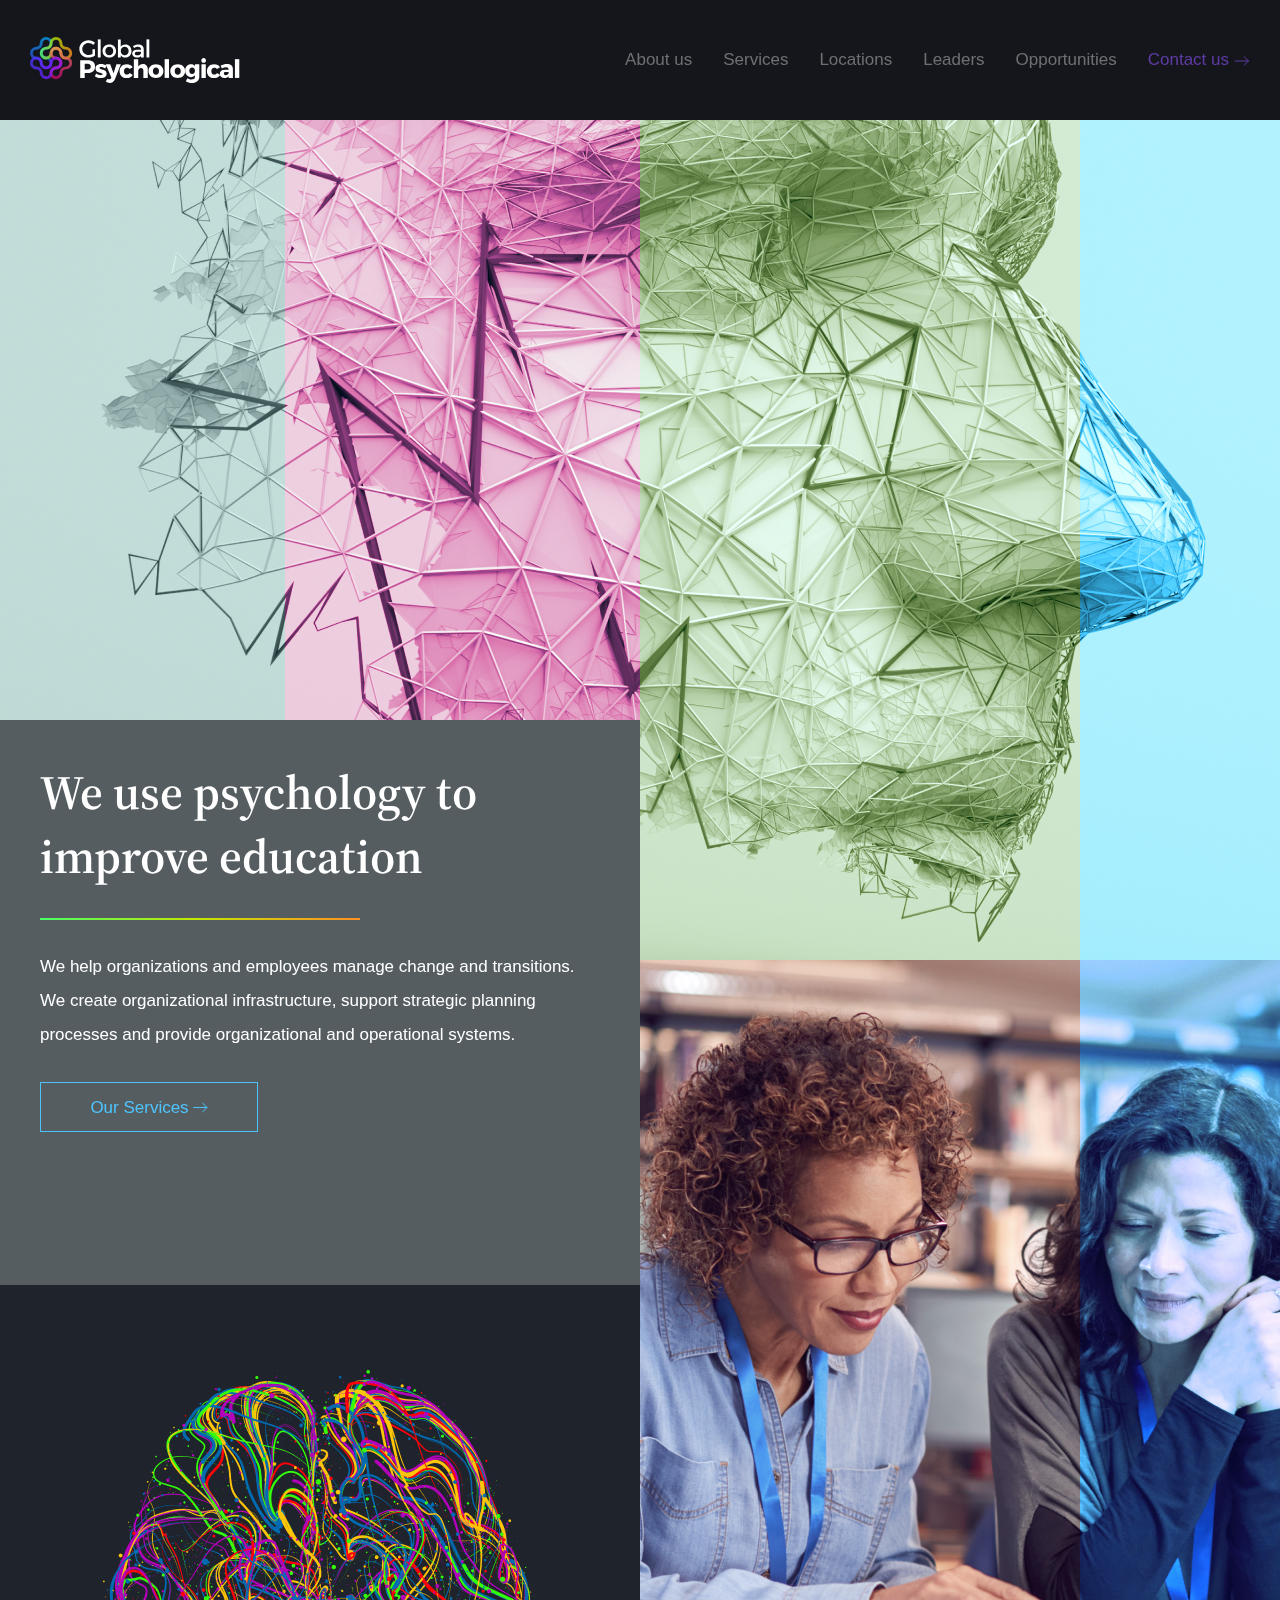
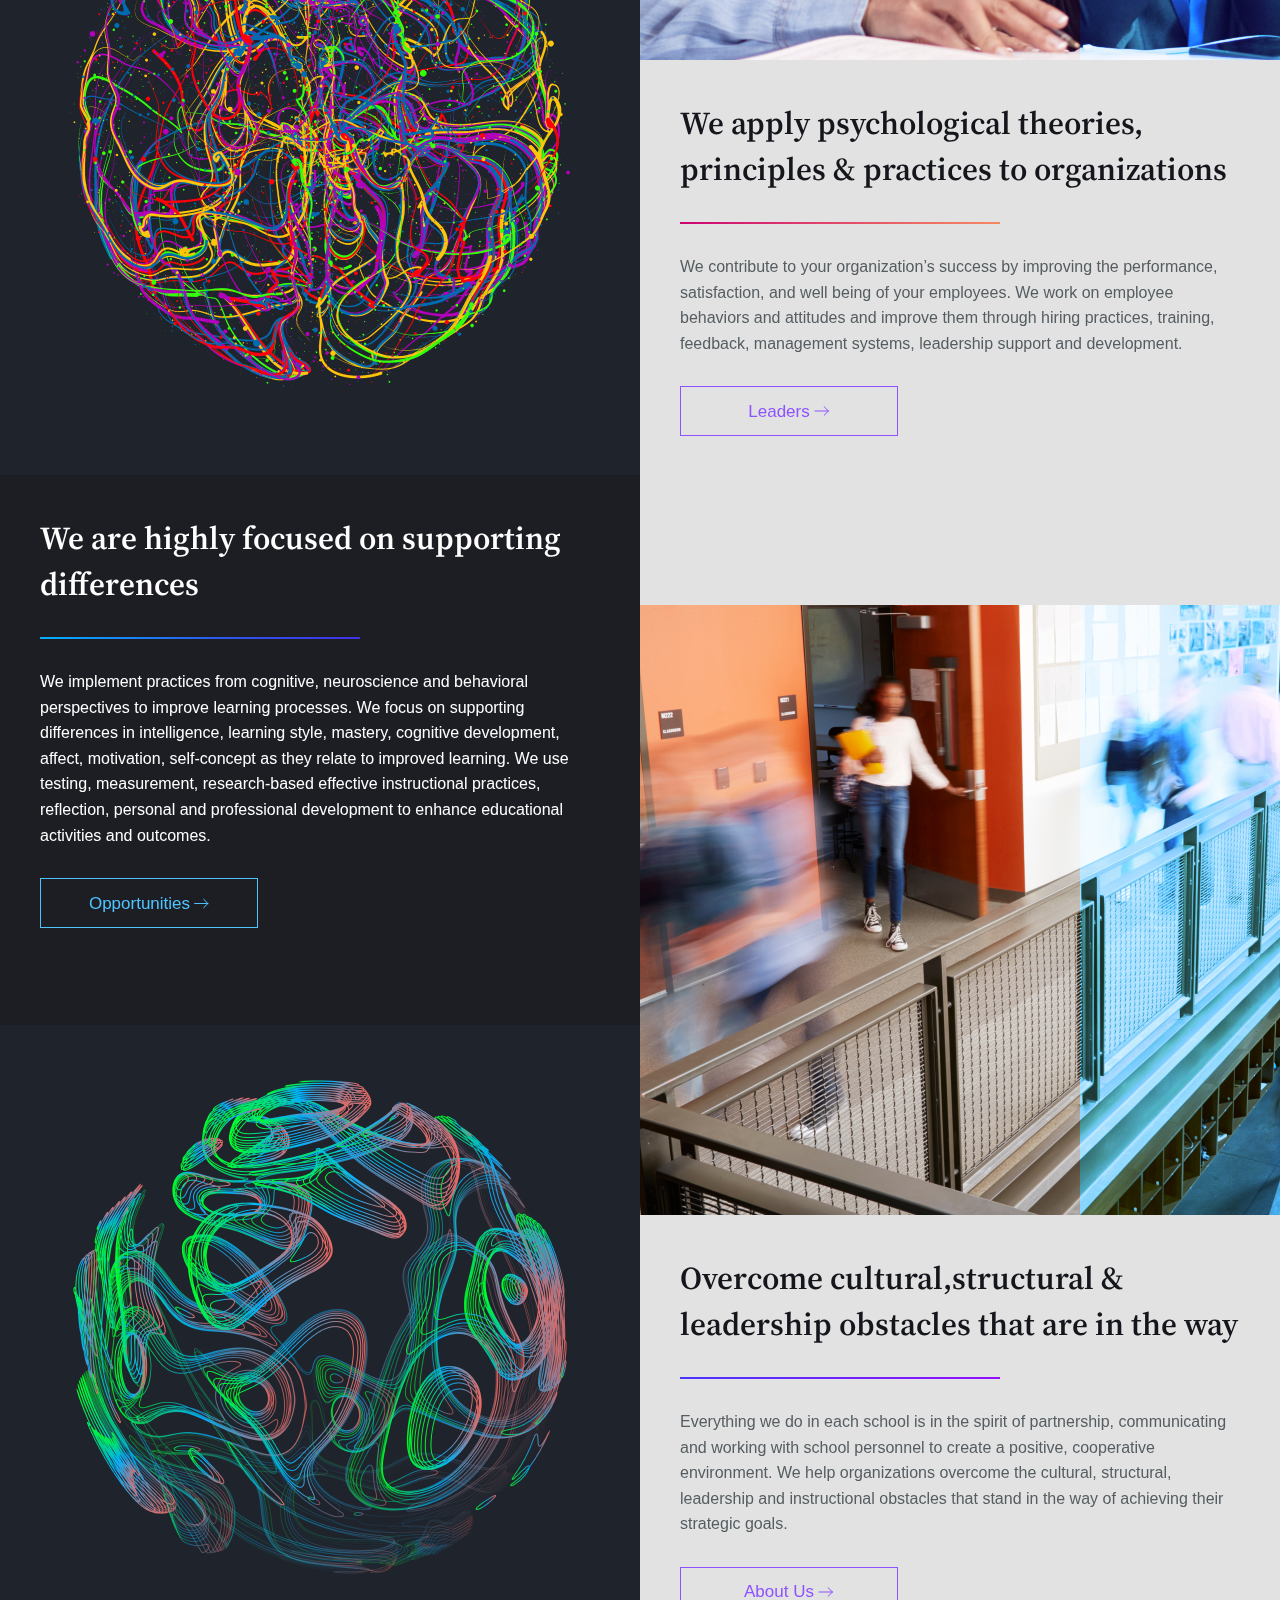
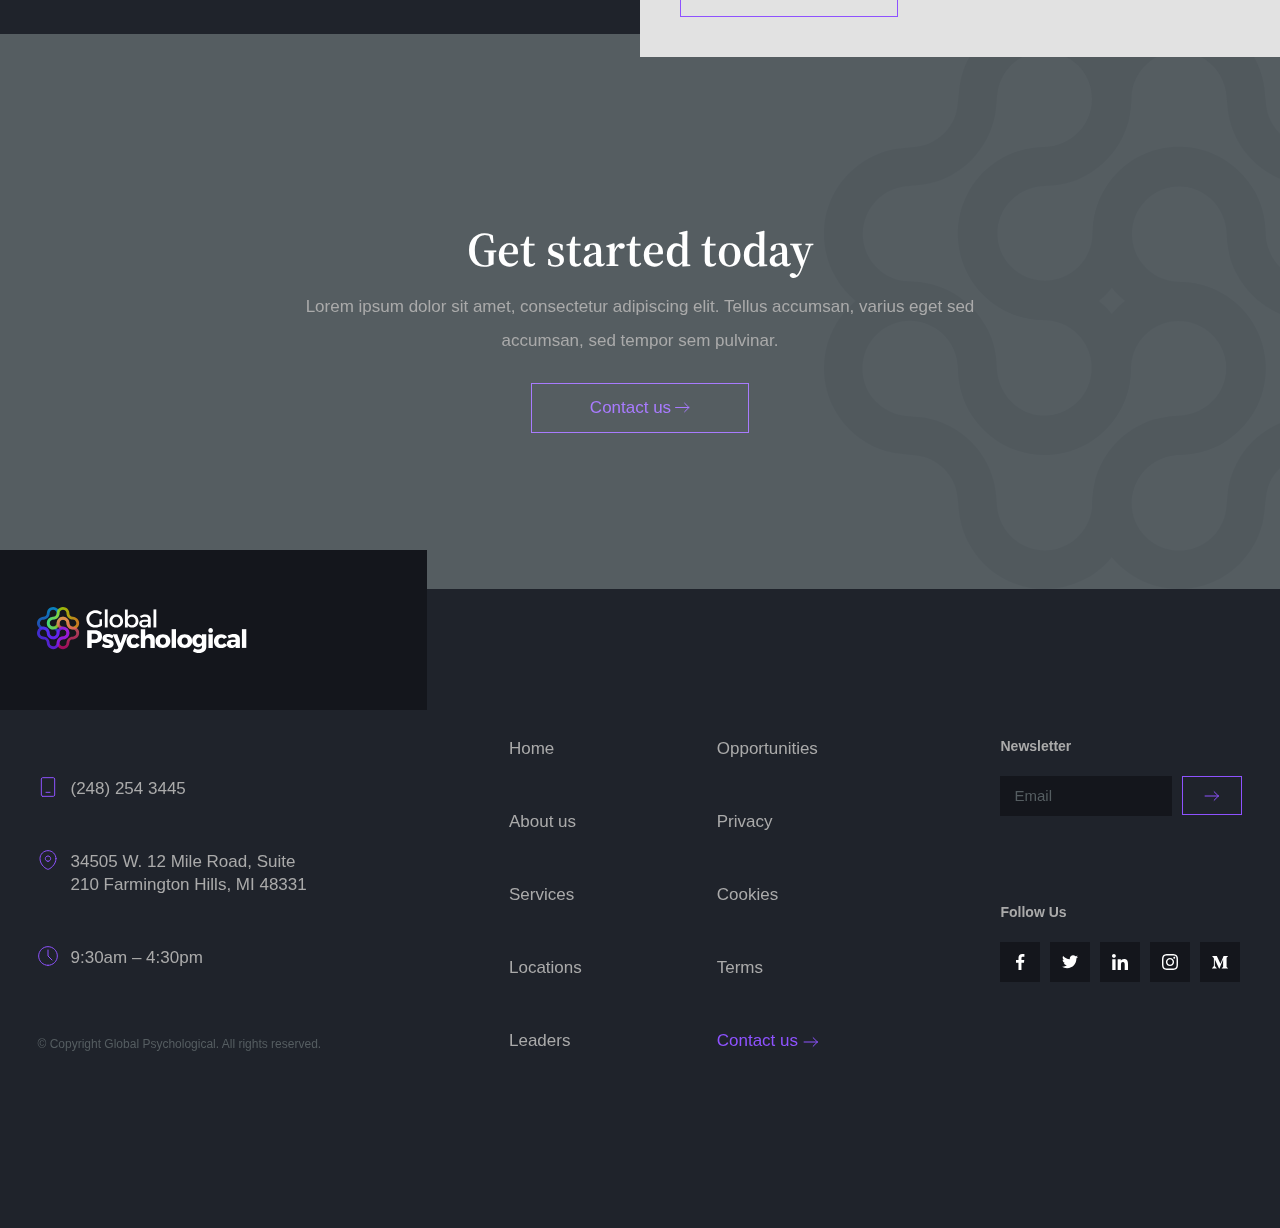
<file: index.html>
<!DOCTYPE html>
<html lang="en">
<head>
    <meta charset="UTF-8">
    <meta http-equiv="X-UA-Compatible" content="IE=edge">
    <meta name="viewport" content="width=device-width, initial-scale=1.0">
    <title>Test</title>
<link href="https://fonts.googleapis.com/css2?family=Source+Serif+Pro:ital,wght@0,200;0,300;0,400;0,600;0,700;1,200;1,300;1,400;1,600&display=swap" rel="stylesheet">
    <link rel="stylesheet" href="css/style.css">
</head>
<body>
    <header>
        <div class="wrapper">
            <div class="header_logo">
                <img src="images/logo.svg" alt="logo_header">
            </div>
            <button class="btn_nav_menu">
                <img src="images/icons/icon_btn_menu.svg" title="btn_menu" >
            </button>
            <nav class="header_nav">
                <ul>
                    <li><a href="about_us.html">About us</a></li>
                    <li><a href="services.html">Services</a></li>
                    <li><a href="locations.html">Locations </a></li>
                    <li><a href="leaders.html">Leaders</a></li>
                    <li><a href="opportunities.html">Opportunities</a></li>
                    <li><a class="link_to" href="contacts.html">Contact us</a></li>
                </ul>
            </nav>
            <nav class="nav_menu_mobile">
                <button class="btn_close btn_nav_close ">
                    <img src="images/icons/close.svg" alt="close">
                </button>
                <div class="nav_menu_mobile-wrap">
                    <ul class="nav_menu_mobile-top">
                        <li><a href="#">Home</a></li>
                        <li><a href="#">About us</a></li>
                        <li><a href="#">Services</a></li>
                        <li><a href="#">Locations </a></li>
                        <li><a href="#">Leaders</a></li>
                        <li><a href="#">Opportunities</a></li>
                        <li><a class="link_to" href="#">Contact us</a></li>
                    </ul>
                    <div class="nav_menu_mobile-bottom">
                        <div class="contact_info">
                            <div class="contact_info_phone">
                                <img src="images/icons/mobile.svg" alt="mobile">
                                <p><a href="tel:(248) 254 3445">(248) 254 3445</a></p>
                            </div>
                            <div class="contact_info_adress">
                                <img src="images/icons/pin.svg" alt="pin">
                                <p>34505 W. 12 Mile Road, Suite 210 Farmington Hills, MI 48331</p>
                            </div>
                            <div class="contact_info_work_time">
                                <img src="images/icons/clock.svg" alt="clock">
                                <p>9:30am – 4:30pm</p>
                            </div>
                        </div>
                    </div>
                </div>
            </nav>
        </div>
    </header>
    <main class="main_page">
        <section class="main_screen main_screen_left">
            <div></div>
            <div class="color_block purple_color_block"></div>
        </section>
        <section class="main_screen main_screen_right">
            <div class="color_block green_color_block"></div>
            <div class="color_block blue_color_block"></div>
        </section>
        <section class="grey_bg block_line_gradient content_left content_text_left use_psychology">
            <div class="wrapper">
                <h1>We use psychology <br>to improve education</h1>
                <div class="line_gradient line_gradient--yellow"></div>
                <p>We help organizations and employees manage change and transitions. We create organizational infrastructure, support strategic planning processes and provide organizational and operational systems. </p>
                <a href="#" class="link_button">Our Services<img src="images/icons/icon_arrow_right_blue.svg"></a>
            </div>
        </section>
        <section class="block_image block_image_lines psychology_image">
            <div></div>
            <div class="color_block blue_color_block"></div>
        </section>
        <section class="dark_bg image_center_block content_left brain_image_block">
            <div class="wrapper">
                <img src="images/Brain.png" title="brain">
            </div>
        </section>
        <section class="light_grey_bg block_line_gradient content_right content_text_right psychological_theories_block">
            <div class="wrapper">
                <h3>We apply psychological theories, principles & <br>practices to organizations</h3>
                <div class="line_gradient line_gradient--red"></div>
                <p>We contribute to your organization’s success by improving the  performance, satisfaction, and well being of your employees. We work on employee behaviors and attitudes and improve them through hiring practices, training, feedback, management systems, leadership support and development.</p>
                <a href="#" class="link_button link_button-purple">Leaders<img src="images/icons/icon_arrow_right.svg"></a>
            </div>
        </section>
        <section class="strong_dark_bg block_line_gradient content_left content_text_left supporting_differences">
            <div class="wrapper">
                <h3>We are highly focused on supporting differences</h3>
                <div class="line_gradient line_gradient--blue"></div>
                <p>We implement practices from cognitive, neuroscience and behavioral perspectives to improve learning processes. We focus on supporting differences in intelligence, learning style, mastery, cognitive development, affect, motivation, self-concept as they relate to improved learning. We use testing, measurement, research-based effective instructional practices, reflection, personal and professional development to enhance educational activities and outcomes. </p>
                <a href="#" class="link_button">Opportunities<img src="images/icons/icon_arrow_right_blue.svg"></a>
            </div>
        </section>
        <section class="block_image block_image_lines content_right supporting_differences_image">
            <img src="images/iStock.png" title="istock">
            <div></div>
            <div class="color_block blue_color_block"></div>
        </section>
        <section class="dark_bg image_center_block content_left ball_image_block">
            <div class="wrapper">
                <img src="images/ball.png" title="ball">
            </div>
        </section>
        <section class="light_grey_bg block_line_gradient content_right content_text_right overcome_block ">
            <div class="wrapper">
                <h3>Overcome cultural,<br>structural & leadership obstacles that are in the way</h3>
                <div class="line_gradient line_gradient--purple"></div>
                <p>Everything we do in each school is in the spirit of partnership, communicating and working with school personnel to create a positive, cooperative environment. We help organizations overcome the cultural, structural, leadership and instructional obstacles that stand in the way of achieving their strategic goals.</p>
                <a href="#" class="link_button link_button-purple">About Us<img src="images/icons/icon_arrow_right.svg"></a>
            </div>
        </section>
    </main>
    <footer>
        <section class="footer_top grey_bg">
            <div class="wrapper">
                <h1>Get started today</h1>
                <p>Lorem ipsum dolor sit amet, consectetur adipiscing elit. Tellus accumsan, varius eget sed accumsan, sed tempor sem pulvinar.</p>
                <a class="link_button link_button-purple_light_footer" href="">Contact us<img src="images/icons/icon_arrow_right_bottom.svg" alt="arrow"></a>
            </div>

        </section>
        <section class="footer_bottom">
            <div class="footer_logo">
                <img src="images/logo.svg" alt="logo">
            </div>
            <div class="wrapper">
                <div class="contact_info">
                    <div class="contact_info_phone">
                        <img src="images/icons/mobile.svg" alt="mobile">
                        <p><a href="tel:(248) 254 3445">(248) 254 3445</a></p>
                    </div>
                    <div class="contact_info_adress">
                        <img src="images/icons/pin.svg" alt="pin">
                        <p>34505 W. 12 Mile Road, Suite 210 Farmington Hills, MI 48331</p>
                    </div>
                    <div class="contact_info_work_time">
                        <img src="images/icons/clock.svg" alt="clock">
                        <p>9:30am – 4:30pm</p>
                    </div>
                </div>
                <div class="footer_menu">
                     <nav>
                        <ul>
                            <li><a href="#">Home</a></li>
                            <li><a href="#">About us</a></li>
                            <li><a href="#">Services</a></li>
                            <li><a href="#">Locations </a></li>
                            <li><a href="#">Leaders</a></li>
                            <li><a href="#">Opportunities</a></li>
                            <li><a href="#">Privacy</a></li>
                            <li><a href="#">Cookies</a></li>
                            <li><a href="#">Terms</a></li>
                            <li><a class="link_to" href="#">Contact us</a></li>
                        </ul>
                     </nav>
                </div>
                <div class="footer_contact_us">
                    <form class="newsletter_block">
                        <label for="newsletter_input"><h6>Newsletter</h6></label>
                        <div>
                            <input id="newsletter_input" type="text" placeholder="Email">
                            <button class="btn_sent_to" type="submit"><img src="images/icons/icon_arrow_right.svg" alt="arrow"></button>
                        </div>
                    </form>
                    <div class="follow_us">
                        <h6>Follow us</h6>
                        <div class="media_links">
                            <a href="#"><img src="images/icons/Facebook.svg" alt="Facebook"></a>
                            <a href="#"><img src="images/icons/Twitter.svg" alt=""></a>
                            <a href="#"><img src="images/icons/LinkedIn.svg" alt=""></a>
                            <a href="#"><img src="images/icons/Instagram.svg" alt=""></a>
                            <a href="#"><img src="images/icons/Medium.svg" alt=""></a>
                        </div>
                    </div>
                </div>
                <div class="copyright">
                    <p>© Copyright Global Psychological. All rights reserved.</p>
                </div>
            </div>
        </section>
    </footer>
    <script
  src="https://code.jquery.com/jquery-3.6.0.min.js"
  integrity="sha256-/xUj+3OJU5yExlq6GSYGSHk7tPXikynS7ogEvDej/m4="
  crossorigin="anonymous"></script>
    <script src="js/script.js"></script>
</body>
</html>
</file>
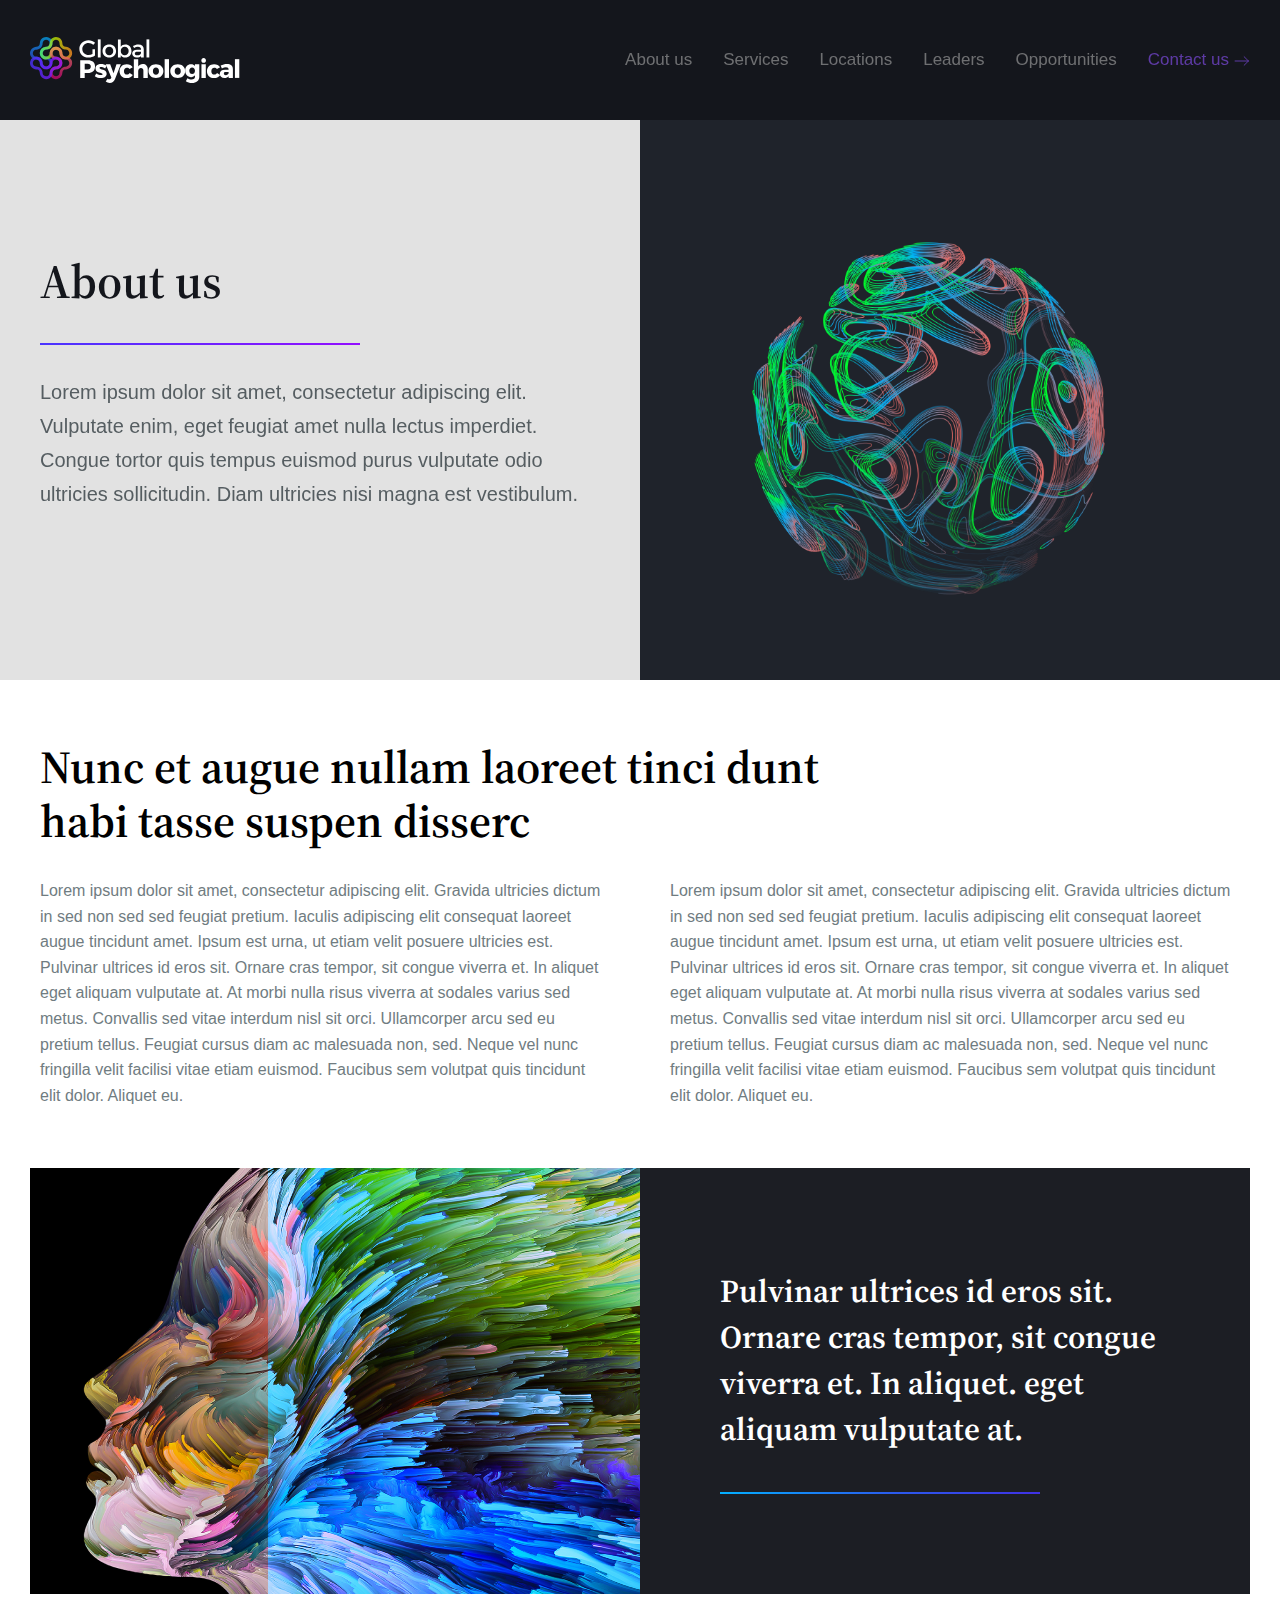
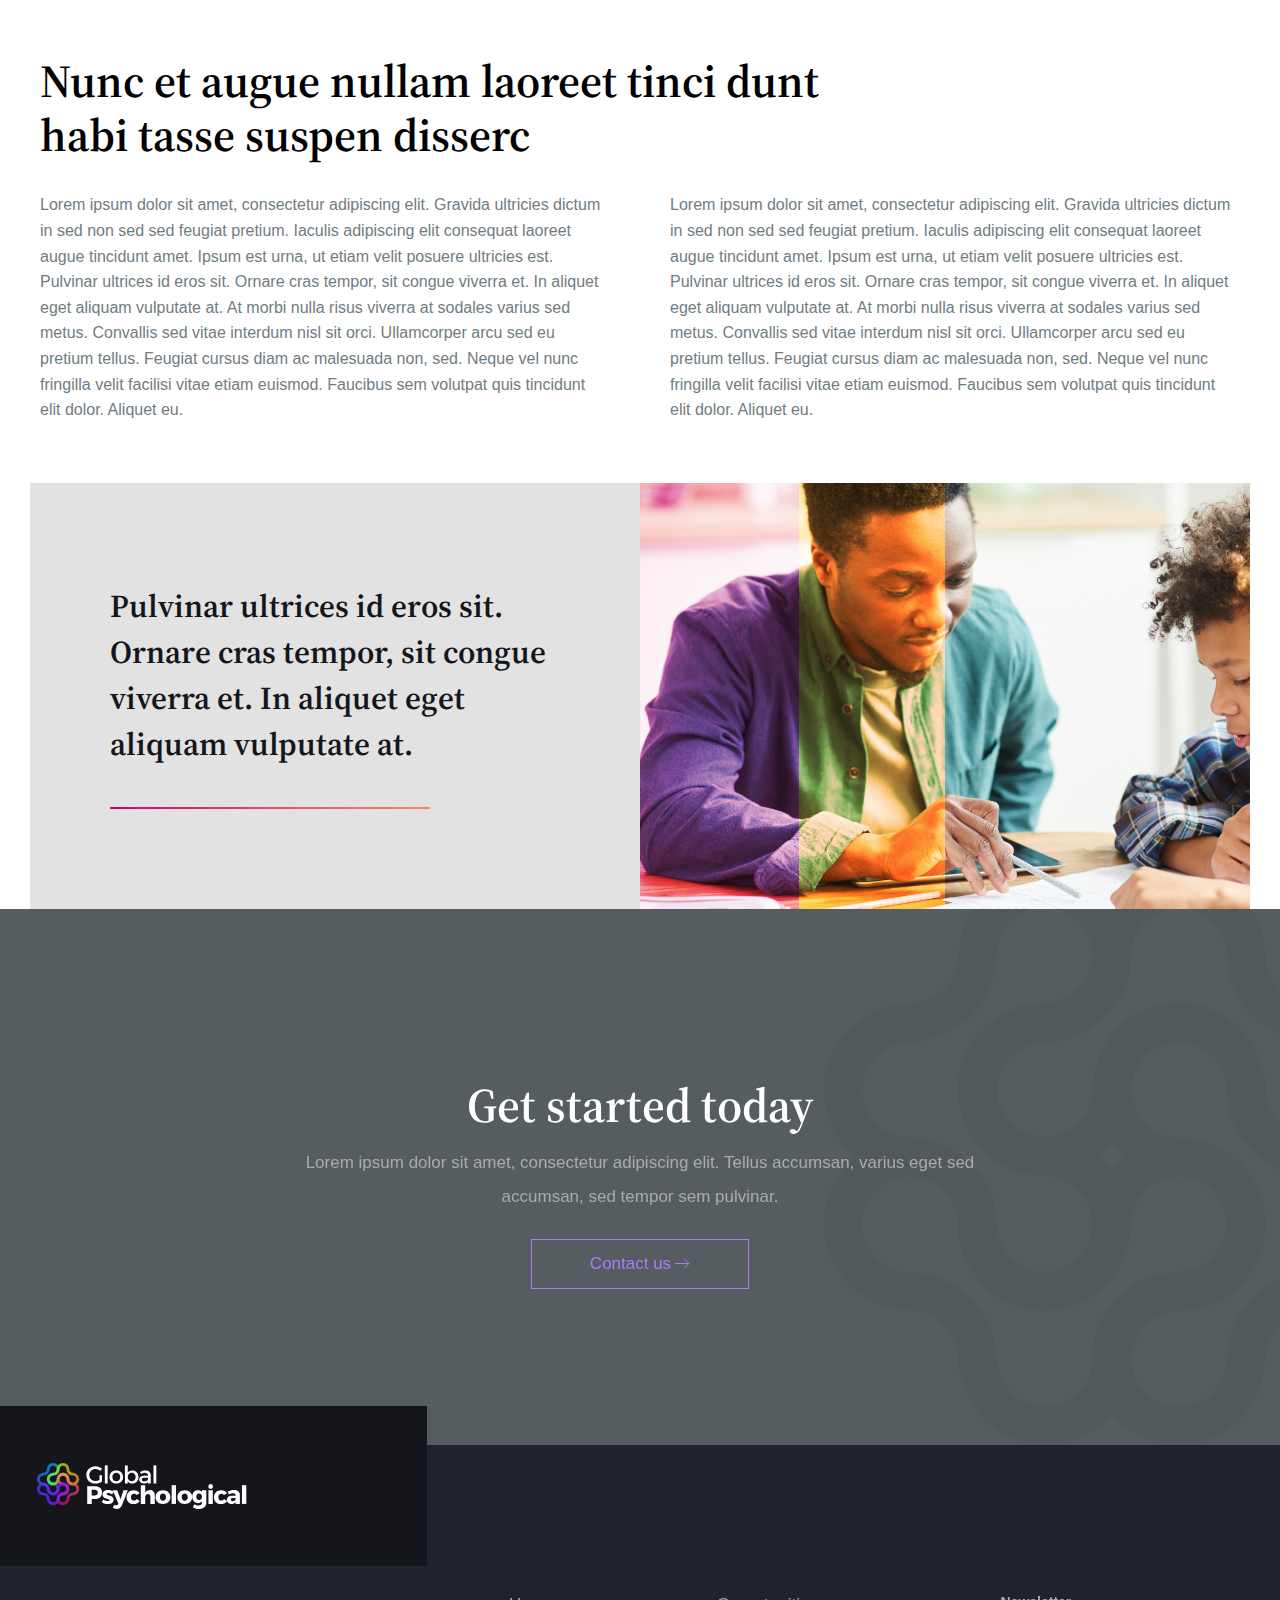
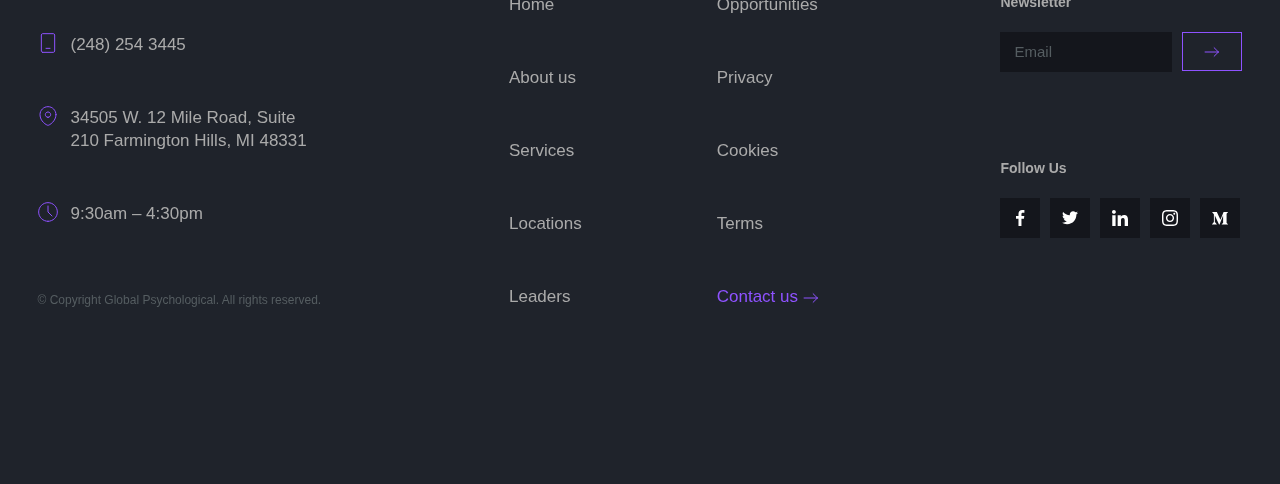
<file: about_us.html>
<!DOCTYPE html>
<html lang="en">
<head>
    <meta charset="UTF-8">
    <meta http-equiv="X-UA-Compatible" content="IE=edge">
    <meta name="viewport" content="width=device-width, initial-scale=1.0">
    <title>Test</title>
    <link rel="preconnect" href="https://fonts.gstatic.com">
<link href="https://fonts.googleapis.com/css2?family=Source+Serif+Pro:ital,wght@0,200;0,300;0,400;0,600;0,700;1,200;1,300;1,400;1,600&display=swap" rel="stylesheet">
    <link rel="stylesheet" href="css/style.css">
</head>
<body>
    <header>
        <div class="wrapper">
            <div class="header_logo">
                <img src="images/logo.svg" alt="logo_header">
            </div>
            <button class="btn_nav_menu">
                <img src="images/icons/icon_btn_menu.svg" title="btn_menu" >
            </button>
            <nav class="header_nav">
                <ul>
                    <li><a href="about_us.html">About us</a></li>
                    <li><a href="services.html">Services</a></li>
                    <li><a href="locations.html">Locations </a></li>
                    <li><a href="leaders.html">Leaders</a></li>
                    <li><a href="opportunities.html">Opportunities</a></li>
                    <li><a class="link_to" href="contacts.html">Contact us</a></li>
                </ul>
            </nav>
            <nav class="nav_menu_mobile">
                <button class="btn_close btn_nav_close ">
                    <img src="images/icons/close.svg" alt="close">
                </button>
                <div class="nav_menu_mobile-wrap">
                    <ul class="nav_menu_mobile-top">
                        <li><a href="#">Home</a></li>
                        <li><a href="#">About us</a></li>
                        <li><a href="#">Services</a></li>
                        <li><a href="#">Locations </a></li>
                        <li><a href="#">Leaders</a></li>
                        <li><a href="#">Opportunities</a></li>
                        <li><a class="link_to" href="#">Contact us</a></li>
                    </ul>
                    <div class="nav_menu_mobile-bottom">
                        <div class="contact_info">
                            <div class="contact_info_phone">
                                <img src="images/icons/mobile.svg" alt="mobile">
                                <p><a href="tel:(248) 254 3445">(248) 254 3445</a></p>
                            </div>
                            <div class="contact_info_adress">
                                <img src="images/icons/pin.svg" alt="pin">
                                <p>34505 W. 12 Mile Road, Suite 210 Farmington Hills, MI 48331</p>
                            </div>
                            <div class="contact_info_work_time">
                                <img src="images/icons/clock.svg" alt="clock">
                                <p>9:30am – 4:30pm</p>
                            </div>
                        </div>
                    </div>
                </div>
            </nav>
        </div>
    </header>
    <main>
        <section class="text_image_top">
            <section class="light_grey_bg block_line_gradient content_left content_text_left">
                <div class="wrapper">
                    <h1>About us</h1>
                    <div class="line_gradient line_gradient--purple"></div>
                    <p>Lorem ipsum dolor sit amet, consectetur adipiscing elit. Vulputate enim, eget feugiat amet nulla lectus imperdiet. Congue tortor quis tempus euismod purus vulputate odio ultricies sollicitudin. Diam ultricies nisi magna est vestibulum.</p>
                </div>
            </section>
            <section class="dark_bg image_center_block content_right ball_image_block">
                <div class="wrapper">
                    <img src="images/ball.png" title="ball">
                </div>
            </section>
        </section>
        <section class="main_content">
            <div class="wrapper">
                <section class="text_only">
                    <div class="wrapper_in_wrap">
                        <h2>Nunc et augue nullam laoreet tinci dunt habi tasse suspen disserc</h2>
                        <article>
                            <p>Lorem ipsum dolor sit amet, consectetur adipiscing elit. Gravida ultricies dictum in sed non sed sed feugiat pretium. Iaculis adipiscing elit consequat laoreet augue tincidunt amet. Ipsum est urna, ut etiam velit posuere ultricies est. Pulvinar ultrices id eros sit. Ornare cras tempor, sit congue viverra et. In aliquet eget aliquam vulputate at. At morbi nulla risus viverra at sodales varius sed metus. Convallis sed vitae interdum nisl sit orci. Ullamcorper arcu sed eu pretium tellus. Feugiat cursus diam ac malesuada non, sed. Neque vel nunc fringilla velit facilisi vitae etiam euismod. Faucibus sem volutpat quis tincidunt elit dolor. Aliquet eu.</p>
                            <p>Lorem ipsum dolor sit amet, consectetur adipiscing elit. Gravida ultricies dictum in sed non sed sed feugiat pretium. Iaculis adipiscing elit consequat laoreet augue tincidunt amet. Ipsum est urna, ut etiam velit posuere ultricies est. Pulvinar ultrices id eros sit. Ornare cras tempor, sit congue viverra et. In aliquet eget aliquam vulputate at. At morbi nulla risus viverra at sodales varius sed metus. Convallis sed vitae interdum nisl sit orci. Ullamcorper arcu sed eu pretium tellus. Feugiat cursus diam ac malesuada non, sed. Neque vel nunc fringilla velit facilisi vitae etiam euismod. Faucibus sem volutpat quis tincidunt elit dolor. Aliquet eu.</p>
                        </article>
                    </div>
                </section>
                <section class="text_image_content">
                    <section class="block_image block_image_lines content_left grid_39_61 grid_35_50_15">
                        <img src="images/hair.png" title="hair">
                        <div></div>
                        <div class="color_block blue_color_block"></div>
                        <div></div>
                    </section>
                    <section class="strong_dark_bg  block_line_gradient content_right content_text_right">
                        <div class="wrapper">
                            <h3>Pulvinar ultrices id eros sit. Ornare cras tempor, sit congue viverra et. In aliquet. eget aliquam vulputate at.</h3>
                            <div class="line_gradient line_gradient--blue"></div>
                        </div>
                    </section>
                </section>
                <section class="text_only">
                    <div class="wrapper_text">
                        <div class="wrapper_in_wrap">
                            <h2>Nunc et augue nullam laoreet tinci dunt habi tasse suspen disserc</h2>
                            <article>
                                <p>Lorem ipsum dolor sit amet, consectetur adipiscing elit. Gravida ultricies dictum in sed non sed sed feugiat pretium. Iaculis adipiscing elit consequat laoreet augue tincidunt amet. Ipsum est urna, ut etiam velit posuere ultricies est. Pulvinar ultrices id eros sit. Ornare cras tempor, sit congue viverra et. In aliquet eget aliquam vulputate at. At morbi nulla risus viverra at sodales varius sed metus. Convallis sed vitae interdum nisl sit orci. Ullamcorper arcu sed eu pretium tellus. Feugiat cursus diam ac malesuada non, sed. Neque vel nunc fringilla velit facilisi vitae etiam euismod. Faucibus sem volutpat quis tincidunt elit dolor. Aliquet eu.</p>
                                <p>Lorem ipsum dolor sit amet, consectetur adipiscing elit. Gravida ultricies dictum in sed non sed sed feugiat pretium. Iaculis adipiscing elit consequat laoreet augue tincidunt amet. Ipsum est urna, ut etiam velit posuere ultricies est. Pulvinar ultrices id eros sit. Ornare cras tempor, sit congue viverra et. In aliquet eget aliquam vulputate at. At morbi nulla risus viverra at sodales varius sed metus. Convallis sed vitae interdum nisl sit orci. Ullamcorper arcu sed eu pretium tellus. Feugiat cursus diam ac malesuada non, sed. Neque vel nunc fringilla velit facilisi vitae etiam euismod. Faucibus sem volutpat quis tincidunt elit dolor. Aliquet eu.</p>
                            </article>
                         </div>
                    </div>
                </section>
                <section class="text_image_content">
                    <section class="light_grey_bg block_line_gradient content_left content_text_left">
                        <div class="wrapper">
                            <h3>Pulvinar ultrices id eros sit. Ornare cras tempor, sit congue viverra et. In aliquet eget aliquam vulputate at.</h3>
                            <div class="line_gradient line_gradient--red"></div>
                        </div>
                    </section>
                    <section class="block_image block_image_lines content_left grid_26_24_50">
                        <img src="images/teacher.png" title="hair">
                        <div class="color_block purple_color_block"></div>
                        <div class="color_block yellow_color_block"></div>
                        <div></div>
                    </section>
                    
                </section>
            </div>
        </section>
    </main>
    <footer>
        <section class="footer_top grey_bg">
            <div class="wrapper">
                <h1>Get started today</h1>
                <p>Lorem ipsum dolor sit amet, consectetur adipiscing elit. Tellus accumsan, varius eget sed accumsan, sed tempor sem pulvinar.</p>
                <a class="link_button link_button-purple_light_footer" href="">Contact us<img src="images/icons/icon_arrow_right_bottom.svg" alt="arrow"></a>
            </div>

        </section>
        <section class="footer_bottom">
            <div class="footer_logo">
                <img src="images/logo.svg" alt="logo">
            </div>
            <div class="wrapper">
                <div class="contact_info">
                    <div class="contact_info_phone">
                        <img src="images/icons/mobile.svg" alt="mobile">
                        <p><a href="tel:(248) 254 3445">(248) 254 3445</a></p>
                    </div>
                    <div class="contact_info_adress">
                        <img src="images/icons/pin.svg" alt="pin">
                        <p>34505 W. 12 Mile Road, Suite 210 Farmington Hills, MI 48331</p>
                    </div>
                    <div class="contact_info_work_time">
                        <img src="images/icons/clock.svg" alt="clock">
                        <p>9:30am – 4:30pm</p>
                    </div>
                </div>
                <div class="footer_menu">
                     <nav>
                        <ul>
                            <li><a href="#">Home</a></li>
                            <li><a href="#">About us</a></li>
                            <li><a href="#">Services</a></li>
                            <li><a href="#">Locations </a></li>
                            <li><a href="#">Leaders</a></li>
                            <li><a href="#">Opportunities</a></li>
                            <li><a href="#">Privacy</a></li>
                            <li><a href="#">Cookies</a></li>
                            <li><a href="#">Terms</a></li>
                            <li><a class="link_to" href="#">Contact us</a></li>
                        </ul>
                     </nav>
                </div>
                <div class="footer_contact_us">
                    <form class="newsletter_block">
                        <label for="newsletter_input"><h6>Newsletter</h6></label>
                        <div>
                            <input id="newsletter_input" type="text" placeholder="Email">
                            <button class="btn_sent_to" type="submit"><img src="images/icons/icon_arrow_right.svg" alt="arrow"></button>
                        </div>
                    </form>
                    <div class="follow_us">
                        <h6>Follow us</h6>
                        <div class="media_links">
                            <a href="#"><img src="images/icons/Facebook.svg" alt="Facebook"></a>
                            <a href="#"><img src="images/icons/Twitter.svg" alt=""></a>
                            <a href="#"><img src="images/icons/LinkedIn.svg" alt=""></a>
                            <a href="#"><img src="images/icons/Instagram.svg" alt=""></a>
                            <a href="#"><img src="images/icons/Medium.svg" alt=""></a>
                        </div>
                    </div>
                </div>
                <div class="copyright">
                    <p>© Copyright Global Psychological. All rights reserved.</p>
                </div>
            </div>
        </section>
    </footer>
    <script
  src="https://code.jquery.com/jquery-3.6.0.min.js"
  integrity="sha256-/xUj+3OJU5yExlq6GSYGSHk7tPXikynS7ogEvDej/m4="
  crossorigin="anonymous"></script>
    <script src="js/script.js"></script>
</body>
</html>
</file>
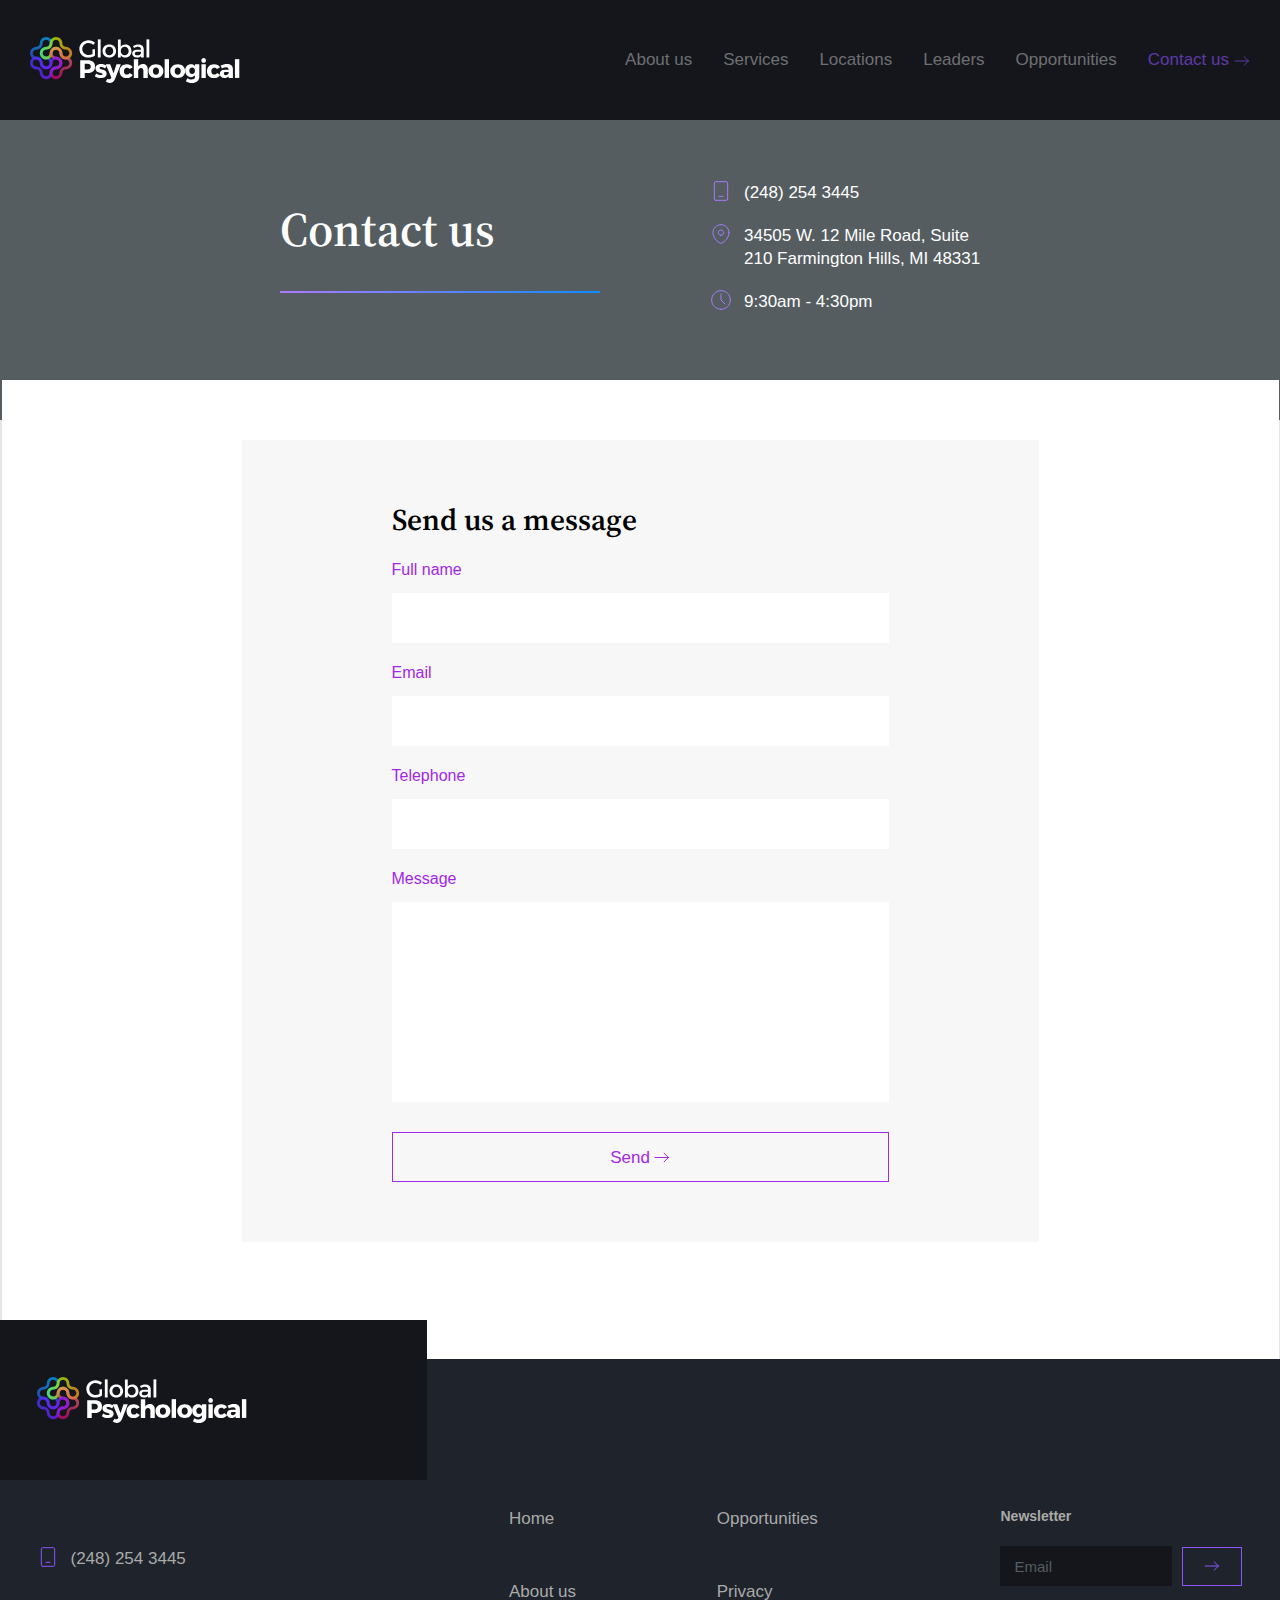
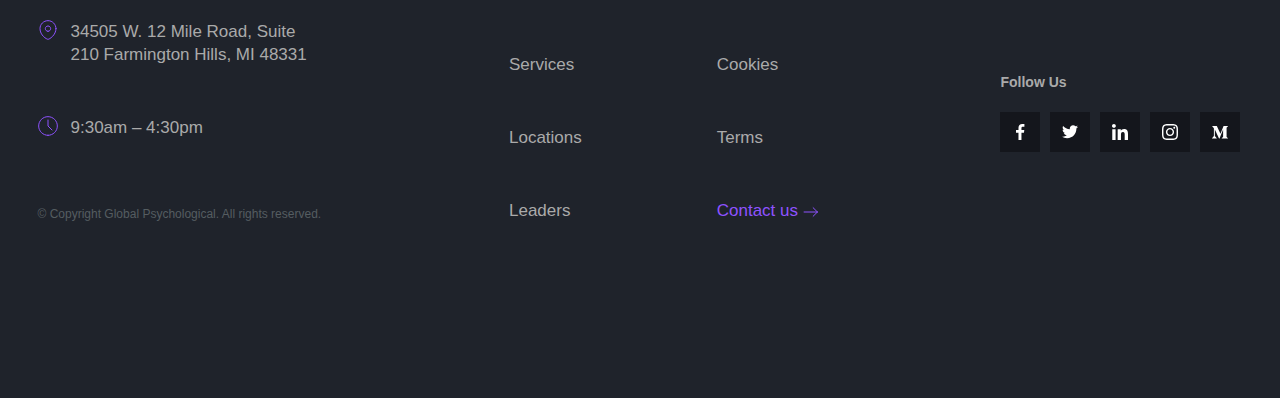
<file: contacts.html>
<!DOCTYPE html>
<html lang="en">
<head>
    <meta charset="UTF-8">
    <meta http-equiv="X-UA-Compatible" content="IE=edge">
    <meta name="viewport" content="width=device-width, initial-scale=1.0">
    <title>Test</title>
    <link rel="preconnect" href="https://fonts.gstatic.com">
<link href="https://fonts.googleapis.com/css2?family=Source+Serif+Pro:ital,wght@0,200;0,300;0,400;0,600;0,700;1,200;1,300;1,400;1,600&display=swap" rel="stylesheet">
    <link rel="stylesheet" href="css/style.css">
</head>
<body>
    <header>
        <div class="wrapper">
            <div class="header_logo">
                <img src="images/logo.svg" alt="logo_header">
            </div>
            <button class="btn_nav_menu">
                <img src="images/icons/icon_btn_menu.svg" title="btn_menu" >
            </button>
            <nav class="header_nav">
                <ul>
                    <li><a href="about_us.html">About us</a></li>
                    <li><a href="services.html">Services</a></li>
                    <li><a href="locations.html">Locations </a></li>
                    <li><a href="leaders.html">Leaders</a></li>
                    <li><a href="opportunities.html">Opportunities</a></li>
                    <li><a class="link_to" href="contacts.html">Contact us</a></li>
                </ul>
            </nav>
            <nav class="nav_menu_mobile">
                <button class="btn_close btn_nav_close ">
                    <img src="images/icons/close.svg" alt="close">
                </button>
                <div class="nav_menu_mobile-wrap">
                    <ul class="nav_menu_mobile-top">
                        <li><a href="#">Home</a></li>
                        <li><a href="#">About us</a></li>
                        <li><a href="#">Services</a></li>
                        <li><a href="#">Locations </a></li>
                        <li><a href="#">Leaders</a></li>
                        <li><a href="#">Opportunities</a></li>
                        <li><a class="link_to" href="#">Contact us</a></li>
                    </ul>
                    <div class="nav_menu_mobile-bottom">
                        <div class="contact_info">
                            <div class="contact_info_phone">
                                <img src="images/icons/mobile.svg" alt="mobile">
                                <p><a href="tel:(248) 254 3445">(248) 254 3445</a></p>
                            </div>
                            <div class="contact_info_adress">
                                <img src="images/icons/pin.svg" alt="pin">
                                <p>34505 W. 12 Mile Road, Suite 210 Farmington Hills, MI 48331</p>
                            </div>
                            <div class="contact_info_work_time">
                                <img src="images/icons/clock.svg" alt="clock">
                                <p>9:30am – 4:30pm</p>
                            </div>
                        </div>
                    </div>
                </div>
            </nav>
        </div>
    </header>
    <main>
        <section class="text_image_top text_top">
            <section class="grey_bg block_line_gradient content_left content_text_left">
                <div class="wrapper">
                    <h1>Contact us</h1>
                    <div class="line_gradient line_gradient--purple-blue"></div>
                </div>
            </section>
            <section class="grey_bg block_line_gradient content_right content_text_right">
                <div class="wrapper">
                    <div class="contact_info">
                        <div class="contact_info_phone">
                            <img src="images/icons/Mobile_contact.svg" alt="mobile">
                            <p><a href="tel:(248) 254 3445">(248) 254 3445</a></p>
                        </div>
                        <div class="contact_info_adress">
                            <img src="images/icons/Pin_contact.svg" alt="pin">
                            <p>34505 W. 12 Mile Road, Suite 210 Farmington Hills, MI 48331</p>
                        </div>
                        <div class="contact_info_work_time">
                            <img src="images/icons/Clock_contact.svg" alt="clock">
                            <p>9:30am - 4:30pm</p>
                        </div>
                    </div>
                </div>
            </section>
        </section>
        <section class="main_content contact_content single_content">
            <div class="wrapper">
                <form class="contact_form">
                    <h4>Send us a message</h4>
                    <label for="input_name">Full name</label>
                    <input name="name" id="input_name" type="text">
                    <label for="input_email">Email</label>
                    <input name="email" id="input_email" type="text">
                    <label for="input_telephone">Telephone</label>
                    <input name="telephone" id="input_name" type="text">
                    <label for="input_message">Message</label>
                    <textarea name="Message" id="input_message" type="text"></textarea>
                    <button type="submit" class="link_button link_button-purple_light" type="submit">Send<img src="images/icons/icon_arrow_right_purple.svg" alt="arrow"></button>
                </form>
            </div>
        </section>
    </main>
    <footer>
        <section class="footer_bottom">
            <div class="footer_logo">
                <img src="images/logo.svg" alt="logo">
            </div>
            <div class="wrapper">
                <div class="contact_info">
                    <div class="contact_info_phone">
                        <img src="images/icons/mobile.svg" alt="mobile">
                        <p><a href="tel:(248) 254 3445">(248) 254 3445</a></p>
                    </div>
                    <div class="contact_info_adress">
                        <img src="images/icons/pin.svg" alt="pin">
                        <p>34505 W. 12 Mile Road, Suite 210 Farmington Hills, MI 48331</p>
                    </div>
                    <div class="contact_info_work_time">
                        <img src="images/icons/clock.svg" alt="clock">
                        <p>9:30am – 4:30pm</p>
                    </div>
                </div>
                <div class="footer_menu">
                     <nav>
                        <ul>
                            <li><a href="#">Home</a></li>
                            <li><a href="#">About us</a></li>
                            <li><a href="#">Services</a></li>
                            <li><a href="#">Locations </a></li>
                            <li><a href="#">Leaders</a></li>
                            <li><a href="#">Opportunities</a></li>
                            <li><a href="#">Privacy</a></li>
                            <li><a href="#">Cookies</a></li>
                            <li><a href="#">Terms</a></li>
                            <li><a class="link_to" href="#">Contact us</a></li>
                        </ul>
                     </nav>
                </div>
                <div class="footer_contact_us">
                    <form class="newsletter_block">
                        <label for="newsletter_input"><h6>Newsletter</h6></label>
                        <div>
                            <input id="newsletter_input" type="text" placeholder="Email">
                            <button class="btn_sent_to" type="submit"><img src="images/icons/icon_arrow_right.svg" alt="arrow"></button>
                        </div>
                    </form>
                    <div class="follow_us">
                        <h6>Follow us</h6>
                        <div class="media_links">
                            <a href="#"><img src="images/icons/Facebook.svg" alt="Facebook"></a>
                            <a href="#"><img src="images/icons/Twitter.svg" alt=""></a>
                            <a href="#"><img src="images/icons/LinkedIn.svg" alt=""></a>
                            <a href="#"><img src="images/icons/Instagram.svg" alt=""></a>
                            <a href="#"><img src="images/icons/Medium.svg" alt=""></a>
                        </div>
                    </div>
                </div>
                <div class="copyright">
                    <p>© Copyright Global Psychological. All rights reserved.</p>
                </div>
            </div>
        </section>
    </footer>
    <script
  src="https://code.jquery.com/jquery-3.6.0.min.js"
  integrity="sha256-/xUj+3OJU5yExlq6GSYGSHk7tPXikynS7ogEvDej/m4="
  crossorigin="anonymous"></script>
    <script src="js/script.js"></script>
</body>
</html>
</file>
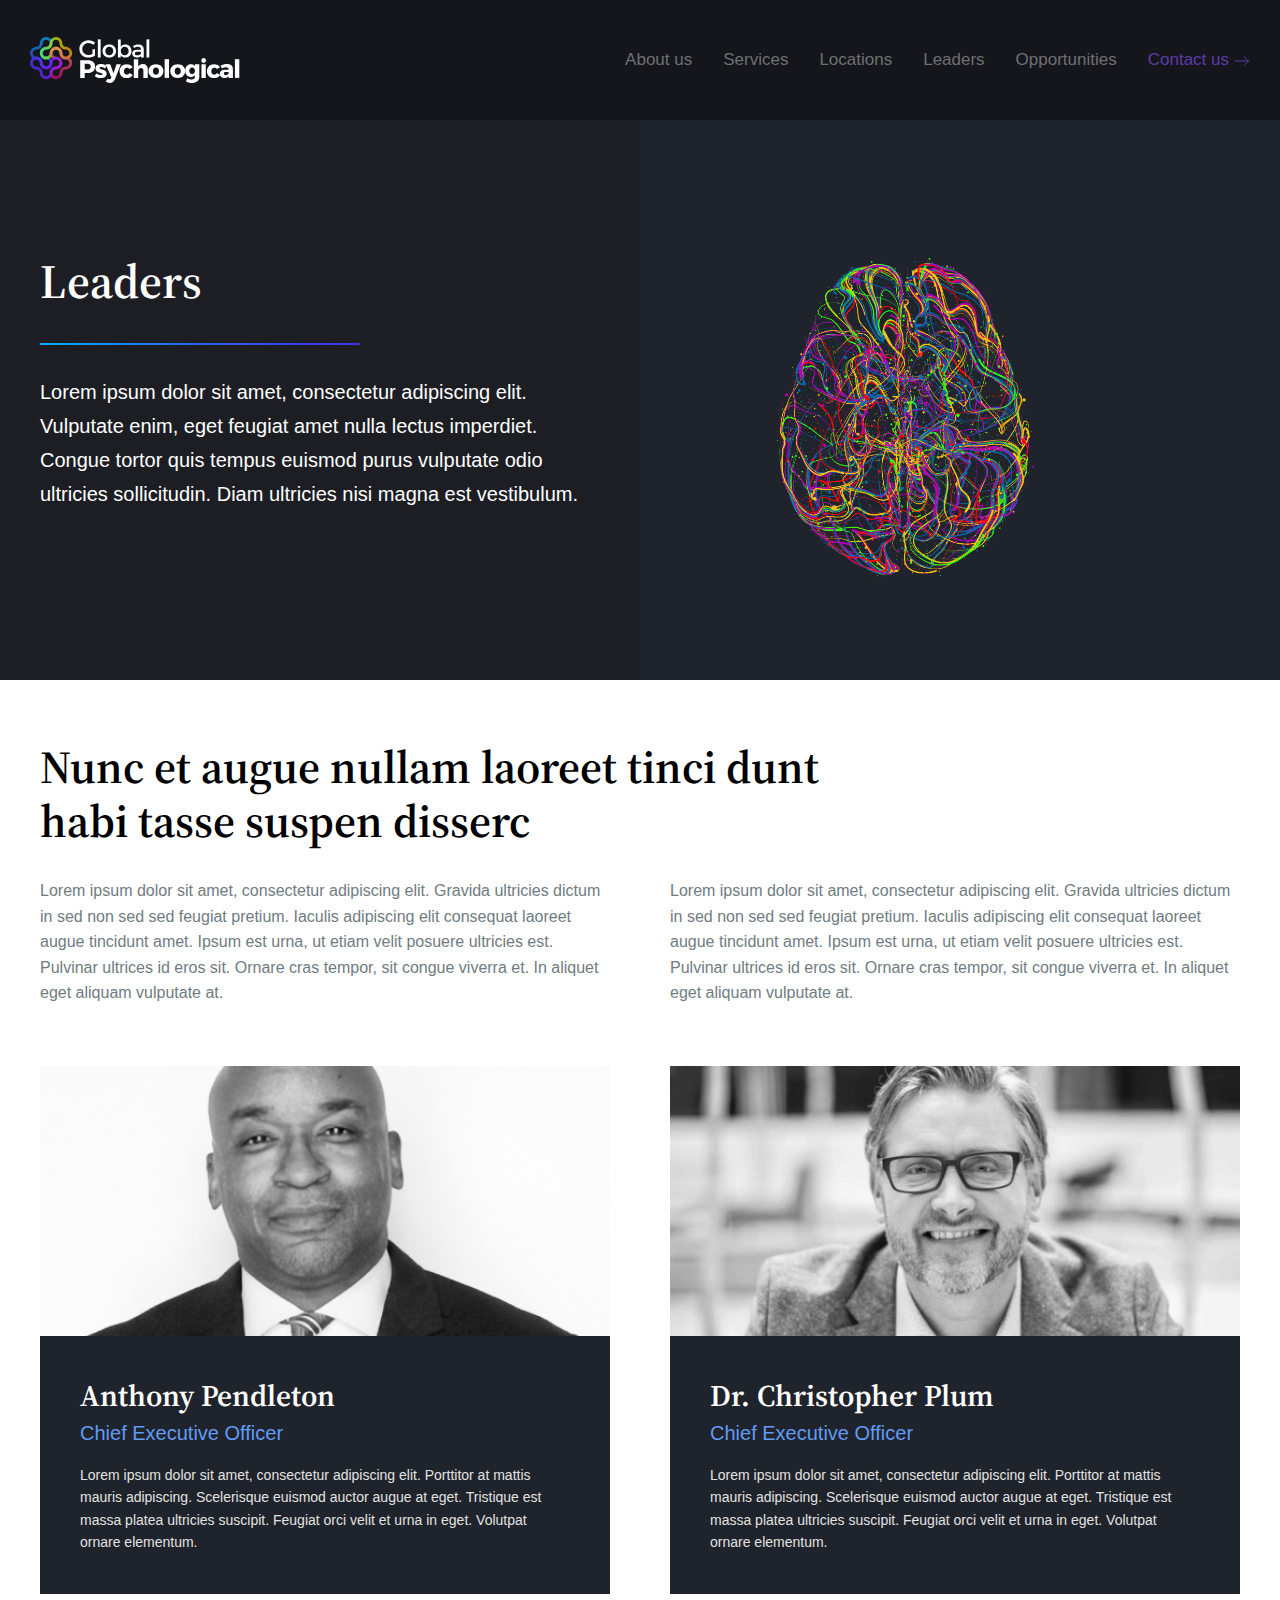
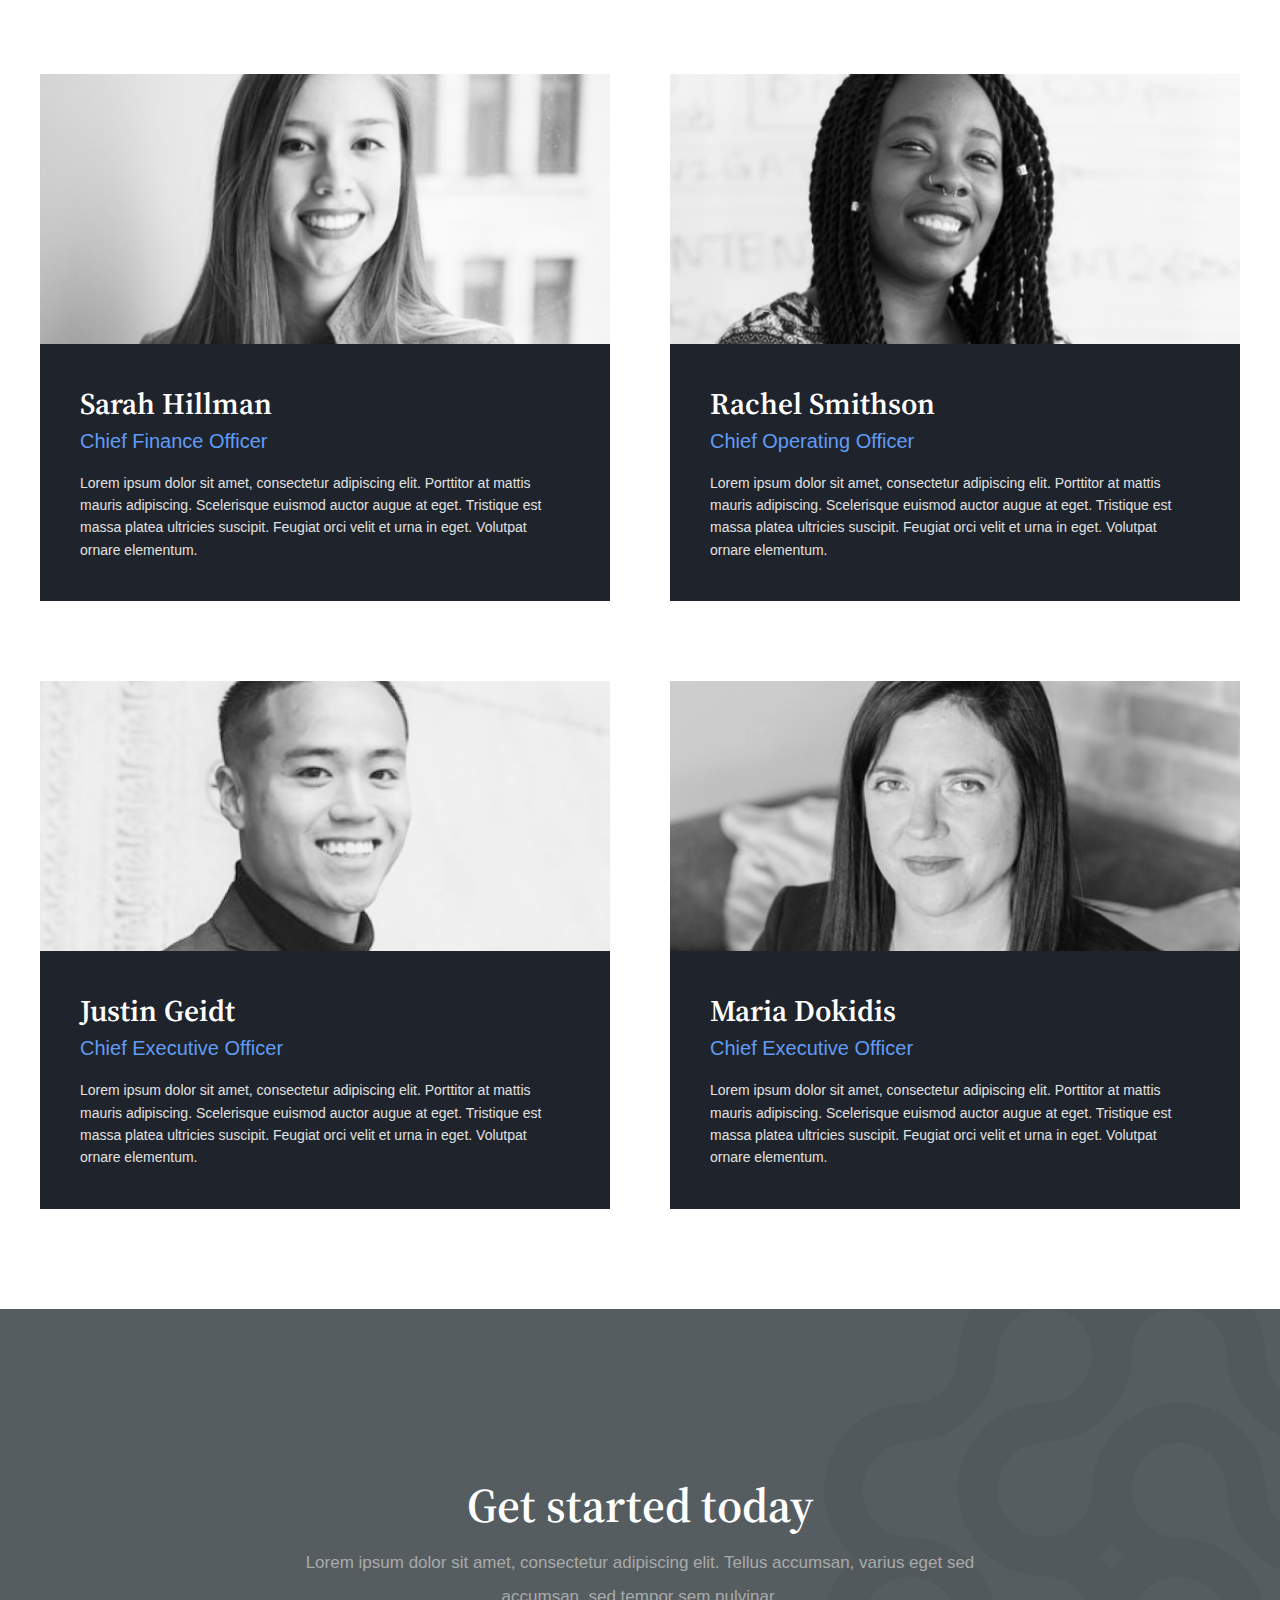
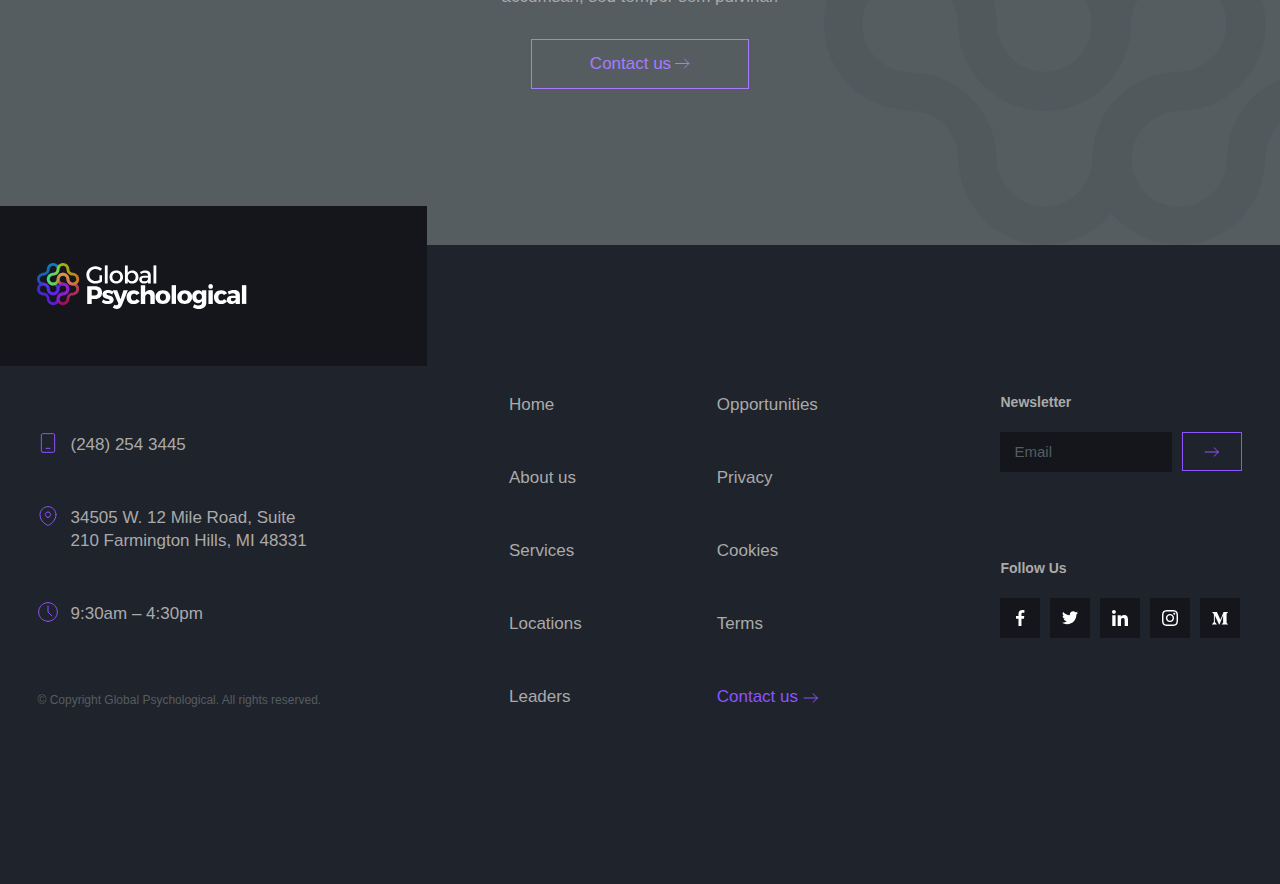
<file: leaders.html>
<!DOCTYPE html>
<html lang="en">
<head>
    <meta charset="UTF-8">
    <meta http-equiv="X-UA-Compatible" content="IE=edge">
    <meta name="viewport" content="width=device-width, initial-scale=1.0">
    <title>Test</title>
    <link rel="preconnect" href="https://fonts.gstatic.com">
<link href="https://fonts.googleapis.com/css2?family=Source+Serif+Pro:ital,wght@0,200;0,300;0,400;0,600;0,700;1,200;1,300;1,400;1,600&display=swap" rel="stylesheet">
    <link rel="stylesheet" href="css/style.css">
</head>
<body>
    <header>
        <div class="wrapper">
            <div class="header_logo">
                <img src="images/logo.svg" alt="logo_header">
            </div>
            <button class="btn_nav_menu">
                <img src="images/icons/icon_btn_menu.svg" title="btn_menu" >
            </button>
            <nav class="header_nav">
                <ul>
                    <li><a href="about_us.html">About us</a></li>
                    <li><a href="services.html">Services</a></li>
                    <li><a href="locations.html">Locations </a></li>
                    <li><a href="leaders.html">Leaders</a></li>
                    <li><a href="opportunities.html">Opportunities</a></li>
                    <li><a class="link_to" href="contacts.html">Contact us</a></li>
                </ul>
            </nav>
            <nav class="nav_menu_mobile">
                <button class="btn_close btn_nav_close ">
                    <img src="images/icons/close.svg" alt="close">
                </button>
                <div class="nav_menu_mobile-wrap">
                    <ul class="nav_menu_mobile-top">
                        <li><a href="#">Home</a></li>
                        <li><a href="#">About us</a></li>
                        <li><a href="#">Services</a></li>
                        <li><a href="#">Locations </a></li>
                        <li><a href="#">Leaders</a></li>
                        <li><a href="#">Opportunities</a></li>
                        <li><a class="link_to" href="#">Contact us</a></li>
                    </ul>
                    <div class="nav_menu_mobile-bottom">
                        <div class="contact_info">
                            <div class="contact_info_phone">
                                <img src="images/icons/mobile.svg" alt="mobile">
                                <p><a href="tel:(248) 254 3445">(248) 254 3445</a></p>
                            </div>
                            <div class="contact_info_adress">
                                <img src="images/icons/pin.svg" alt="pin">
                                <p>34505 W. 12 Mile Road, Suite 210 Farmington Hills, MI 48331</p>
                            </div>
                            <div class="contact_info_work_time">
                                <img src="images/icons/clock.svg" alt="clock">
                                <p>9:30am – 4:30pm</p>
                            </div>
                        </div>
                    </div>
                </div>
            </nav>
        </div>
    </header>
    <main>
        <section class="text_image_top">
            <section class="strong_dark_bg  block_line_gradient content_left content_text_left">
                <div class="wrapper">
                    <h1>Leaders</h1>
                    <div class="line_gradient line_gradient--blue"></div>
                    <p>Lorem ipsum dolor sit amet, consectetur adipiscing elit. Vulputate enim, eget feugiat amet nulla lectus imperdiet. Congue tortor quis tempus euismod purus vulputate odio ultricies sollicitudin. Diam ultricies nisi magna est vestibulum.</p>
                </div>
            </section>
            <section class="dark_bg image_center_block content_right brain_image_block">
                <div class="wrapper">
                    <img src="images/Brain.png" title="brain">
                </div>
            </section>
        </section>
        <section class="main_content">
            <div class="wrapper">
                <section class="text_only">
                    <div class="wrapper_in_wrap">
                        <h2>Nunc et augue nullam laoreet tinci dunt habi tasse suspen disserc</h2>
                        <article>
                            <p>Lorem ipsum dolor sit amet, consectetur adipiscing elit. Gravida ultricies dictum in sed non sed sed feugiat pretium. Iaculis adipiscing elit consequat laoreet augue tincidunt amet. Ipsum est urna, ut etiam velit posuere ultricies est. Pulvinar ultrices id eros sit. Ornare cras tempor, sit congue viverra et. In aliquet eget aliquam vulputate at.</p>
                            <p>Lorem ipsum dolor sit amet, consectetur adipiscing elit. Gravida ultricies dictum in sed non sed sed feugiat pretium. Iaculis adipiscing elit consequat laoreet augue tincidunt amet. Ipsum est urna, ut etiam velit posuere ultricies est. Pulvinar ultrices id eros sit. Ornare cras tempor, sit congue viverra et. In aliquet eget aliquam vulputate at.</p>
                        </article>
                    </div>
                </section>
                <section class="grid_container services_grid">
                    <div class="wrapper_in_wrap wrapper_grid">
                        <div class="grid_content grid_content_image">
                            <div class="grid_item grid_content_leaders">
                                <div class="grid_wrapper_image ">
                                    <img class="obj_fit_contain" src="images/lead_photos/anthony.png" alt="anthony">
                                </div>
                                <div class="grid_item_content">
                                    <h4>Anthony Pendleton</h4>
                                    <span class="grid_person_position">Chief Executive Officer</span>
                                    <p>Lorem ipsum dolor sit amet, consectetur adipiscing elit. Porttitor at mattis mauris adipiscing. Scelerisque euismod auctor augue at eget. Tristique est massa platea ultricies suscipit. Feugiat orci velit et urna in eget. Volutpat ornare elementum.</p>
                                </div>
                            </div>
                            <div class="grid_item grid_content_leaders">
                                <div class="grid_wrapper_image ">
                                    <img src="images/lead_photos/christopher_plum.jpg" alt="christopher_plum">

                                </div>
                                <div class="grid_item_content">
                                    <h4>Dr. Christopher Plum</h4>
                                    <span class="grid_person_position">Chief Executive Officer</span>
                                    <p>Lorem ipsum dolor sit amet, consectetur adipiscing elit. Porttitor at mattis mauris adipiscing. Scelerisque euismod auctor augue at eget. Tristique est massa platea ultricies suscipit. Feugiat orci velit et urna in eget. Volutpat ornare elementum.</p>
                                </div>
                            </div>
                            <div class="grid_item grid_content_leaders">
                                <div class="grid_wrapper_image ">
                                    <img src="images/lead_photos/sara_hill.jpg" alt="sara_hill">

                                </div>
                                <div class="grid_item_content">
                                    <h4>Sarah Hillman</h4>
                                    <span class="grid_person_position">Chief Finance Officer</span>
                                    <p>Lorem ipsum dolor sit amet, consectetur adipiscing elit. Porttitor at mattis mauris adipiscing. Scelerisque euismod auctor augue at eget. Tristique est massa platea ultricies suscipit. Feugiat orci velit et urna in eget. Volutpat ornare elementum.</p>
                                </div>
                            </div>
                            <div class="grid_item grid_content_leaders">
                                <div class="grid_wrapper_image ">
                                    <img src="images/lead_photos/rachel_smith.jpg" alt="rachel_smith">

                                </div>
                                <div class="grid_item_content">
                                    <h4>Rachel Smithson</h4>
                                    <span class="grid_person_position">Chief Operating Officer</span>
                                    <p>Lorem ipsum dolor sit amet, consectetur adipiscing elit. Porttitor at mattis mauris adipiscing. Scelerisque euismod auctor augue at eget. Tristique est massa platea ultricies suscipit. Feugiat orci velit et urna in eget. Volutpat ornare elementum.</p>
                                </div>
                            </div>
                            <div class="grid_item grid_content_leaders">
                                <div class="grid_wrapper_image ">
                                    <img src="images/lead_photos/justin.jpg" alt="justin">

                                </div>
                                <div class="grid_item_content">
                                    <h4>Justin Geidt</h4>
                                    <span class="grid_person_position">Chief Executive Officer</span>
                                    <p>Lorem ipsum dolor sit amet, consectetur adipiscing elit. Porttitor at mattis mauris adipiscing. Scelerisque euismod auctor augue at eget. Tristique est massa platea ultricies suscipit. Feugiat orci velit et urna in eget. Volutpat ornare elementum.</p>
                                </div>
                            </div>
                            <div class="grid_item grid_content_leaders">
                                <div class="grid_wrapper_image ">
                                    <img src="images/lead_photos/maria.jpg" alt="maria">

                                </div>
                                <div class="grid_item_content">
                                    <h4>Maria Dokidis</h4>
                                    <span class="grid_person_position">Chief Executive Officer</span>
                                    <p>Lorem ipsum dolor sit amet, consectetur adipiscing elit. Porttitor at mattis mauris adipiscing. Scelerisque euismod auctor augue at eget. Tristique est massa platea ultricies suscipit. Feugiat orci velit et urna in eget. Volutpat ornare elementum.</p>
                                </div>
                            </div>
                        </div>
                    </div>
                </section>
            </div>
        </section>
    </main>
    <footer>
        <section class="footer_top grey_bg">
            <div class="wrapper">
                <h1>Get started today</h1>
                <p>Lorem ipsum dolor sit amet, consectetur adipiscing elit. Tellus accumsan, varius eget sed accumsan, sed tempor sem pulvinar.</p>
                <a class="link_button link_button-purple_light_footer" href="">Contact us<img src="images/icons/icon_arrow_right_bottom.svg" alt="arrow"></a>
            </div>

        </section>
        <section class="footer_bottom">
            <div class="footer_logo">
                <img src="images/logo.svg" alt="logo">
            </div>
            <div class="wrapper">
                <div class="contact_info">
                    <div class="contact_info_phone">
                        <img src="images/icons/mobile.svg" alt="mobile">
                        <p><a href="tel:(248) 254 3445">(248) 254 3445</a></p>
                    </div>
                    <div class="contact_info_adress">
                        <img src="images/icons/pin.svg" alt="pin">
                        <p>34505 W. 12 Mile Road, Suite 210 Farmington Hills, MI 48331</p>
                    </div>
                    <div class="contact_info_work_time">
                        <img src="images/icons/clock.svg" alt="clock">
                        <p>9:30am – 4:30pm</p>
                    </div>
                </div>
                <div class="footer_menu">
                     <nav>
                        <ul>
                            <li><a href="#">Home</a></li>
                            <li><a href="#">About us</a></li>
                            <li><a href="#">Services</a></li>
                            <li><a href="#">Locations </a></li>
                            <li><a href="#">Leaders</a></li>
                            <li><a href="#">Opportunities</a></li>
                            <li><a href="#">Privacy</a></li>
                            <li><a href="#">Cookies</a></li>
                            <li><a href="#">Terms</a></li>
                            <li><a class="link_to" href="#">Contact us</a></li>
                        </ul>
                     </nav>
                </div>
                <div class="footer_contact_us">
                    <form class="newsletter_block">
                        <label for="newsletter_input"><h6>Newsletter</h6></label>
                        <div>
                            <input id="newsletter_input" type="text" placeholder="Email">
                            <button class="btn_sent_to" type="submit"><img src="images/icons/icon_arrow_right.svg" alt="arrow"></button>
                        </div>
                    </form>
                    <div class="follow_us">
                        <h6>Follow us</h6>
                        <div class="media_links">
                            <a href="#"><img src="images/icons/Facebook.svg" alt="Facebook"></a>
                            <a href="#"><img src="images/icons/Twitter.svg" alt=""></a>
                            <a href="#"><img src="images/icons/LinkedIn.svg" alt=""></a>
                            <a href="#"><img src="images/icons/Instagram.svg" alt=""></a>
                            <a href="#"><img src="images/icons/Medium.svg" alt=""></a>
                        </div>
                    </div>
                </div>
                <div class="copyright">
                    <p>© Copyright Global Psychological. All rights reserved.</p>
                </div>
            </div>
        </section>
    </footer>
    <script
  src="https://code.jquery.com/jquery-3.6.0.min.js"
  integrity="sha256-/xUj+3OJU5yExlq6GSYGSHk7tPXikynS7ogEvDej/m4="
  crossorigin="anonymous"></script>
    <script src="js/script.js"></script>
</body>
</html>
</file>
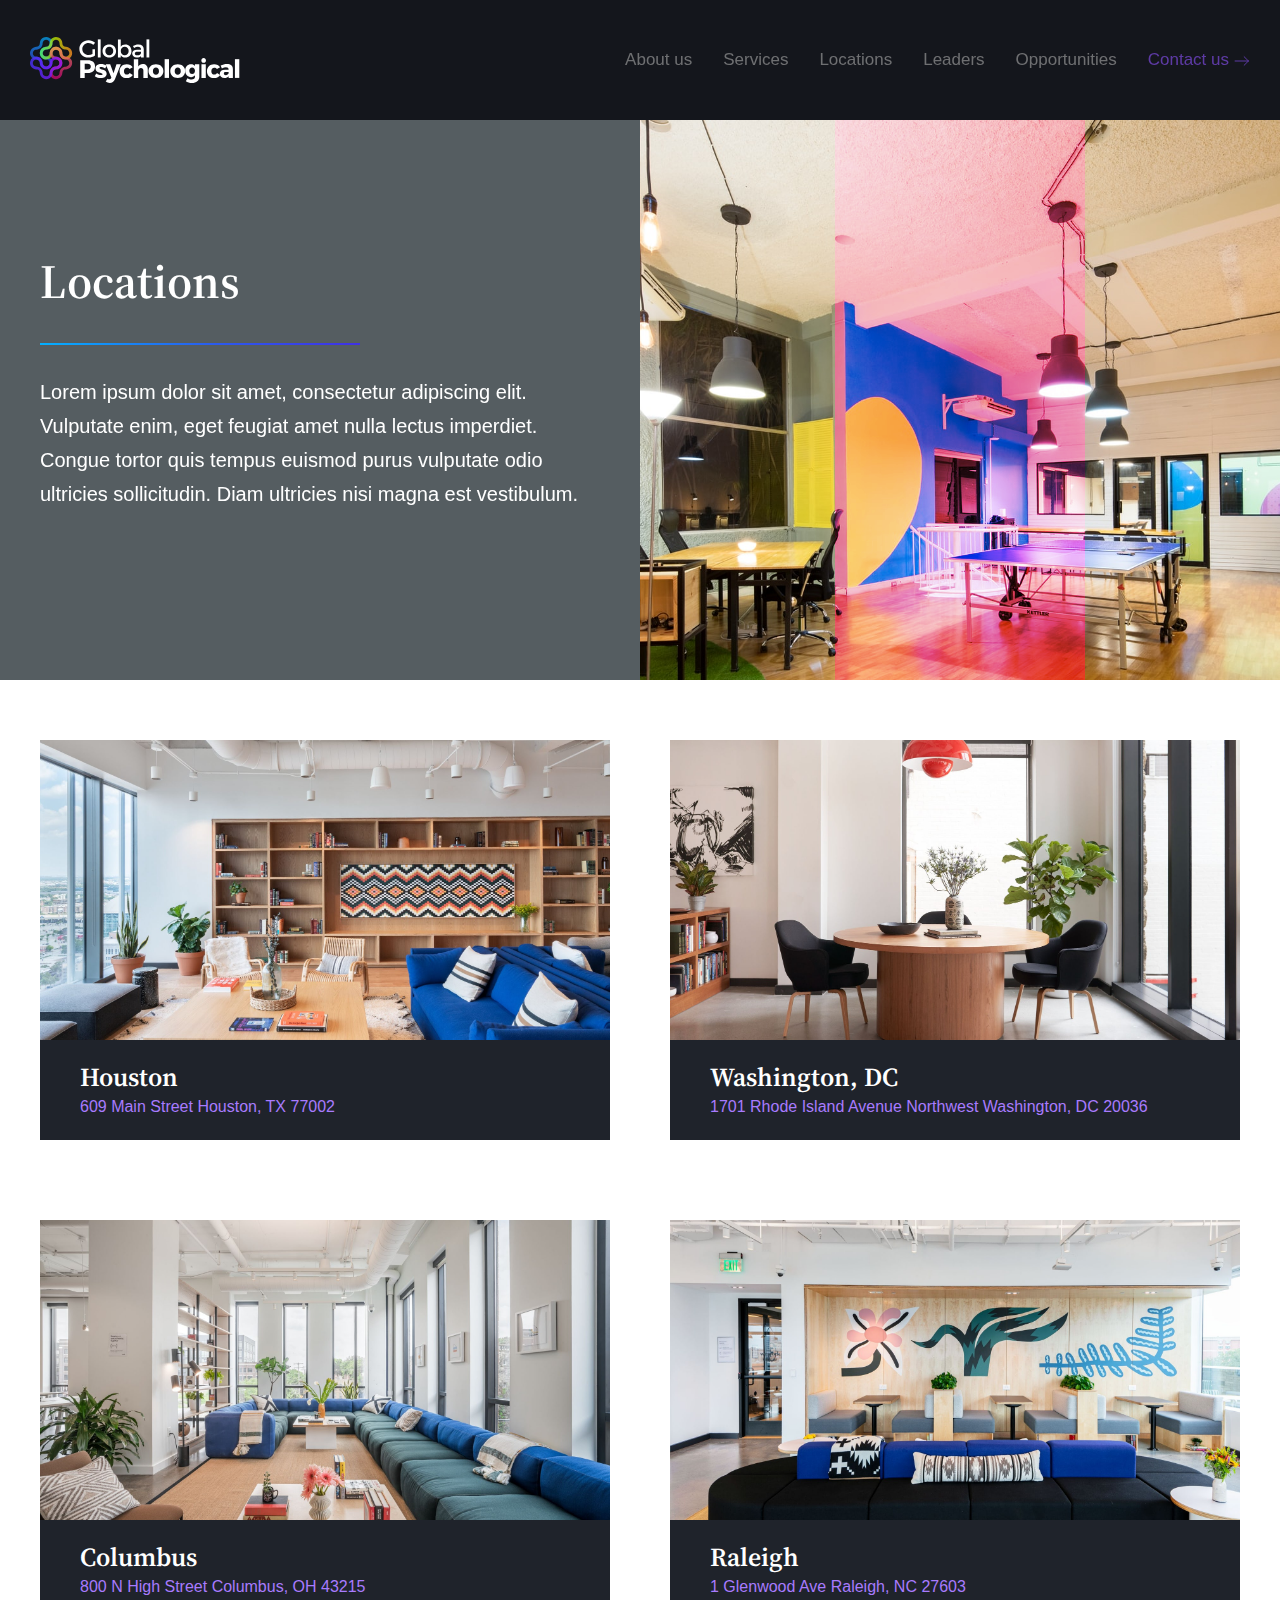
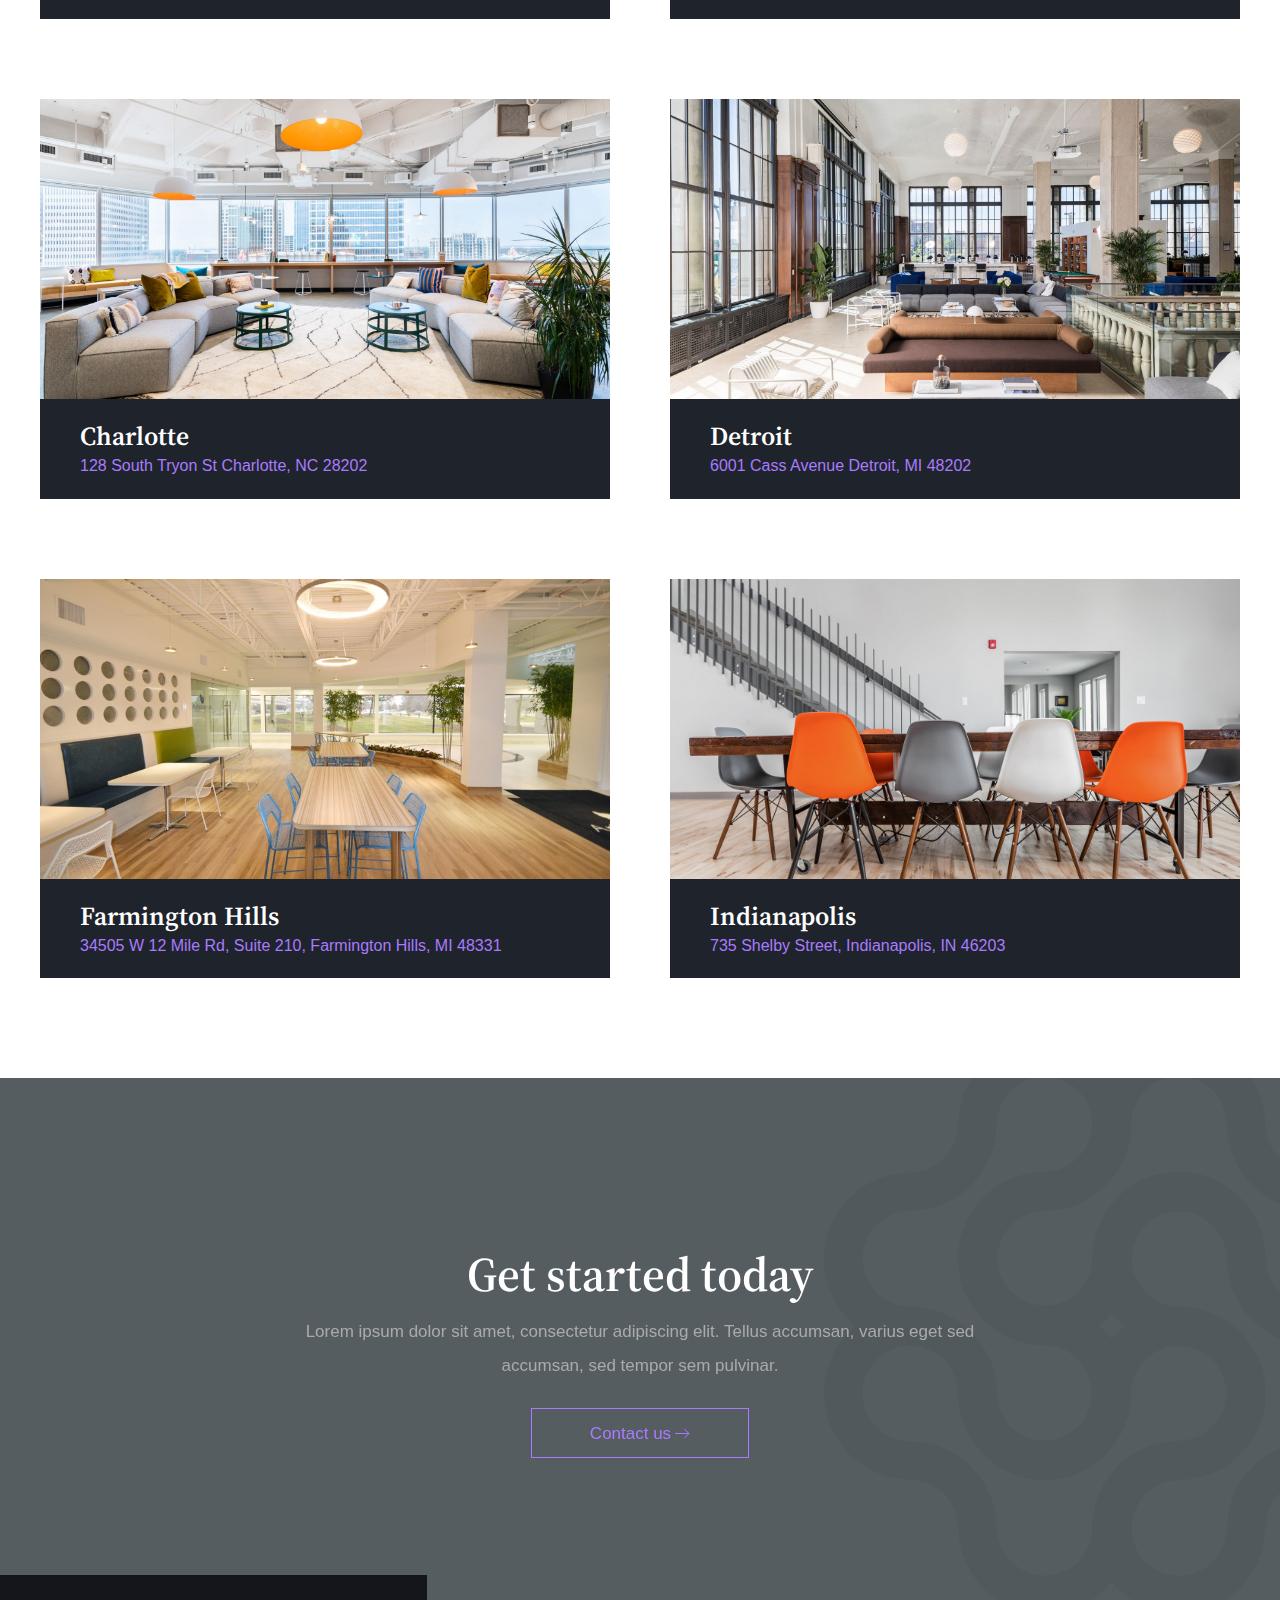
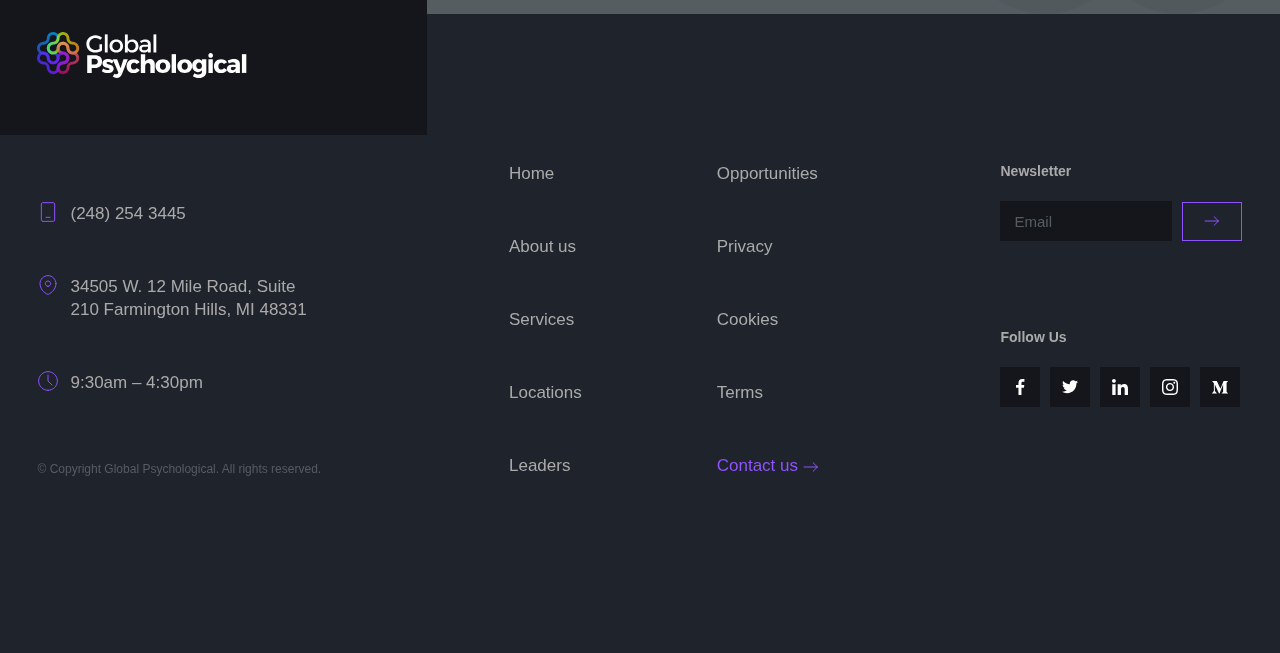
<file: locations.html>
<!DOCTYPE html>
<html lang="en">
<head>
    <meta charset="UTF-8">
    <meta http-equiv="X-UA-Compatible" content="IE=edge">
    <meta name="viewport" content="width=device-width, initial-scale=1.0">
    <title>Test</title>
    <link rel="preconnect" href="https://fonts.gstatic.com">
<link href="https://fonts.googleapis.com/css2?family=Source+Serif+Pro:ital,wght@0,200;0,300;0,400;0,600;0,700;1,200;1,300;1,400;1,600&display=swap" rel="stylesheet">
    <link rel="stylesheet" href="css/style.css">
</head>
<body>
    <header>
        <div class="wrapper">
            <div class="header_logo">
                <img src="images/logo.svg" alt="logo_header">
            </div>
            <button class="btn_nav_menu">
                <img src="images/icons/icon_btn_menu.svg" title="btn_menu" >
            </button>
            <nav class="header_nav">
                <ul>
                    <li><a href="about_us.html">About us</a></li>
                    <li><a href="services.html">Services</a></li>
                    <li><a href="locations.html">Locations </a></li>
                    <li><a href="leaders.html">Leaders</a></li>
                    <li><a href="opportunities.html">Opportunities</a></li>
                    <li><a class="link_to" href="contacts.html">Contact us</a></li>
                </ul>
            </nav>
            <nav class="nav_menu_mobile">
                <button class="btn_close btn_nav_close ">
                    <img src="images/icons/close.svg" alt="close">
                </button>
                <div class="nav_menu_mobile-wrap">
                    <ul class="nav_menu_mobile-top">
                        <li><a href="#">Home</a></li>
                        <li><a href="#">About us</a></li>
                        <li><a href="#">Services</a></li>
                        <li><a href="#">Locations </a></li>
                        <li><a href="#">Leaders</a></li>
                        <li><a href="#">Opportunities</a></li>
                        <li><a class="link_to" href="#">Contact us</a></li>
                    </ul>
                    <div class="nav_menu_mobile-bottom">
                        <div class="contact_info">
                            <div class="contact_info_phone">
                                <img src="images/icons/mobile.svg" alt="mobile">
                                <p><a href="tel:(248) 254 3445">(248) 254 3445</a></p>
                            </div>
                            <div class="contact_info_adress">
                                <img src="images/icons/pin.svg" alt="pin">
                                <p>34505 W. 12 Mile Road, Suite 210 Farmington Hills, MI 48331</p>
                            </div>
                            <div class="contact_info_work_time">
                                <img src="images/icons/clock.svg" alt="clock">
                                <p>9:30am – 4:30pm</p>
                            </div>
                        </div>
                    </div>
                </div>
            </nav>
        </div>
    </header>
    <main>
        <section class="text_image_top">
            <section class="grey_bg  block_line_gradient content_left content_text_left">
                <div class="wrapper">
                    <h1>Locations</h1>
                    <div class="line_gradient line_gradient--blue"></div>
                    <p>Lorem ipsum dolor sit amet, consectetur adipiscing elit. Vulputate enim, eget feugiat amet nulla lectus imperdiet. Congue tortor quis tempus euismod purus vulputate odio ultricies sollicitudin. Diam ultricies nisi magna est vestibulum.</p>
                </div>
            </section>
            <section class="block_image block_image_lines content_left grid_30_39_30 location_image_top">
                <img src="images/interior.png" title="interior">
                <div></div>
                <div class="color_block pink_color_block"></div>
            </section>
        </section>
        <section class="main_content">
            <div class="wrapper ">
                <section class="grid_container">
                    <div class="wrapper_in_wrap wrapper_grid locations_grid">
                        <div class="grid_content grid_content_image">
                            <div class="grid_item grid_content_locations">
                                <div class="grid_wrapper_image">
                                    <img src="images/сity_photos/houston.png" alt="city">
                                </div>
                                <div class="grid_item_content">
                                    <h5>Houston</h5>
                                    <span class="grid_content_adress">609 Main Street Houston, TX 77002</span>
                                </div>
                            </div>
                            <div class="grid_item grid_content_locations">
                                <div class="grid_wrapper_image">
                                    <img src="images/сity_photos/washington.jpg" alt="city">
                                </div>
                                <div class="grid_item_content">
                                    <h5>Washington, DC</h5>
                                    <span class="grid_content_adress">1701 Rhode Island Avenue Northwest Washington, DC 20036</span>
                                </div>
                            </div>
                            <div class="grid_item grid_content_locations">
                                <div class="grid_wrapper_image">
                                    <img src="images/сity_photos/columbus.jpg" alt="city">
                                </div>
                                <div class="grid_item_content">
                                    <h5>Columbus</h5>
                                    <span class="grid_content_adress">800 N High Street Columbus, OH 43215</span>
                                </div>
                            </div>
                            <div class="grid_item grid_content_locations">
                                <div class="grid_wrapper_image">
                                    <img src="images/сity_photos/raleigh.png" alt="city">
                                </div>
                                <div class="grid_item_content">
                                    <h5>Raleigh</h5>
                                    <span class="grid_content_adress">1 Glenwood Ave Raleigh, NC 27603</span>
                                </div>
                            </div>
                            <div class="grid_item grid_content_locations">
                                <div class="grid_wrapper_image">
                                    <img src="images/сity_photos/charlotte.jpg" alt="city">
                                </div>
                                <div class="grid_item_content">
                                    <h5>Charlotte</h5>
                                    <span class="grid_content_adress">128 South Tryon St Charlotte, NC 28202</span>
                                </div>
                            </div>
                            <div class="grid_item grid_content_locations">
                                <div class="grid_wrapper_image">
                                    <img src="images/сity_photos/detroit.png" alt="city">
                                </div>
                                <div class="grid_item_content">
                                    <h5>Detroit</h5>
                                    <span class="grid_content_adress">6001 Cass Avenue Detroit, MI 48202</span>
                                </div>
                            </div>
                            <!-- <div class="grid_item grid_content_locations">
                                <div class="grid_wrapper_image">
                                    <img src="images/сity_photos/detroit2.png" alt="city">
                                </div>
                                <div class="grid_item_content">
                                    <h5>Detroit</h5>
                                    <span class="grid_content_adress">19 Clifford St. Detroit, MI 48226</span>
                                </div>
                            </div> -->
                            <div class="grid_item grid_content_locations">
                                <div class="grid_wrapper_image">
                                    <img src="images/сity_photos/farmington.png" alt="city">
                                </div>
                                <div class="grid_item_content">
                                    <h5>Farmington Hills</h5>
                                    <span class="grid_content_adress">34505 W 12 Mile Rd, Suite 210, Farmington Hills, MI 48331</span>
                                </div>
                            </div>
                            <div class="grid_item grid_content_locations">
                                <div class="grid_wrapper_image">
                                    <img src="images/сity_photos/indianapolis.jpg" alt="city">
                                </div>
                                <div class="grid_item_content">
                                    <h5>Indianapolis</h5>
                                    <span class="grid_content_adress">735 Shelby Street, Indianapolis, IN 46203</span>
                                </div>
                            </div>
                            
                        </div>
                    </div>
                </section>
            </div>
        </section>
    </main>
    <footer>
        <section class="footer_top grey_bg">
            <div class="wrapper">
                <h1>Get started today</h1>
                <p>Lorem ipsum dolor sit amet, consectetur adipiscing elit. Tellus accumsan, varius eget sed accumsan, sed tempor sem pulvinar.</p>
                <a class="link_button link_button-purple_light_footer" href="">Contact us<img src="images/icons/icon_arrow_right_bottom.svg" alt="arrow"></a>
            </div>

        </section>
        <section class="footer_bottom">
            <div class="footer_logo">
                <img src="images/logo.svg" alt="logo">
            </div>
            <div class="wrapper">
                <div class="contact_info">
                    <div class="contact_info_phone">
                        <img src="images/icons/mobile.svg" alt="mobile">
                        <p><a href="tel:(248) 254 3445">(248) 254 3445</a></p>
                    </div>
                    <div class="contact_info_adress">
                        <img src="images/icons/pin.svg" alt="pin">
                        <p>34505 W. 12 Mile Road, Suite 210 Farmington Hills, MI 48331</p>
                    </div>
                    <div class="contact_info_work_time">
                        <img src="images/icons/clock.svg" alt="clock">
                        <p>9:30am – 4:30pm</p>
                    </div>
                </div>
                <div class="footer_menu">
                     <nav>
                        <ul>
                            <li><a href="#">Home</a></li>
                            <li><a href="#">About us</a></li>
                            <li><a href="#">Services</a></li>
                            <li><a href="#">Locations </a></li>
                            <li><a href="#">Leaders</a></li>
                            <li><a href="#">Opportunities</a></li>
                            <li><a href="#">Privacy</a></li>
                            <li><a href="#">Cookies</a></li>
                            <li><a href="#">Terms</a></li>
                            <li><a class="link_to" href="#">Contact us</a></li>
                        </ul>
                     </nav>
                </div>
                <div class="footer_contact_us">
                    <form class="newsletter_block">
                        <label for="newsletter_input"><h6>Newsletter</h6></label>
                        <div>
                            <input id="newsletter_input" type="text" placeholder="Email">
                            <button class="btn_sent_to" type="submit"><img src="images/icons/icon_arrow_right.svg" alt="arrow"></button>
                        </div>
                    </form>
                    <div class="follow_us">
                        <h6>Follow us</h6>
                        <div class="media_links">
                            <a href="#"><img src="images/icons/Facebook.svg" alt="Facebook"></a>
                            <a href="#"><img src="images/icons/Twitter.svg" alt=""></a>
                            <a href="#"><img src="images/icons/LinkedIn.svg" alt=""></a>
                            <a href="#"><img src="images/icons/Instagram.svg" alt=""></a>
                            <a href="#"><img src="images/icons/Medium.svg" alt=""></a>
                        </div>
                    </div>
                </div>
                <div class="copyright">
                    <p>© Copyright Global Psychological. All rights reserved.</p>
                </div>
            </div>
        </section>
    </footer>
    <script
  src="https://code.jquery.com/jquery-3.6.0.min.js"
  integrity="sha256-/xUj+3OJU5yExlq6GSYGSHk7tPXikynS7ogEvDej/m4="
  crossorigin="anonymous"></script>
    <script src="js/script.js"></script>
</body>
</html>
</file>
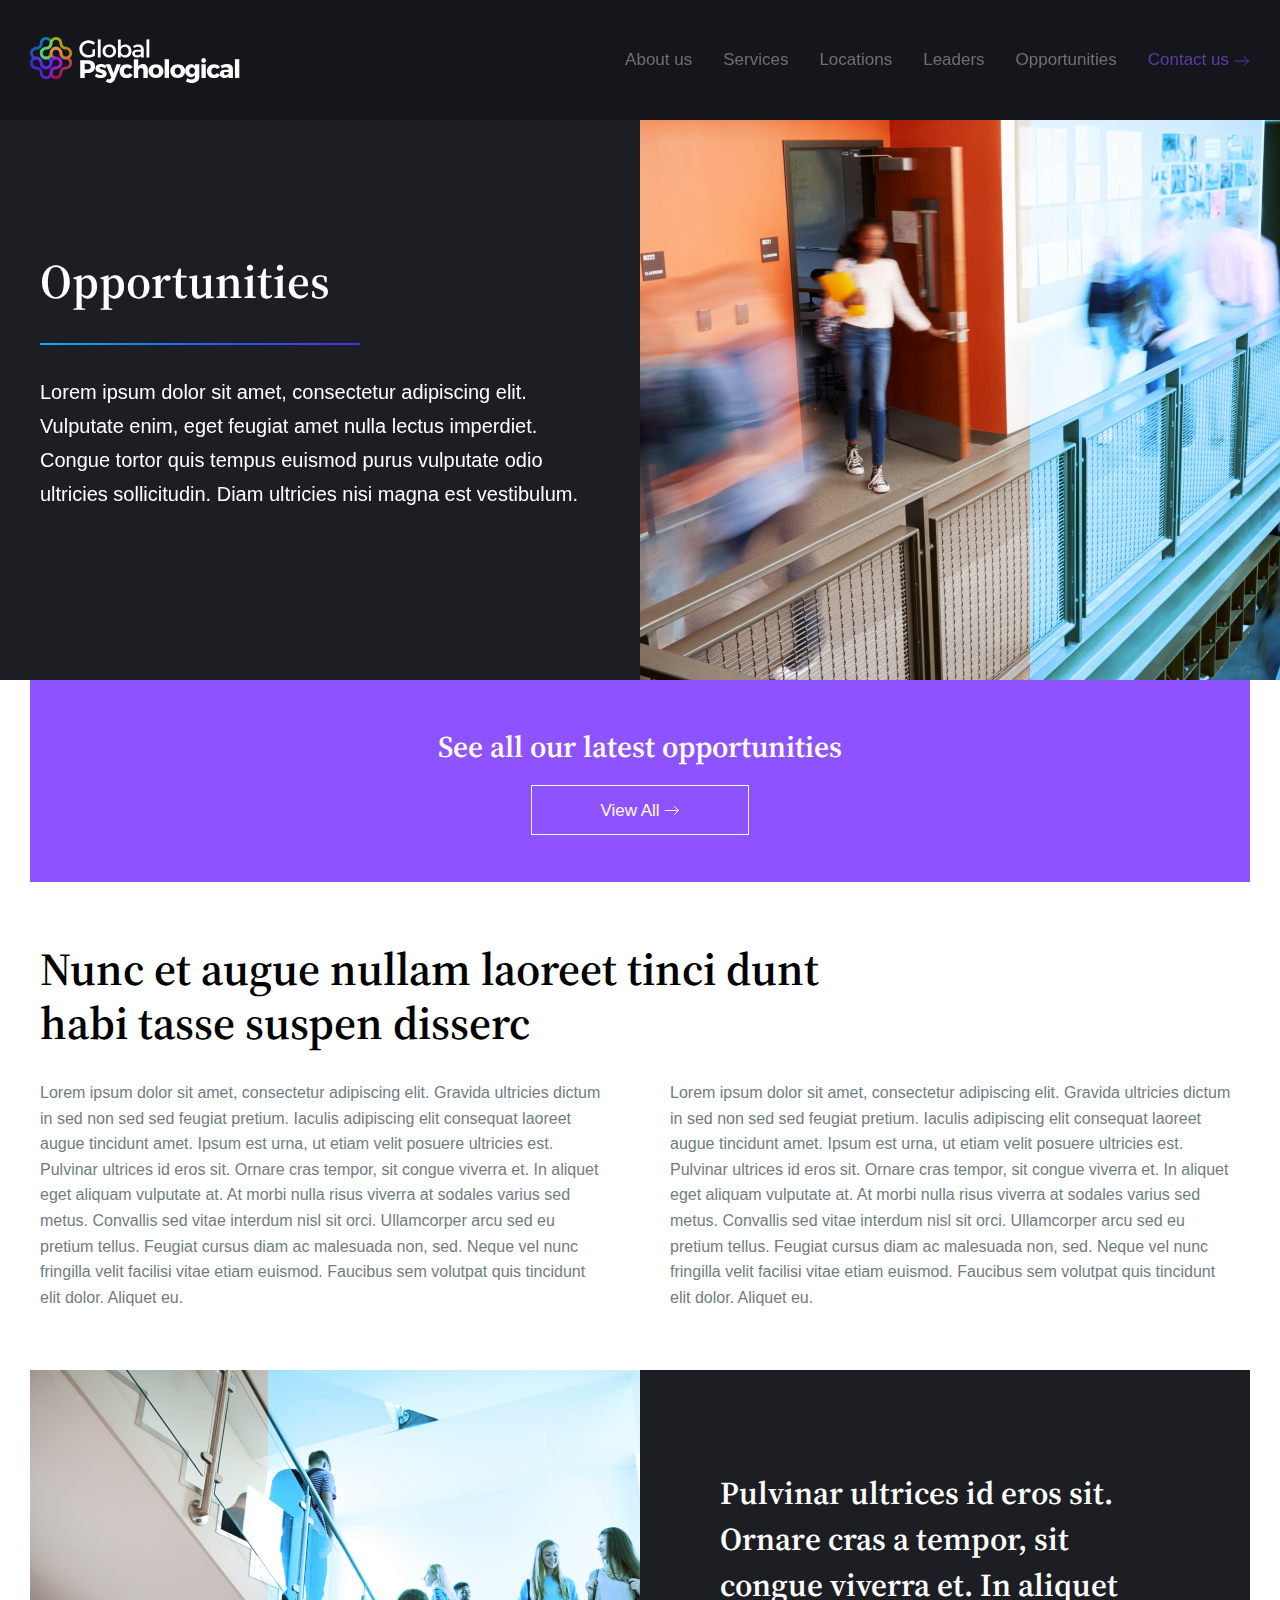
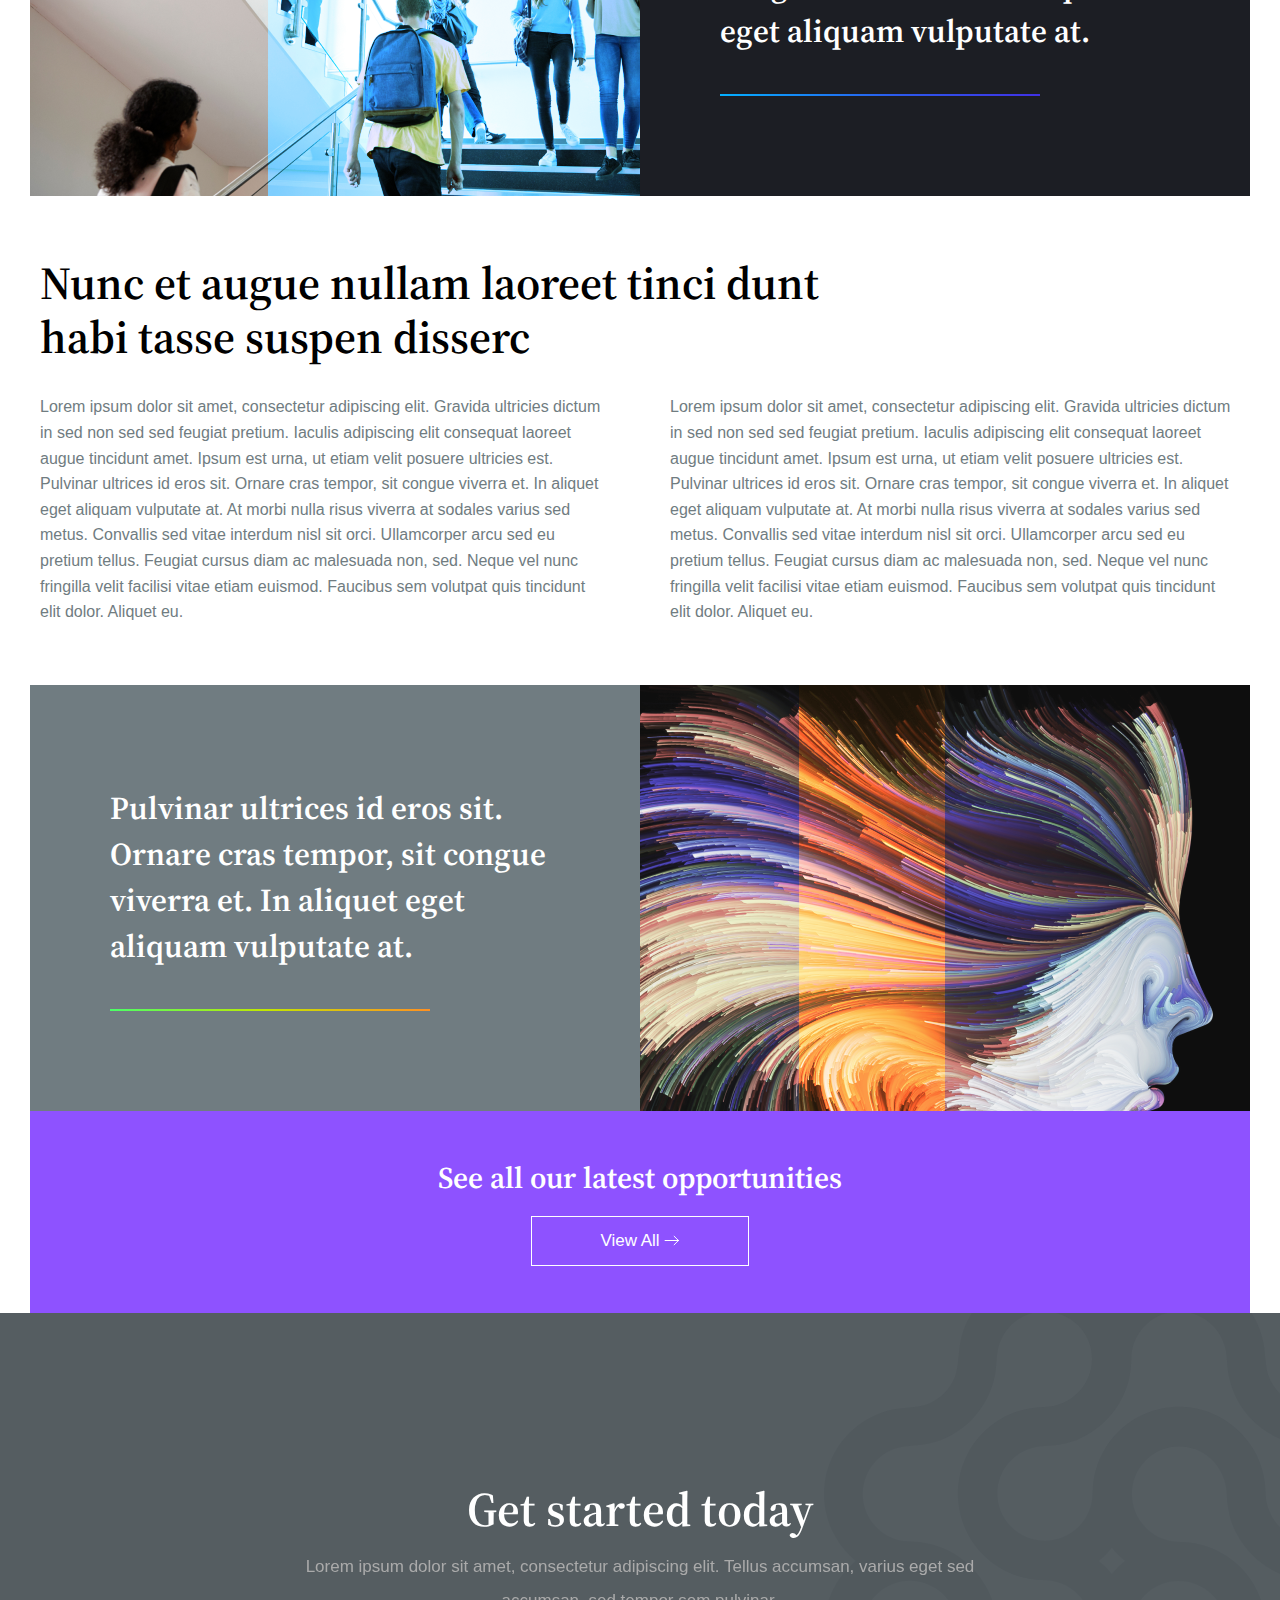
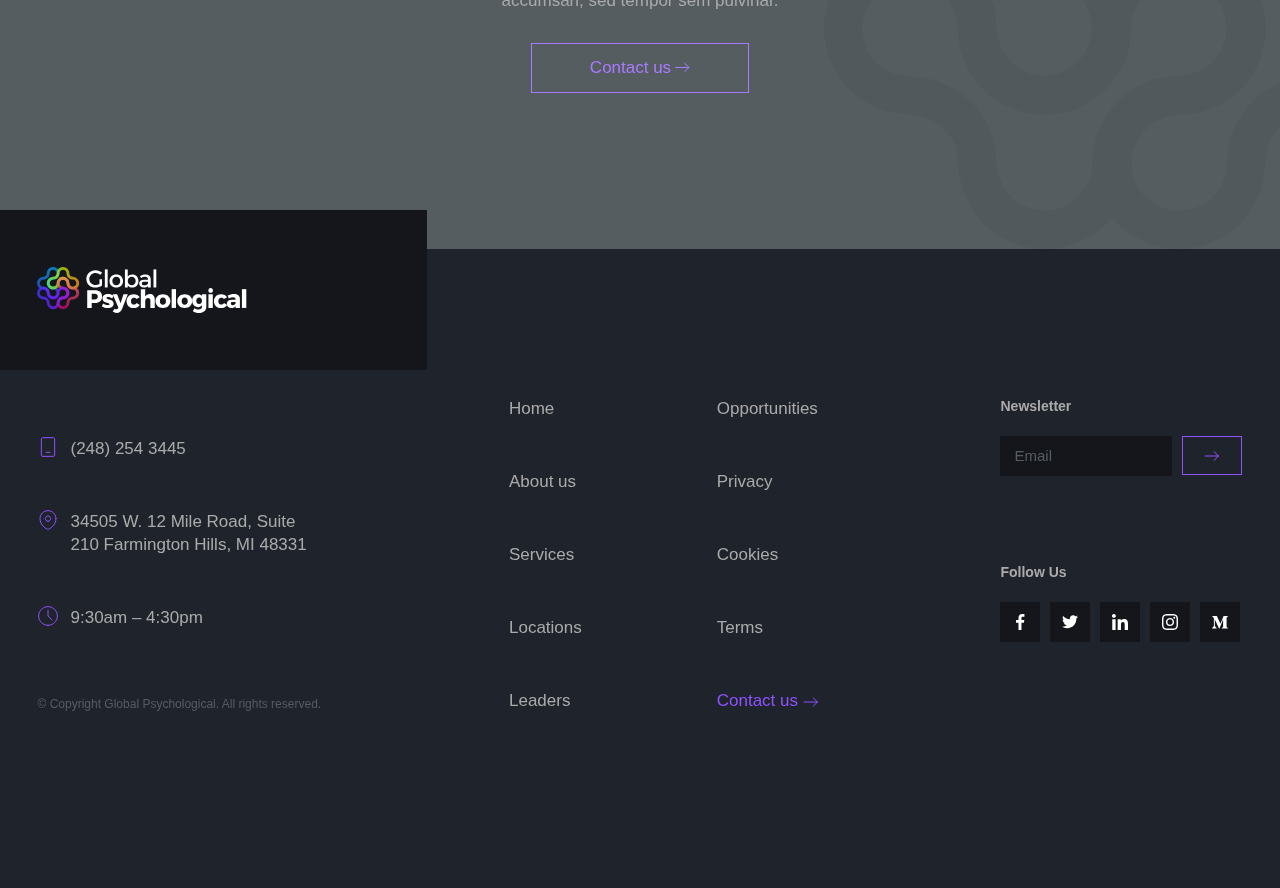
<file: opportunities.html>
<!DOCTYPE html>
<html lang="en">
<head>
    <meta charset="UTF-8">
    <meta http-equiv="X-UA-Compatible" content="IE=edge">
    <meta name="viewport" content="width=device-width, initial-scale=1.0">
    <title>Test</title>
    <link rel="preconnect" href="https://fonts.gstatic.com">
<link href="https://fonts.googleapis.com/css2?family=Source+Serif+Pro:ital,wght@0,200;0,300;0,400;0,600;0,700;1,200;1,300;1,400;1,600&display=swap" rel="stylesheet">
    <link rel="stylesheet" href="css/style.css">
</head>
<body>
    <header>
        <div class="wrapper">
            <div class="header_logo">
                <img src="images/logo.svg" alt="logo_header">
            </div>
            <button class="btn_nav_menu">
                <img src="images/icons/icon_btn_menu.svg" title="btn_menu" >
            </button>
            <nav class="header_nav">
                <ul>
                    <li><a href="about_us.html">About us</a></li>
                    <li><a href="services.html">Services</a></li>
                    <li><a href="locations.html">Locations </a></li>
                    <li><a href="leaders.html">Leaders</a></li>
                    <li><a href="opportunities.html">Opportunities</a></li>
                    <li><a class="link_to" href="contacts.html">Contact us</a></li>
                </ul>
            </nav>
            <nav class="nav_menu_mobile">
                <button class="btn_close btn_nav_close ">
                    <img src="images/icons/close.svg" alt="close">
                </button>
                <div class="nav_menu_mobile-wrap">
                    <ul class="nav_menu_mobile-top">
                        <li><a href="#">Home</a></li>
                        <li><a href="#">About us</a></li>
                        <li><a href="#">Services</a></li>
                        <li><a href="#">Locations </a></li>
                        <li><a href="#">Leaders</a></li>
                        <li><a href="#">Opportunities</a></li>
                        <li><a class="link_to" href="#">Contact us</a></li>
                    </ul>
                    <div class="nav_menu_mobile-bottom">
                        <div class="contact_info">
                            <div class="contact_info_phone">
                                <img src="images/icons/mobile.svg" alt="mobile">
                                <p><a href="tel:(248) 254 3445">(248) 254 3445</a></p>
                            </div>
                            <div class="contact_info_adress">
                                <img src="images/icons/pin.svg" alt="pin">
                                <p>34505 W. 12 Mile Road, Suite 210 Farmington Hills, MI 48331</p>
                            </div>
                            <div class="contact_info_work_time">
                                <img src="images/icons/clock.svg" alt="clock">
                                <p>9:30am – 4:30pm</p>
                            </div>
                        </div>
                    </div>
                </div>
            </nav>
        </div>
    </header>
    <main>
        <section class="text_image_top">
            <section class="strong_dark_bg block_line_gradient content_left content_text_left">
                <div class="wrapper">
                    <h1>Opportunities</h1>
                    <div class="line_gradient line_gradient--blue"></div>
                    <p>Lorem ipsum dolor sit amet, consectetur adipiscing elit. Vulputate enim, eget feugiat amet nulla lectus imperdiet. Congue tortor quis tempus euismod purus vulputate odio ultricies sollicitudin. Diam ultricies nisi magna est vestibulum.</p>
                </div>
            </section>
            <section class="block_image block_image_lines content_left grid_61_39 opportunities_top_image">
                <img src="images/iStock.png" title="iStock">
                <div></div>
                <div class="color_block blue_color_block"></div>
            </section>
        </section>
        <section class="main_content">
            <div class="wrapper">
                <section class="see_all">
                    <h4>See all our latest opportunities</h4>
                    <a href="#" class="link_button link_button-white">View All<img src="images/icons/icon_arrow_right_white.svg"></a>
                </section>
                <section class="text_only">
                    <div class="wrapper_in_wrap">
                        <h2>Nunc et augue nullam laoreet tinci dunt habi tasse suspen disserc</h2>
                        <article>
                            <p>Lorem ipsum dolor sit amet, consectetur adipiscing elit. Gravida ultricies dictum in sed non sed sed feugiat pretium. Iaculis adipiscing elit consequat laoreet augue tincidunt amet. Ipsum est urna, ut etiam velit posuere ultricies est. Pulvinar ultrices id eros sit. Ornare cras tempor, sit congue viverra et. In aliquet eget aliquam vulputate at. At morbi nulla risus viverra at sodales varius sed metus. Convallis sed vitae interdum nisl sit orci. Ullamcorper arcu sed eu pretium tellus. Feugiat cursus diam ac malesuada non, sed. Neque vel nunc fringilla velit facilisi vitae etiam euismod. Faucibus sem volutpat quis tincidunt elit dolor. Aliquet eu.</p>
                            <p>Lorem ipsum dolor sit amet, consectetur adipiscing elit. Gravida ultricies dictum in sed non sed sed feugiat pretium. Iaculis adipiscing elit consequat laoreet augue tincidunt amet. Ipsum est urna, ut etiam velit posuere ultricies est. Pulvinar ultrices id eros sit. Ornare cras tempor, sit congue viverra et. In aliquet eget aliquam vulputate at. At morbi nulla risus viverra at sodales varius sed metus. Convallis sed vitae interdum nisl sit orci. Ullamcorper arcu sed eu pretium tellus. Feugiat cursus diam ac malesuada non, sed. Neque vel nunc fringilla velit facilisi vitae etiam euismod. Faucibus sem volutpat quis tincidunt elit dolor. Aliquet eu.</p>
                        </article>
                    </div>
                </section>
                <section class="text_image_content">
                    <section class="block_image block_image_lines content_left grid_39_61 opportunities_people_stairs">
                        <img src="images/people_stairs.png" title="people_stairs">
                        <div></div>
                        <div class="color_block blue_color_block"></div>
                    </section>
                    <section class="strong_dark_bg block_line_gradient content_right content_text_right">
                        <div class="wrapper">
                            <h3>Pulvinar ultrices id eros sit. Ornare cras  a tempor, sit congue viverra et. In aliquet eget aliquam vulputate at.</h3>
                            <div class="line_gradient line_gradient--blue"></div>
                        </div>
                    </section>
                </section>
                <section class="text_only">
                    <div class="wrapper_text">
                        <div class="wrapper_in_wrap">
                            <h2>Nunc et augue nullam laoreet tinci dunt habi tasse suspen disserc</h2>
                            <article>
                                <p>Lorem ipsum dolor sit amet, consectetur adipiscing elit. Gravida ultricies dictum in sed non sed sed feugiat pretium. Iaculis adipiscing elit consequat laoreet augue tincidunt amet. Ipsum est urna, ut etiam velit posuere ultricies est. Pulvinar ultrices id eros sit. Ornare cras tempor, sit congue viverra et. In aliquet eget aliquam vulputate at. At morbi nulla risus viverra at sodales varius sed metus. Convallis sed vitae interdum nisl sit orci. Ullamcorper arcu sed eu pretium tellus. Feugiat cursus diam ac malesuada non, sed. Neque vel nunc fringilla velit facilisi vitae etiam euismod. Faucibus sem volutpat quis tincidunt elit dolor. Aliquet eu.</p>
                                <p>Lorem ipsum dolor sit amet, consectetur adipiscing elit. Gravida ultricies dictum in sed non sed sed feugiat pretium. Iaculis adipiscing elit consequat laoreet augue tincidunt amet. Ipsum est urna, ut etiam velit posuere ultricies est. Pulvinar ultrices id eros sit. Ornare cras tempor, sit congue viverra et. In aliquet eget aliquam vulputate at. At morbi nulla risus viverra at sodales varius sed metus. Convallis sed vitae interdum nisl sit orci. Ullamcorper arcu sed eu pretium tellus. Feugiat cursus diam ac malesuada non, sed. Neque vel nunc fringilla velit facilisi vitae etiam euismod. Faucibus sem volutpat quis tincidunt elit dolor. Aliquet eu.</p>
                            </article>
                         </div>
                    </div>
                </section>
                <section class="text_image_content">
                    <section class="grey_middle_bg block_line_gradient content_left content_text_left">
                        <div class="wrapper">
                            <h3>Pulvinar ultrices id eros sit. Ornare cras tempor,  sit congue viverra et. In aliquet eget aliquam vulputate at.</h3>
                            <div class="line_gradient line_gradient--yellow"></div>
                        </div>
                    </section>
                    <section class="block_image block_image_lines content_left grid_26_24_50 hair2">
                        <img src="images/hair2.png" title="hair">
                        <div></div>
                        <div class="color_block yellow_color_block"></div>
                        <div></div>
                    </section>
                </section>
                <section class="see_all">
                    <h4>See all our latest opportunities</h4>
                    <a href="#" class="link_button link_button-white">View All<img src="images/icons/icon_arrow_right_white.svg"></a>
                </section>
            </div>
        </section>
    </main>
    <footer>
        <section class="footer_top grey_bg">
            <div class="wrapper">
                <h1>Get started today</h1>
                <p>Lorem ipsum dolor sit amet, consectetur adipiscing elit. Tellus accumsan, varius eget sed accumsan, sed tempor sem pulvinar.</p>
                <a class="link_button link_button-purple_light_footer" href="">Contact us<img src="images/icons/icon_arrow_right_bottom.svg" alt="arrow"></a>
            </div>

        </section>
        <section class="footer_bottom">
            <div class="footer_logo">
                <img src="images/logo.svg" alt="logo">
            </div>
            <div class="wrapper">
                <div class="contact_info">
                    <div class="contact_info_phone">
                        <img src="images/icons/mobile.svg" alt="mobile">
                        <p><a href="tel:(248) 254 3445">(248) 254 3445</a></p>
                    </div>
                    <div class="contact_info_adress">
                        <img src="images/icons/pin.svg" alt="pin">
                        <p>34505 W. 12 Mile Road, Suite 210 Farmington Hills, MI 48331</p>
                    </div>
                    <div class="contact_info_work_time">
                        <img src="images/icons/clock.svg" alt="clock">
                        <p>9:30am – 4:30pm</p>
                    </div>
                </div>
                <div class="footer_menu">
                     <nav>
                        <ul>
                            <li><a href="#">Home</a></li>
                            <li><a href="#">About us</a></li>
                            <li><a href="#">Services</a></li>
                            <li><a href="#">Locations </a></li>
                            <li><a href="#">Leaders</a></li>
                            <li><a href="#">Opportunities</a></li>
                            <li><a href="#">Privacy</a></li>
                            <li><a href="#">Cookies</a></li>
                            <li><a href="#">Terms</a></li>
                            <li><a class="link_to" href="#">Contact us</a></li>
                        </ul>
                     </nav>
                </div>
                <div class="footer_contact_us">
                    <form class="newsletter_block">
                        <label for="newsletter_input"><h6>Newsletter</h6></label>
                        <div>
                            <input id="newsletter_input" type="text" placeholder="Email">
                            <button class="btn_sent_to" type="submit"><img src="images/icons/icon_arrow_right.svg" alt="arrow"></button>
                        </div>
                    </form>
                    <div class="follow_us">
                        <h6>Follow us</h6>
                        <div class="media_links">
                            <a href="#"><img src="images/icons/Facebook.svg" alt="Facebook"></a>
                            <a href="#"><img src="images/icons/Twitter.svg" alt=""></a>
                            <a href="#"><img src="images/icons/LinkedIn.svg" alt=""></a>
                            <a href="#"><img src="images/icons/Instagram.svg" alt=""></a>
                            <a href="#"><img src="images/icons/Medium.svg" alt=""></a>
                        </div>
                    </div>
                </div>
                <div class="copyright">
                    <p>© Copyright Global Psychological. All rights reserved.</p>
                </div>
            </div>
        </section>
    </footer>
    <script
  src="https://code.jquery.com/jquery-3.6.0.min.js"
  integrity="sha256-/xUj+3OJU5yExlq6GSYGSHk7tPXikynS7ogEvDej/m4="
  crossorigin="anonymous"></script>
    <script src="js/script.js"></script>
</body>
</html>
</file>
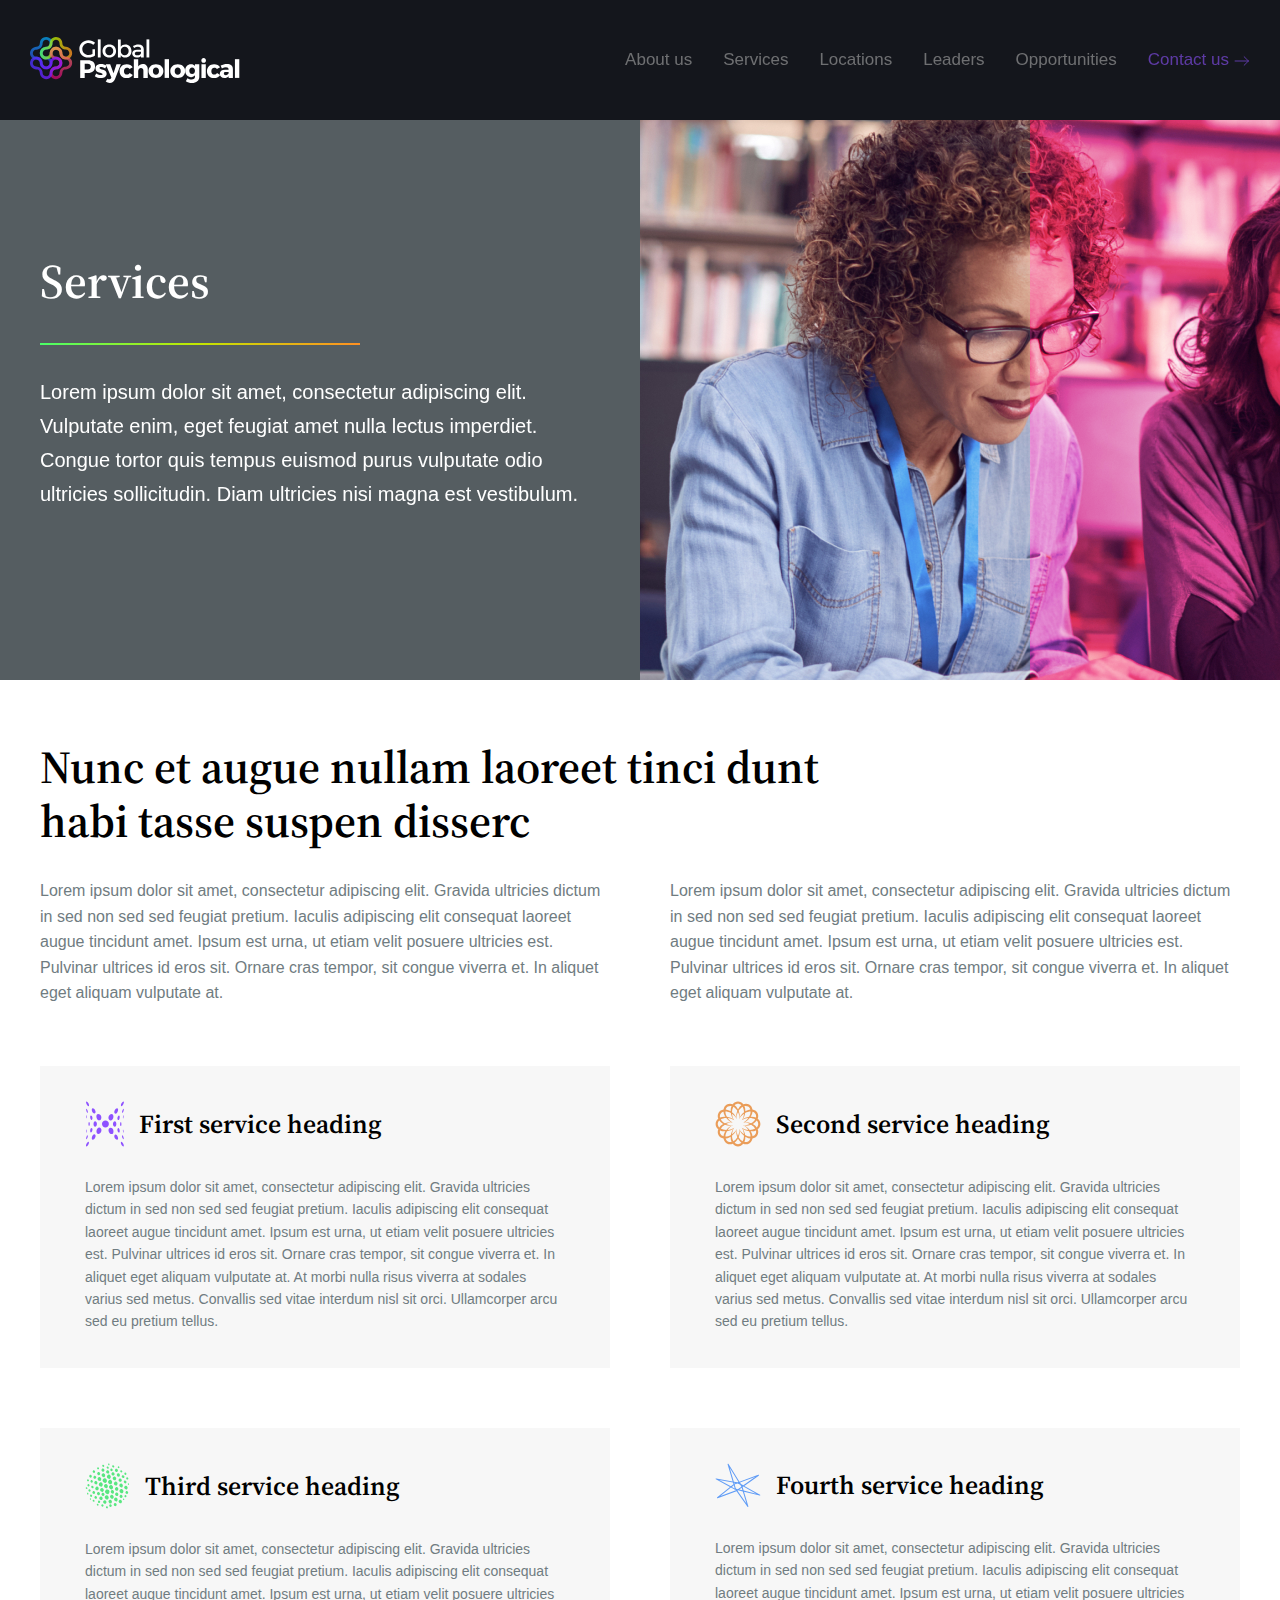
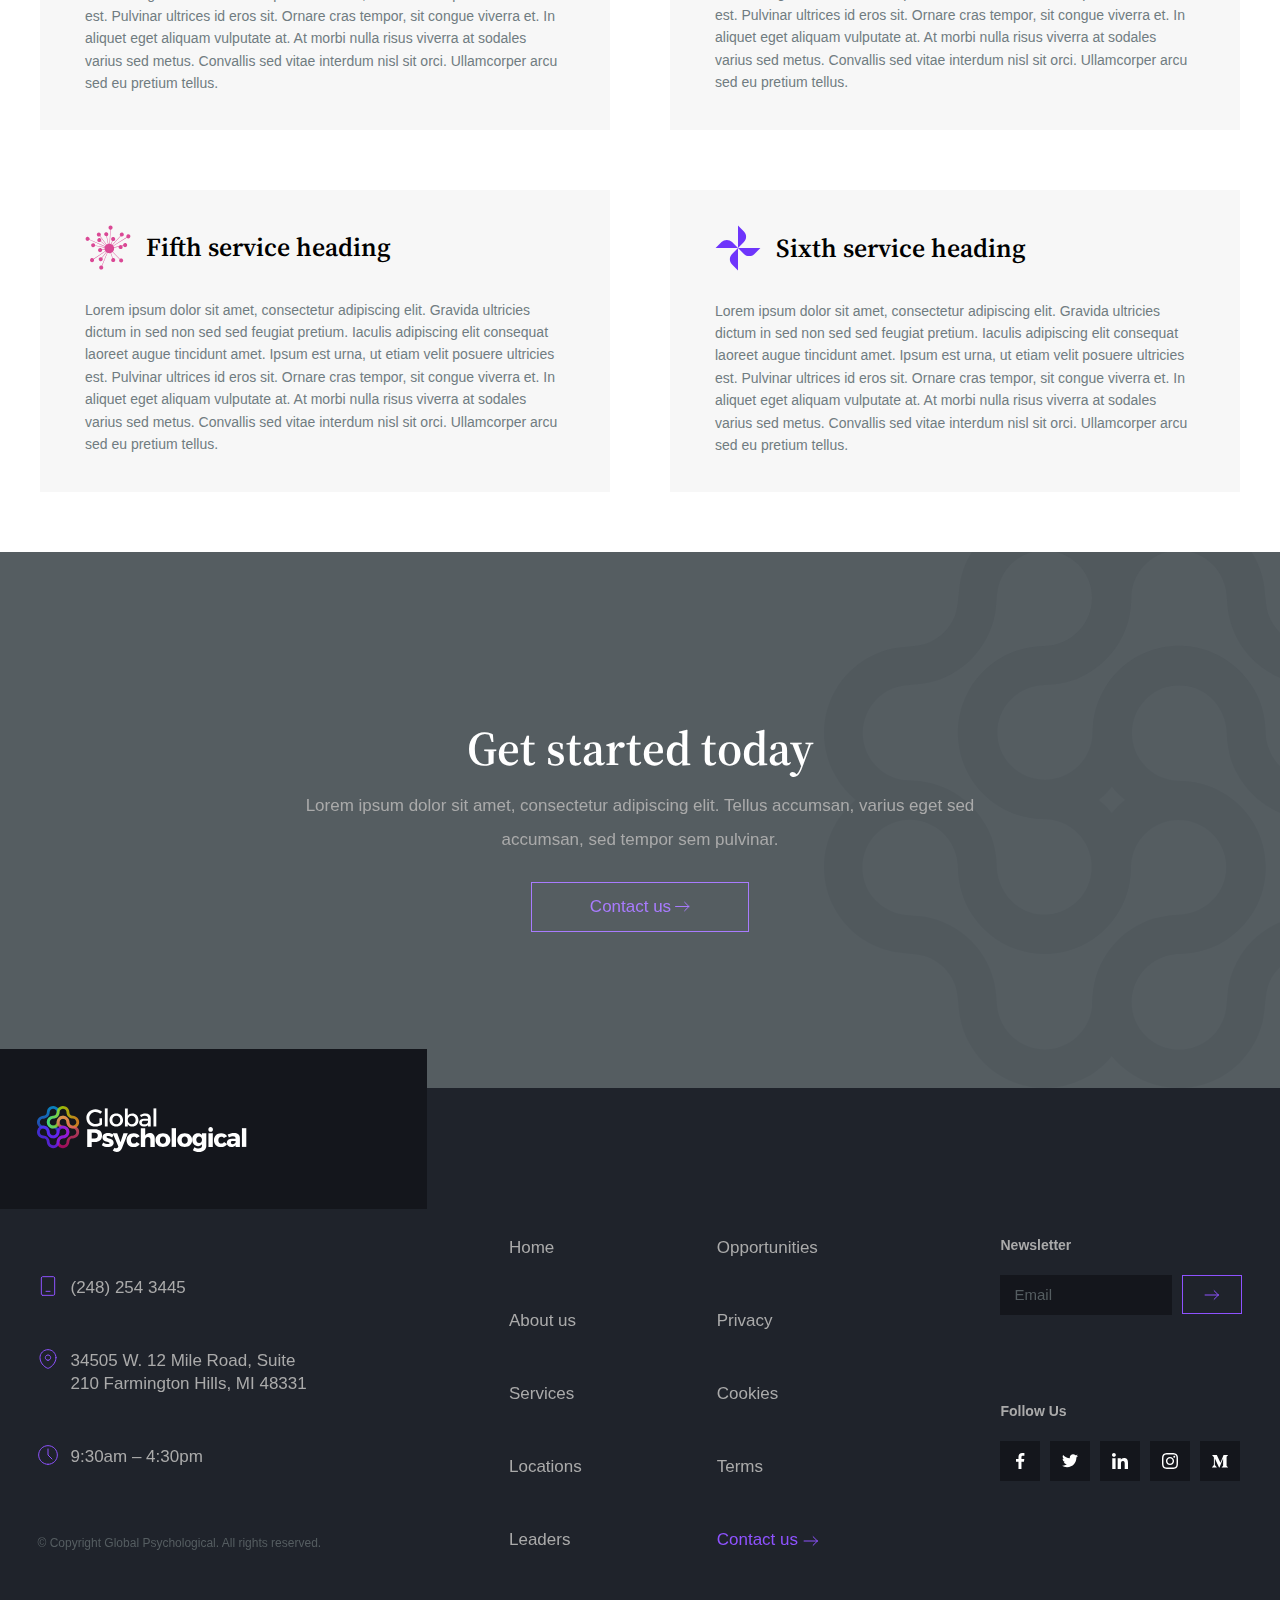
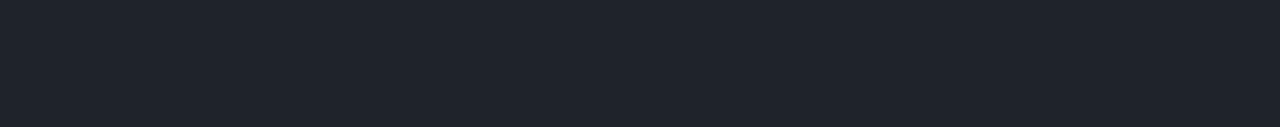
<file: services.html>
<!DOCTYPE html>
<html lang="en">
<head>
    <meta charset="UTF-8">
    <meta http-equiv="X-UA-Compatible" content="IE=edge">
    <meta name="viewport" content="width=device-width, initial-scale=1.0">
    <title>Test</title>
    <link rel="preconnect" href="https://fonts.gstatic.com">
<link href="https://fonts.googleapis.com/css2?family=Source+Serif+Pro:ital,wght@0,200;0,300;0,400;0,600;0,700;1,200;1,300;1,400;1,600&display=swap" rel="stylesheet">
    <link rel="stylesheet" href="css/style.css">
</head>
<body>
    <header>
        <div class="wrapper">
            <div class="header_logo">
                <img src="images/logo.svg" alt="logo_header">
            </div>
            <button class="btn_nav_menu">
                <img src="images/icons/icon_btn_menu.svg" title="btn_menu" >
            </button>
            <nav class="header_nav">
                <ul>
                    <li><a href="about_us.html">About us</a></li>
                    <li><a href="services.html">Services</a></li>
                    <li><a href="locations.html">Locations </a></li>
                    <li><a href="leaders.html">Leaders</a></li>
                    <li><a href="opportunities.html">Opportunities</a></li>
                    <li><a class="link_to" href="contacts.html">Contact us</a></li>
                </ul>
            </nav>
            <nav class="nav_menu_mobile">
                <button class="btn_close btn_nav_close ">
                    <img src="images/icons/close.svg" alt="close">
                </button>
                <div class="nav_menu_mobile-wrap">
                    <ul class="nav_menu_mobile-top">
                        <li><a href="#">Home</a></li>
                        <li><a href="#">About us</a></li>
                        <li><a href="#">Services</a></li>
                        <li><a href="#">Locations </a></li>
                        <li><a href="#">Leaders</a></li>
                        <li><a href="#">Opportunities</a></li>
                        <li><a class="link_to" href="#">Contact us</a></li>
                    </ul>
                    <div class="nav_menu_mobile-bottom">
                        <div class="contact_info">
                            <div class="contact_info_phone">
                                <img src="images/icons/mobile.svg" alt="mobile">
                                <p><a href="tel:(248) 254 3445">(248) 254 3445</a></p>
                            </div>
                            <div class="contact_info_adress">
                                <img src="images/icons/pin.svg" alt="pin">
                                <p>34505 W. 12 Mile Road, Suite 210 Farmington Hills, MI 48331</p>
                            </div>
                            <div class="contact_info_work_time">
                                <img src="images/icons/clock.svg" alt="clock">
                                <p>9:30am – 4:30pm</p>
                            </div>
                        </div>
                    </div>
                </div>
            </nav>
        </div>
    </header>
    <main>
        <section class="text_image_top">
            <section class="grey_bg block_line_gradient content_left content_text_left">
                <div class="wrapper">
                    <h1>Services</h1>
                    <div class="line_gradient line_gradient--yellow"></div>
                    <p>Lorem ipsum dolor sit amet, consectetur adipiscing elit. Vulputate enim, eget feugiat amet nulla lectus imperdiet. Congue tortor quis tempus euismod purus vulputate odio ultricies sollicitudin. Diam ultricies nisi magna est vestibulum.</p>
                </div>
            </section>
            <section class="block_image block_image_lines content_left grid_61_39">
                <img src="images/girls.jpg" title="girls">
                <div></div>
                <div class="color_block purple_color_block"></div>
            </section>
        </section>
        <section class="main_content">
            <div class="wrapper">
                <section class="text_only">
                    <div class="wrapper_in_wrap">
                        <h2>Nunc et augue nullam laoreet tinci dunt habi tasse suspen disserc</h2>
                        <article>
                            <p>Lorem ipsum dolor sit amet,  consectetur adipiscing elit. Gravida ultricies dictum in sed non sed sed feugiat pretium. Iaculis adipiscing elit consequat laoreet augue tincidunt amet. Ipsum est urna, ut etiam velit posuere ultricies est. Pulvinar ultrices id eros sit. Ornare cras tempor, sit congue viverra et. In aliquet eget aliquam vulputate at.</p>
                            <p>Lorem ipsum dolor sit amet,  consectetur adipiscing elit. Gravida ultricies dictum in sed non sed sed feugiat pretium. Iaculis adipiscing elit consequat laoreet augue tincidunt amet. Ipsum est urna, ut etiam velit posuere ultricies est. Pulvinar ultrices id eros sit. Ornare cras tempor, sit congue viverra et. In aliquet eget aliquam vulputate at.</p>
                        </article>
                    </div>
                </section>
                <section class="grid_container services_grid">
                    <div class="wrapper_in_wrap">
                        <div class="grid_content grid_content_text">
                            <div class="grid_content_item grid_content_item_padding">
                                <div class="header_grid_text">
                                    <img src="images/icons/Vector.svg" alt="">
                                    <h5>First service heading</h5>
                                </div>
                                <p>Lorem ipsum dolor sit amet, consectetur adipiscing elit. Gravida ultricies dictum in sed non sed sed feugiat pretium. Iaculis adipiscing elit consequat laoreet augue tincidunt amet. Ipsum est urna, ut etiam velit posuere ultricies est. Pulvinar ultrices id eros sit. Ornare cras tempor, sit congue viverra et. In aliquet eget aliquam vulputate at. At morbi nulla risus viverra at sodales varius sed metus. Convallis sed vitae interdum nisl sit orci. Ullamcorper arcu sed eu pretium tellus.</p>
                            </div>
                            <div class="grid_content_item grid_content_item_padding">
                                <div class="header_grid_text">
                                    <img src="images/icons/Vector-3.svg" alt="">
                                    <h5>Second service heading</h5>
                                </div>
                                <p>Lorem ipsum dolor sit amet, consectetur adipiscing elit. Gravida ultricies dictum in sed non sed sed feugiat pretium. Iaculis adipiscing elit consequat laoreet augue tincidunt amet. Ipsum est urna, ut etiam velit posuere ultricies est. Pulvinar ultrices id eros sit. Ornare cras tempor, sit congue viverra et. In aliquet eget aliquam vulputate at. At morbi nulla risus viverra at sodales varius sed metus. Convallis sed vitae interdum nisl sit orci. Ullamcorper arcu sed eu pretium tellus.</p>
                            </div>
                            <div class="grid_content_item grid_content_item_padding">
                                <div class="header_grid_text">
                                    <img src="images/icons/Vector-1.svg" alt="">
                                    <h5>Third service heading</h5>
                                </div>
                                <p>Lorem ipsum dolor sit amet, consectetur adipiscing elit. Gravida ultricies dictum in sed non sed sed feugiat pretium. Iaculis adipiscing elit consequat laoreet augue tincidunt amet. Ipsum est urna, ut etiam velit posuere ultricies est. Pulvinar ultrices id eros sit. Ornare cras tempor, sit congue viverra et. In aliquet eget aliquam vulputate at. At morbi nulla risus viverra at sodales varius sed metus. Convallis sed vitae interdum nisl sit orci. Ullamcorper arcu sed eu pretium tellus.</p>
                            </div>
                            <div class="grid_content_item grid_content_item_padding">
                                <div class="header_grid_text">
                                    <img src="images/icons/Vector-4.svg" alt="">
                                    <h5>Fourth service heading</h5>
                                </div>
                                <p>Lorem ipsum dolor sit amet, consectetur adipiscing elit. Gravida ultricies dictum in sed non sed sed feugiat pretium. Iaculis adipiscing elit consequat laoreet augue tincidunt amet. Ipsum est urna, ut etiam velit posuere ultricies est. Pulvinar ultrices id eros sit. Ornare cras tempor, sit congue viverra et. In aliquet eget aliquam vulputate at. At morbi nulla risus viverra at sodales varius sed metus. Convallis sed vitae interdum nisl sit orci. Ullamcorper arcu sed eu pretium tellus.</p>
                            </div>
                            <div class="grid_content_item grid_content_item_padding">
                                <div class="header_grid_text">
                                    <img src="images/icons/Vector-2.svg" alt="">
                                    <h5>Fifth service heading</h5>
                                </div>
                                <p>Lorem ipsum dolor sit amet, consectetur adipiscing elit. Gravida ultricies dictum in sed non sed sed feugiat pretium. Iaculis adipiscing elit consequat laoreet augue tincidunt amet. Ipsum est urna, ut etiam velit posuere ultricies est. Pulvinar ultrices id eros sit. Ornare cras tempor, sit congue viverra et. In aliquet eget aliquam vulputate at. At morbi nulla risus viverra at sodales varius sed metus. Convallis sed vitae interdum nisl sit orci. Ullamcorper arcu sed eu pretium tellus.</p>
                            </div>
                            <div class="grid_content_item grid_content_item_padding">
                                <div class="header_grid_text">
                                    <img src="images/icons/Vector-5.svg" alt="">
                                    <h5>Sixth service heading</h5>
                                </div>
                                <p>Lorem ipsum dolor sit amet, consectetur adipiscing elit. Gravida ultricies dictum in sed non sed sed feugiat pretium. Iaculis adipiscing elit consequat laoreet augue tincidunt amet. Ipsum est urna, ut etiam velit posuere ultricies est. Pulvinar ultrices id eros sit. Ornare cras tempor, sit congue viverra et. In aliquet eget aliquam vulputate at. At morbi nulla risus viverra at sodales varius sed metus. Convallis sed vitae interdum nisl sit orci. Ullamcorper arcu sed eu pretium tellus.</p>
                            </div>
                        </div>
                    </div>
                </section>
            </div>
        </section>
    </main>
    <footer>
        <section class="footer_top grey_bg">
            <div class="wrapper">
                <h1>Get started today</h1>
                <p>Lorem ipsum dolor sit amet, consectetur adipiscing elit. Tellus accumsan, varius eget sed accumsan, sed tempor sem pulvinar.</p>
                <a class="link_button link_button-purple_light_footer" href="">Contact us<img src="images/icons/icon_arrow_right_bottom.svg" alt="arrow"></a>
            </div>

        </section>
        <section class="footer_bottom">
            <div class="footer_logo">
                <img src="images/logo.svg" alt="logo">
            </div>
            <div class="wrapper">
                <div class="contact_info">
                    <div class="contact_info_phone">
                        <img src="images/icons/mobile.svg" alt="mobile">
                        <p><a href="tel:(248) 254 3445">(248) 254 3445</a></p>
                    </div>
                    <div class="contact_info_adress">
                        <img src="images/icons/pin.svg" alt="pin">
                        <p>34505 W. 12 Mile Road, Suite 210 Farmington Hills, MI 48331</p>
                    </div>
                    <div class="contact_info_work_time">
                        <img src="images/icons/clock.svg" alt="clock">
                        <p>9:30am – 4:30pm</p>
                    </div>
                </div>
                <div class="footer_menu">
                     <nav>
                        <ul>
                            <li><a href="#">Home</a></li>
                            <li><a href="#">About us</a></li>
                            <li><a href="#">Services</a></li>
                            <li><a href="#">Locations </a></li>
                            <li><a href="#">Leaders</a></li>
                            <li><a href="#">Opportunities</a></li>
                            <li><a href="#">Privacy</a></li>
                            <li><a href="#">Cookies</a></li>
                            <li><a href="#">Terms</a></li>
                            <li><a class="link_to" href="#">Contact us</a></li>
                        </ul>
                     </nav>
                </div>
                <div class="footer_contact_us">
                    <form class="newsletter_block">
                        <label for="newsletter_input"><h6>Newsletter</h6></label>
                        <div>
                            <input id="newsletter_input" type="text" placeholder="Email">
                            <button class="btn_sent_to" type="submit"><img src="images/icons/icon_arrow_right.svg" alt="arrow"></button>
                        </div>
                    </form>
                    <div class="follow_us">
                        <h6>Follow us</h6>
                        <div class="media_links">
                            <a href="#"><img src="images/icons/Facebook.svg" alt="Facebook"></a>
                            <a href="#"><img src="images/icons/Twitter.svg" alt=""></a>
                            <a href="#"><img src="images/icons/LinkedIn.svg" alt=""></a>
                            <a href="#"><img src="images/icons/Instagram.svg" alt=""></a>
                            <a href="#"><img src="images/icons/Medium.svg" alt=""></a>
                        </div>
                    </div>
                </div>
                <div class="copyright">
                    <p>© Copyright Global Psychological. All rights reserved.</p>
                </div>
            </div>
        </section>
    </footer>
    <script
  src="https://code.jquery.com/jquery-3.6.0.min.js"
  integrity="sha256-/xUj+3OJU5yExlq6GSYGSHk7tPXikynS7ogEvDej/m4="
  crossorigin="anonymous"></script>
    <script src="js/script.js"></script>
</body>
</html>
</file>
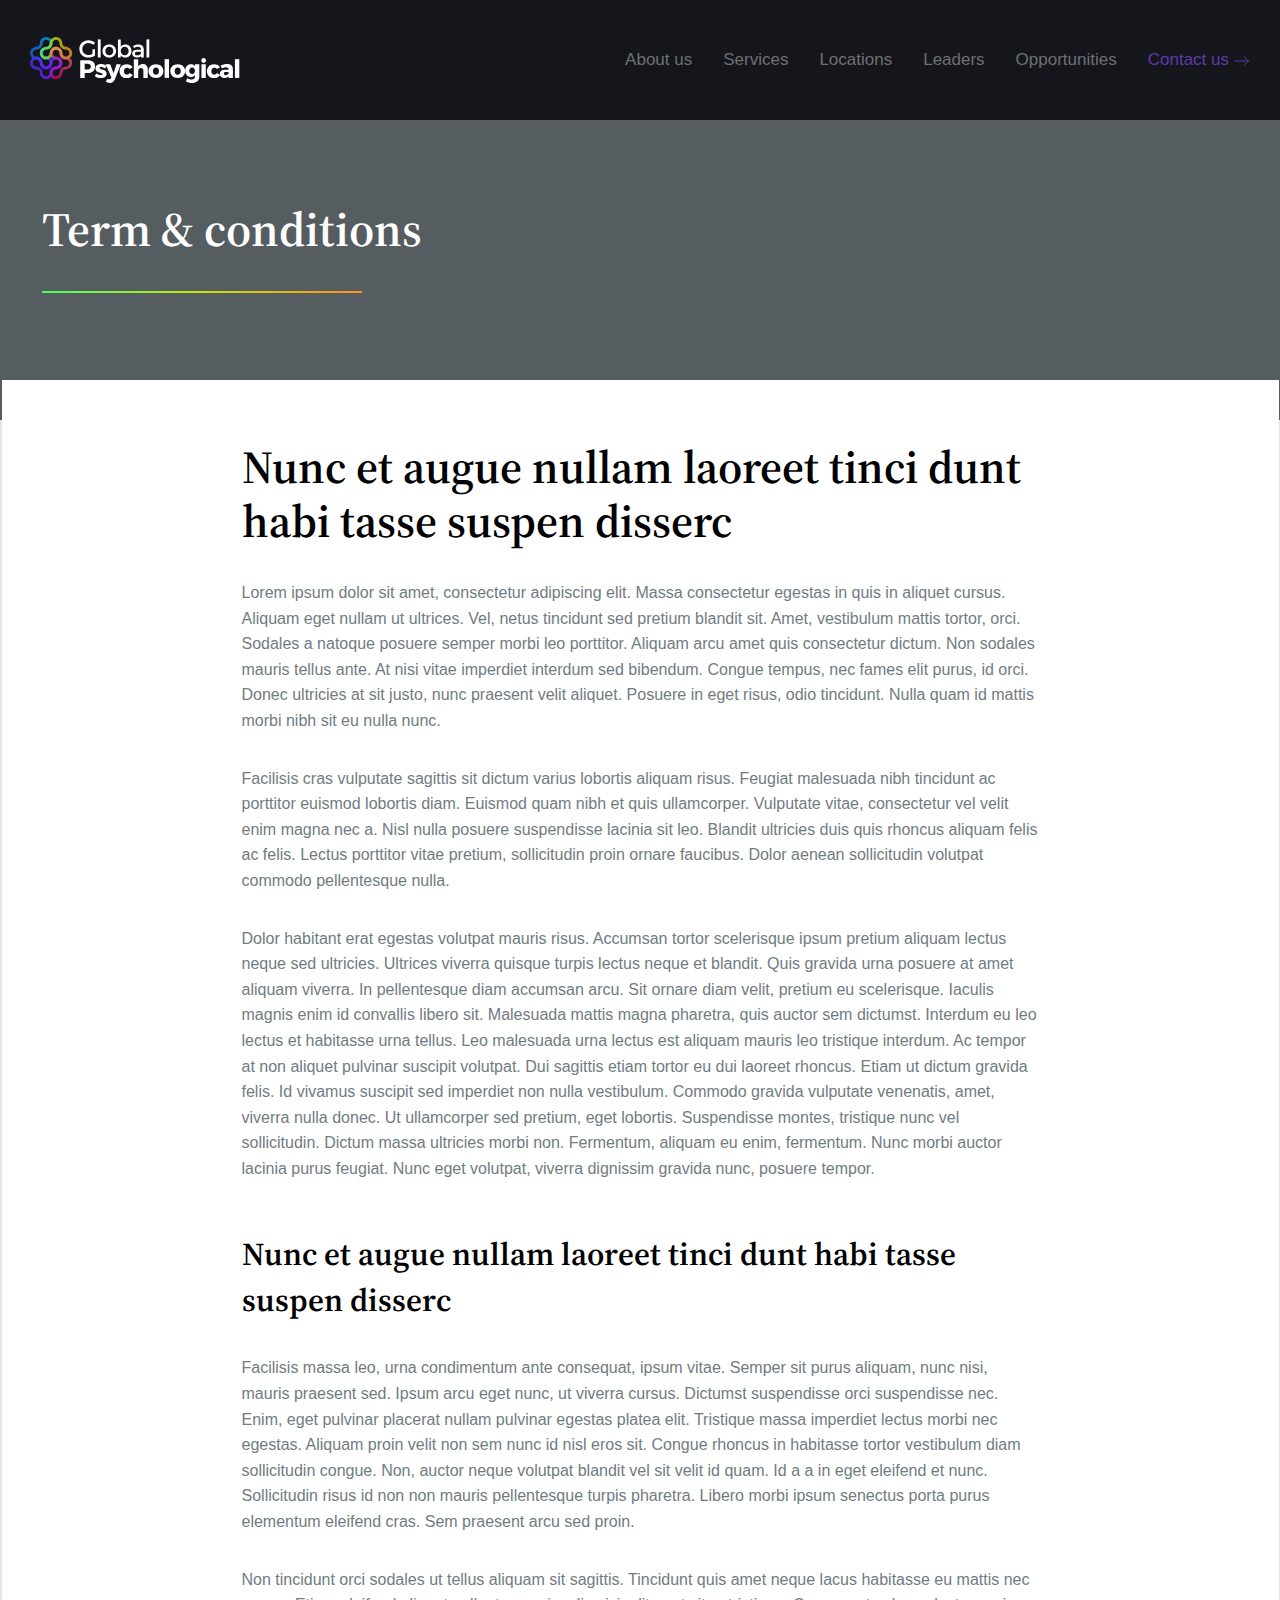
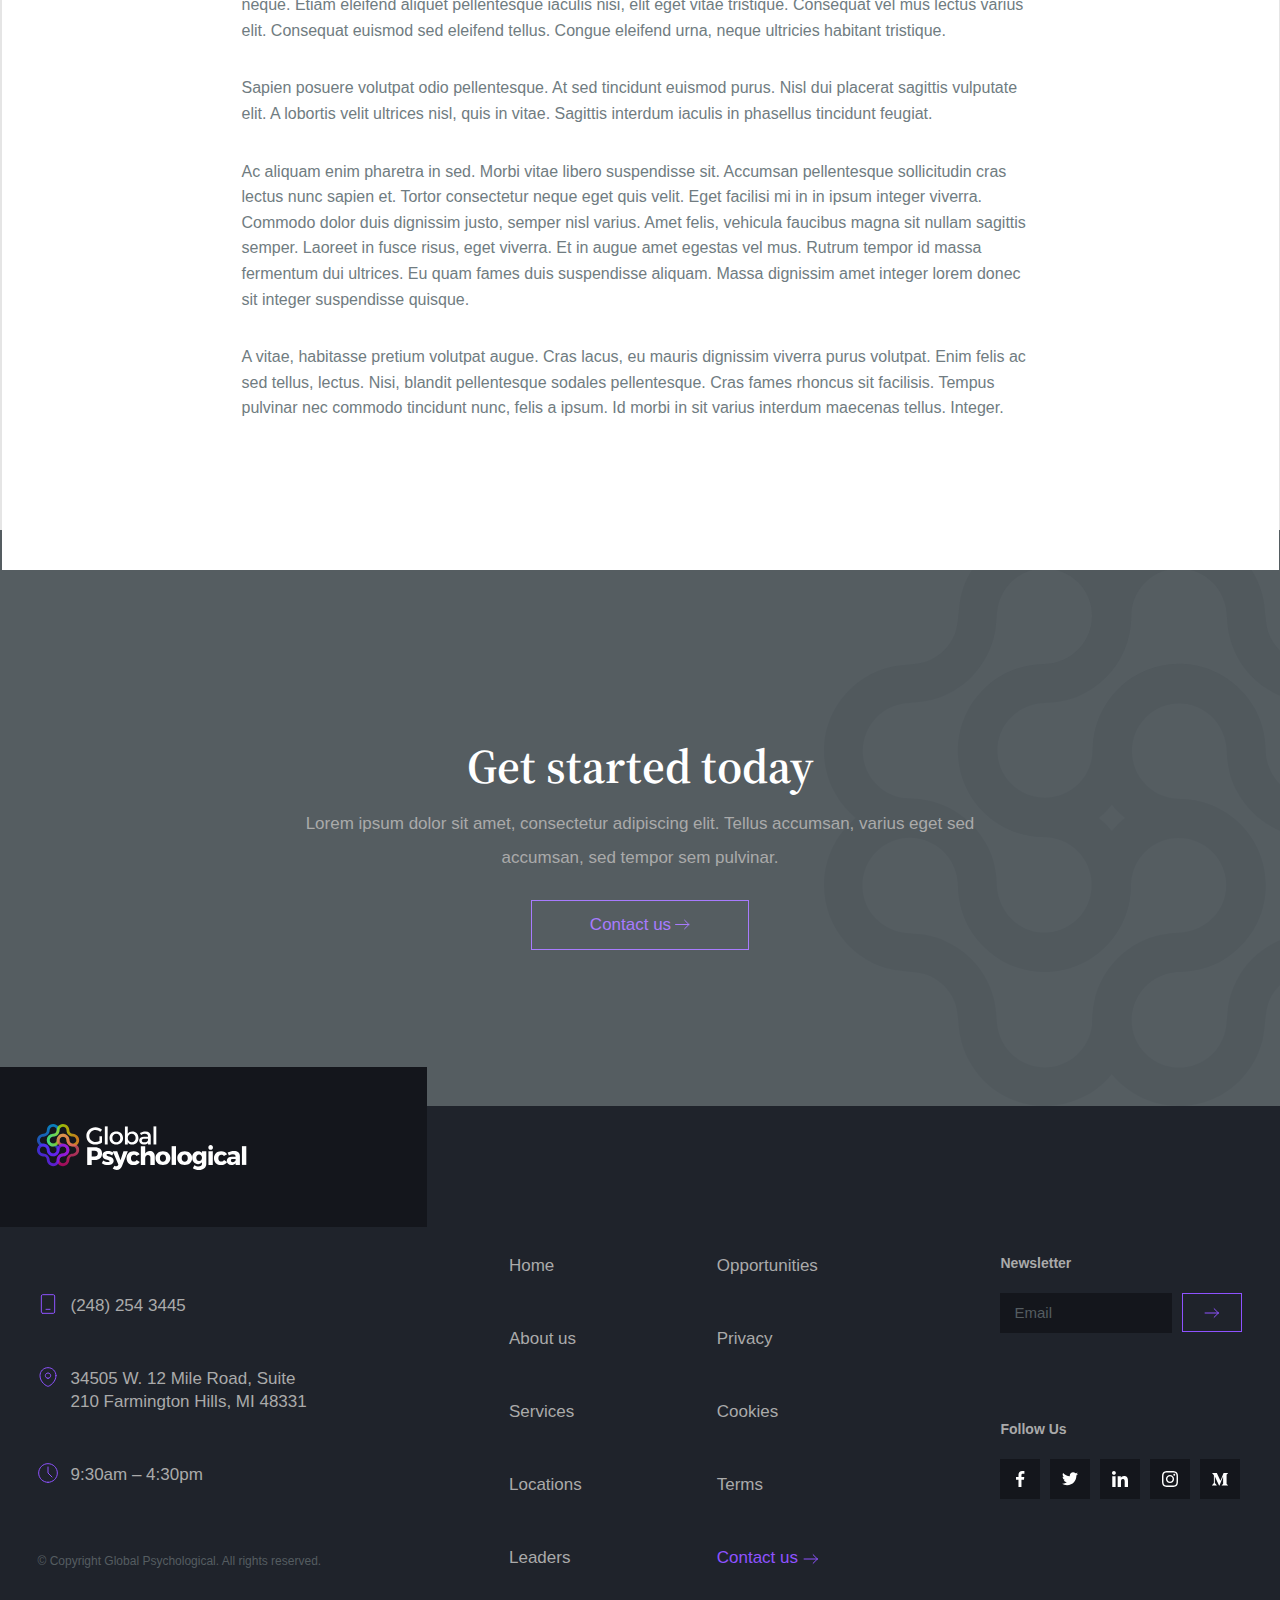
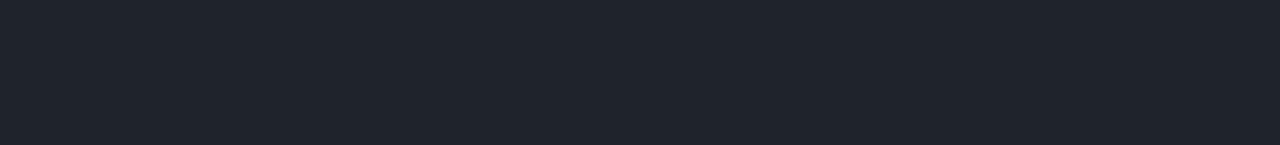
<file: terms.html>
<!DOCTYPE html>
<html lang="en">
<head>
    <meta charset="UTF-8">
    <meta http-equiv="X-UA-Compatible" content="IE=edge">
    <meta name="viewport" content="width=device-width, initial-scale=1.0">
    <title>Test</title>
    <link rel="preconnect" href="https://fonts.gstatic.com">
<link href="https://fonts.googleapis.com/css2?family=Source+Serif+Pro:ital,wght@0,200;0,300;0,400;0,600;0,700;1,200;1,300;1,400;1,600&display=swap" rel="stylesheet">
    <link rel="stylesheet" href="css/style.css">
</head>
<body>
    <header>
        <div class="wrapper">
            <div class="header_logo">
                <img src="images/logo.svg" alt="logo_header">
            </div>
            <button class="btn_nav_menu">
                <img src="images/icons/icon_btn_menu.svg" title="btn_menu" >
            </button>
            <nav class="header_nav">
                <ul>
                    <li><a href="about_us.html">About us</a></li>
                    <li><a href="services.html">Services</a></li>
                    <li><a href="locations.html">Locations </a></li>
                    <li><a href="leaders.html">Leaders</a></li>
                    <li><a href="opportunities.html">Opportunities</a></li>
                    <li><a class="link_to" href="contacts.html">Contact us</a></li>
                </ul>
            </nav>
            <nav class="nav_menu_mobile">
                <button class="btn_close btn_nav_close ">
                    <img src="images/icons/close.svg" alt="close">
                </button>
                <div class="nav_menu_mobile-wrap">
                    <ul class="nav_menu_mobile-top">
                        <li><a href="#">Home</a></li>
                        <li><a href="#">About us</a></li>
                        <li><a href="#">Services</a></li>
                        <li><a href="#">Locations </a></li>
                        <li><a href="#">Leaders</a></li>
                        <li><a href="#">Opportunities</a></li>
                        <li><a class="link_to" href="#">Contact us</a></li>
                    </ul>
                    <div class="nav_menu_mobile-bottom">
                        <div class="contact_info">
                            <div class="contact_info_phone">
                                <img src="images/icons/mobile.svg" alt="mobile">
                                <p><a href="tel:(248) 254 3445">(248) 254 3445</a></p>
                            </div>
                            <div class="contact_info_adress">
                                <img src="images/icons/pin.svg" alt="pin">
                                <p>34505 W. 12 Mile Road, Suite 210 Farmington Hills, MI 48331</p>
                            </div>
                            <div class="contact_info_work_time">
                                <img src="images/icons/clock.svg" alt="clock">
                                <p>9:30am – 4:30pm</p>
                            </div>
                        </div>
                    </div>
                </div>
            </nav>
        </div>
    </header>
    <main>
        <section class="text_image_top text_top terms_top">
            <section class="grey_bg block_line_gradient content_full content_text_full">
                <div class="wrapper">
                    <h1>Term & conditions</h1>
                    <div class="line_gradient line_gradient--yellow"></div>
                </div>
            </section>
        </section>
        <section class="main_content single_content">
            <div class="wrapper">
                <h2>Nunc et augue nullam laoreet tinci dunt habi tasse suspen disserc</h2>
                <p>Lorem ipsum dolor sit amet, consectetur adipiscing elit. Massa consectetur egestas in quis in aliquet cursus. Aliquam eget nullam ut ultrices. Vel, netus tincidunt sed pretium blandit sit. Amet, vestibulum mattis tortor, orci. Sodales a natoque posuere semper morbi leo porttitor. Aliquam arcu amet quis consectetur dictum. Non sodales mauris tellus ante. At nisi vitae imperdiet interdum sed bibendum. Congue tempus, nec fames elit purus, id orci. Donec ultricies at sit justo, nunc praesent velit aliquet. Posuere in eget risus, odio tincidunt. Nulla quam id mattis morbi nibh sit eu nulla nunc.</p>
                <p>Facilisis cras vulputate sagittis sit dictum varius lobortis aliquam risus. Feugiat malesuada nibh tincidunt ac porttitor euismod lobortis diam. Euismod quam nibh et quis ullamcorper. Vulputate vitae, consectetur vel velit enim magna nec a. Nisl nulla posuere suspendisse lacinia sit leo. Blandit ultricies duis quis rhoncus aliquam felis ac felis. Lectus porttitor vitae pretium, sollicitudin proin ornare faucibus. Dolor aenean sollicitudin volutpat commodo pellentesque nulla.</p>
                    
                <p>Dolor habitant erat egestas volutpat mauris risus. Accumsan tortor scelerisque ipsum pretium aliquam lectus neque sed ultricies. Ultrices viverra quisque turpis lectus neque et blandit. Quis gravida urna posuere at amet aliquam viverra. In pellentesque diam accumsan arcu. Sit ornare diam velit, pretium eu scelerisque.
                    Iaculis magnis enim id convallis libero sit. Malesuada mattis magna pharetra, quis auctor sem dictumst. Interdum eu leo lectus et habitasse urna tellus. Leo malesuada urna lectus est aliquam mauris leo tristique interdum. Ac tempor at non aliquet pulvinar suscipit volutpat. Dui sagittis etiam tortor eu dui laoreet rhoncus. Etiam ut dictum gravida felis. Id vivamus suscipit sed imperdiet non nulla vestibulum. Commodo gravida vulputate venenatis, amet, viverra nulla donec. Ut ullamcorper sed pretium, eget lobortis. Suspendisse montes, tristique nunc vel sollicitudin. Dictum massa ultricies morbi non. Fermentum, aliquam eu enim, fermentum. Nunc morbi auctor lacinia purus feugiat. Nunc eget volutpat, viverra dignissim gravida nunc, posuere tempor.</p>
                <br>
                <h3>Nunc et augue nullam laoreet tinci dunt habi tasse suspen disserc</h3>
                <p>Facilisis massa leo, urna condimentum ante consequat, ipsum vitae. Semper sit purus aliquam, nunc nisi, mauris praesent sed. Ipsum arcu eget nunc, ut viverra cursus. Dictumst suspendisse orci suspendisse nec. Enim, eget pulvinar placerat nullam pulvinar egestas platea elit. Tristique massa imperdiet lectus morbi nec egestas.
                    Aliquam proin velit non sem nunc id nisl eros sit. Congue rhoncus in habitasse tortor vestibulum diam sollicitudin congue. Non, auctor neque volutpat blandit vel sit velit id quam. Id a a in eget eleifend et nunc. Sollicitudin risus id non non mauris pellentesque turpis pharetra. Libero morbi ipsum senectus porta purus elementum eleifend cras. Sem praesent arcu sed proin.</p>
                    
                    <p>Non tincidunt orci sodales ut tellus aliquam sit sagittis. Tincidunt quis amet neque lacus habitasse eu mattis nec neque. Etiam eleifend aliquet pellentesque iaculis nisi, elit eget vitae tristique. Consequat vel mus lectus varius elit. Consequat euismod sed eleifend tellus. Congue eleifend urna, neque ultricies habitant tristique.</p>
                    
                    <p> Sapien posuere volutpat odio pellentesque. At sed tincidunt euismod purus. Nisl dui placerat sagittis vulputate elit. A lobortis velit ultrices nisl, quis in vitae. Sagittis interdum iaculis in phasellus tincidunt feugiat.</p>
                    
                    <p> Ac aliquam enim pharetra in sed. Morbi vitae libero suspendisse sit. Accumsan pellentesque sollicitudin cras lectus nunc sapien et. Tortor consectetur neque eget quis velit. Eget facilisi mi in in ipsum integer viverra. Commodo dolor duis dignissim justo, semper nisl varius. Amet felis, vehicula faucibus magna sit nullam sagittis semper. Laoreet in fusce risus, eget viverra. Et in augue amet egestas vel mus. Rutrum tempor id massa fermentum dui ultrices. Eu quam fames duis suspendisse aliquam. Massa dignissim amet integer lorem donec sit integer suspendisse quisque.</p>
                    
                    <p> A vitae, habitasse pretium volutpat augue. Cras lacus, eu mauris dignissim viverra purus volutpat. Enim felis ac sed tellus, lectus. Nisi, blandit pellentesque sodales pellentesque. Cras fames rhoncus sit facilisis. Tempus pulvinar nec commodo tincidunt nunc, felis a ipsum. Id morbi in sit varius interdum maecenas tellus. Integer.</p>
            </div>
        </section>
    </main>
    <footer>
        <section class="footer_top grey_bg">
            <div class="wrapper">
                <h1>Get started today</h1>
                <p>Lorem ipsum dolor sit amet, consectetur adipiscing elit. Tellus accumsan, varius eget sed accumsan, sed tempor sem pulvinar.</p>
                <a class="link_button link_button-purple_light_footer" href="">Contact us<img src="images/icons/icon_arrow_right_bottom.svg" alt="arrow"></a>
            </div>

        </section>
        <section class="footer_bottom">
            <div class="footer_logo">
                <img src="images/logo.svg" alt="logo">
            </div>
            <div class="wrapper">
                <div class="contact_info">
                    <div class="contact_info_phone">
                        <img src="images/icons/mobile.svg" alt="mobile">
                        <p><a href="tel:(248) 254 3445">(248) 254 3445</a></p>
                    </div>
                    <div class="contact_info_adress">
                        <img src="images/icons/pin.svg" alt="pin">
                        <p>34505 W. 12 Mile Road, Suite 210 Farmington Hills, MI 48331</p>
                    </div>
                    <div class="contact_info_work_time">
                        <img src="images/icons/clock.svg" alt="clock">
                        <p>9:30am – 4:30pm</p>
                    </div>
                </div>
                <div class="footer_menu">
                     <nav>
                        <ul>
                            <li><a href="#">Home</a></li>
                            <li><a href="#">About us</a></li>
                            <li><a href="#">Services</a></li>
                            <li><a href="#">Locations </a></li>
                            <li><a href="#">Leaders</a></li>
                            <li><a href="#">Opportunities</a></li>
                            <li><a href="#">Privacy</a></li>
                            <li><a href="#">Cookies</a></li>
                            <li><a href="#">Terms</a></li>
                            <li><a class="link_to" href="#">Contact us</a></li>
                        </ul>
                     </nav>
                </div>
                <div class="footer_contact_us">
                    <form class="newsletter_block">
                        <label for="newsletter_input"><h6>Newsletter</h6></label>
                        <div>
                            <input id="newsletter_input" type="text" placeholder="Email">
                            <button class="btn_sent_to" type="submit"><img src="images/icons/icon_arrow_right.svg" alt="arrow"></button>
                        </div>
                    </form>
                    <div class="follow_us">
                        <h6>Follow us</h6>
                        <div class="media_links">
                            <a href="#"><img src="images/icons/Facebook.svg" alt="Facebook"></a>
                            <a href="#"><img src="images/icons/Twitter.svg" alt=""></a>
                            <a href="#"><img src="images/icons/LinkedIn.svg" alt=""></a>
                            <a href="#"><img src="images/icons/Instagram.svg" alt=""></a>
                            <a href="#"><img src="images/icons/Medium.svg" alt=""></a>
                        </div>
                    </div>
                </div>
                <div class="copyright">
                    <p>© Copyright Global Psychological. All rights reserved.</p>
                </div>
            </div>
        </section>
    </footer>
    <script
  src="https://code.jquery.com/jquery-3.6.0.min.js"
  integrity="sha256-/xUj+3OJU5yExlq6GSYGSHk7tPXikynS7ogEvDej/m4="
  crossorigin="anonymous"></script>
    <script src="js/script.js"></script>
</body>
</html>
</file>
<file: css/style.css>
* {
    margin: 0;
    padding: 0;
}
body {
    font-family: 'Avenir', sans-serif;
}
h1,h2,h3,h4,h5 {
    font-family: 'Source Serif Pro', serif;
    font-weight: 600;
    font-style: normal;
}
h1 {
    font-size: 58px;
    line-height: 64px;

}
h2 {

    font-size: 46px;
    line-height: 54px;
}
h3 {

font-size: 38px;
line-height: 46px;
}
h4 {

    font-size: 30px;
    line-height: 40px;
}
h5 {

    font-size: 26px;
    line-height: 34px;
}
h6 {
    font-weight: 600;
    font-size: 14px;
    line-height: 19px;
    text-transform: capitalize;
}
p {
    font-style: normal;
    font-weight: normal;
    font-size: 16px;
    line-height: 160%;
}
ul {
    list-style: none;
}
a {
    text-decoration: none;
}
@font-face {
    font-family: "Avenir";
    font-display: swap;
    src: url("../fonts/Avenir.otf") format("otf");
    font-weight: 400;
    font-style: normal;
}
@font-face {
    font-family: "AvenirLight";
    font-display: swap;
    src: url("../fonts/avenir-light.eot"),
        url('../fonts/avenir-light.woff2') format("woff2");
    font-weight: 100;
    font-style: normal;
}
  

.wrapper {
    max-width: 1277px;
    margin: 0 auto;
}



header {
    background-color: #14161C;
    padding: 37px 0;
    height: 120px;
    box-sizing: border-box;
}
header .wrapper {
    display: flex;
    justify-content: space-between;
    align-items: center;
}

.header_nav ul {
    display: flex; 
    margin-top: -4px;
}
.header_nav ul li {
    margin-right: 31px;
}
.header_nav ul li:last-child {
    margin-right: 0;
}
header ul li a {
    color: #AAAAAA;
    opacity: 0.6;
    font-size: 17px;
    line-height: 23.5px;
    transition: 0.3s ease;
}
header ul li a:hover {
    color: #fff;
    opacity: 1;
}
.nav_menu_mobile {
    position: fixed;
    height: 100vh;
    width: 100%;
    right: 0;
    left: 0;
    bottom: 0;
    top: 0;
    z-index: 999;
    overflow: auto;
    /* transition: 0.5s ease; */
    transform: translateX(100%);
}
.nav_menu_mobile.active {
    transform: translateX(0);
}
.btn_close {
    position: absolute;
    width: 20px;
    height: 18px;
    display: flex;
    align-items: center;
    justify-content: center;
    top: 50px;
    right: 65px;
    transform: scale(1.5);
}
.nav_menu_mobile-wrap {
    height: 100vh;
    background-color: #1F232B;
}
.nav_menu_mobile-top {
    background-color: #14161C;
    display: flex;
    flex-direction: column;
    padding:30px;
    padding-top: 70px;
    padding-bottom: 80px;
    
}
body.fixed-position {
    position: fixed;
}
.nav_menu_mobile-top li {
    margin-bottom: 30px;
}
.nav_menu_mobile-top li:last-child {
    margin-bottom: 30px;
}
.nav_menu_mobile-bottom {
    background-color: #1F232B;
    padding:30px;
    padding-top: 80px;
}
.nav_menu_mobile-bottom p {
    font-weight: 400;
font-size: 17px;
line-height: 23px;
color: #AAAAAA;
}
.nav_menu_mobile-bottom .contact_info {
    margin-top: -4px;
}
.nav_menu_mobile-bottom .contact_info div {
    margin-bottom: 30px;
}

.main_page {
    display: grid;
    grid-template-columns: 50% 50%;
    grid-template-rows: repeat(600, 5px);
    background: url(../images/main_screen_bg.png) top center no-repeat, 
    linear-gradient(90deg, rgba(192,220,215,1) 0%, rgba(198,227,222,1) 100%);
    background-size: auto;
    margin-bottom: -44px;
}
.color_block {
    mix-blend-mode: overlay;
}
.purple_color_block {
    background: #A228E7;
}
.pink_color_block {
    background: #DA4895;
}
.green_color_block {
    background: #D0EB39;
    mix-blend-mode: soft-light !important;
    opacity: 0.7;
}
.blue_color_block {
    background: #4EC4FE;
}
.yellow_color_block {
    background: #FBAE50;
}
.purple_color_block {
    background: #DA4895;
}
.main_screen_left {
    grid-row-start: 1; 
    grid-row-end: 121; 
    display: grid;
    grid-template-columns: 1fr 355px;
}
.main_screen_right {
    grid-row-start: 1; 
    grid-row-end: 169; 
    display: grid;
    grid-template-columns: 440px 1fr;
}
.use_psychology {
    grid-row-start: 121; 
    grid-row-end: 234; 
}

.block_line_gradient .wrapper{
    max-width: 640px;

    box-sizing: border-box;
}
.content_text_left .wrapper {
    padding: 80px;
    padding-left: 0;
}
.content_text_right .wrapper {
    padding: 80px;
    padding-right: 0;
}
.content_text_full {
    width: 100% !important;
}
.content_text_full .wrapper {
    max-width: 1277px;
    padding-left: 239px;
}



.grey_bg {
    background-color: #555D61;
    color: #fff;
}
.grey_middle_bg {
    background-color: #707C81;
    color: #fff; 
}
.grey_bg p {
    font-style: normal;
    /* font-weight: 400; */
    font-size: 20px;
    line-height: 34px;
    font-family: 'AvenirLight', sans-serif;
}
.dark_bg {
    background-color: #1F232B;
    color: #fff;
}
.strong_dark_bg {
    background-color: #1C1E24;
    color: #fff;
}
.light_grey_bg {
    background-color: #E2E2E2;
    color: #14161C;   
}
.light_grey_bg p {
    color: #555D61;
}
.text_image_top  .location_image_top img{
    left: 0 !important;
    top: 0 !important;
    width: 120%;
}
.psychology_image {
    background: url(../images/girls.jpg) -320px -62px no-repeat;
    grid-row-start: 169; 
    grid-row-end: 309; 
    max-height: 720px;
}
.image_center_block {
    padding: 90px 110px;
}
.image_center_block img {
    width: 100%;
}
.content_left .wrapper {
    margin-left: auto;
    margin-right: 0;
    width: fit-content;
}
.content_right .wrapper {
    margin-left: 0;
    margin-right: auto;
    width: fit-content;
}
.brain_image_block {
    grid-row-start: 234; 
    grid-row-end: 392;
}
.psychological_theories_block {
    grid-row-start: 309; 
    grid-row-end: 418;
}
.supporting_differences {
    grid-row-start: 392; 
    grid-row-end: 502; 
}
.supporting_differences_image {
    grid-row-start: 418; 
    grid-row-end: 540;
}
.ball_image_block {
    grid-row-start: 502;
    grid-row-end: 645;
}
.overcome_block {
    grid-row-start: 540;
    grid-row-end: 654;
}
.supporting_differences_image img {
    left: -150px;
    top: -160px;
}

.block_image_lines {
    display: grid;
    grid-template-columns: 440px 1fr;
}
.block_image {
    position: relative;
    overflow: hidden;
}
.block_image img {
    position: absolute;
    min-height: 100%;
}
.hair2 {
    background-color: #0E0E0E;
}
.hair2 img{
    left: -120px;
    top: -20px;
}


footer {
    background-color: #1F232B;
}
.footer_top {
    background: url(../images/bg_footer.svg) 117% 44% no-repeat,#555D61;
    background-size: contain;
    text-align: center;
    padding-top: 204px;
    padding-bottom: 156px;

}
.footer_top .wrapper {
    display: flex;
    flex-direction: column;
    align-items: center;
 
}
.footer_top p {
    max-width: 675px;
    color: #AAAAAA;
    margin-top: 9px;
}
.footer_top .link_button {
    margin-top: 25px;
}

.footer_bottom {
    color: #AAAAAA;
    padding-top: 148px;
    padding-bottom: 176px;
    position: relative;
}
.footer_logo {
    position: absolute;
    left: 0;
    top: -39px;
    width: 29.65%;
    height: 160px;
    display: flex;
    align-items: center;
    padding-right: 133px;
    padding-left: 15px;
    min-width: 427px;
    box-sizing: border-box;
    background-color: #14161C;
}
.footer_logo img {
    margin-left: auto;
}
.footer_bottom .wrapper {
    display: flex;
    justify-content: space-between;
    padding: 0 0;
    box-sizing: border-box;
    position: relative;
}
.footer_bottom p{
    font-size: 17px;
    line-height: 23px;
}
.contact_info_phone p a {
    color: #AAAAAA;
}
.contact_info {
    max-width: 290px;
    margin-top: 40px;
}
.contact_info div {
    display: flex;
    align-items: flex-start;
    margin-bottom: 50px;
}
.contact_info div img {
    margin-right: 13px;
}
.footer_menu ul {
    display: grid;
    flex-direction: column;
    gap: 50px;
    flex-wrap: wrap;
    grid-auto-flow: column;
    grid-template-rows: 1fr 1fr 1fr 1fr 1fr;
    column-gap: 135px;
    max-height: 316px;
    
    margin-left: 98px;

}

.footer_menu a {
    color: #AAAAAA;
    font-size: 17px;
    line-height: 23px;
}
.newsletter_block div {
    display: flex;
    align-items: center;
    margin-top: 20px;
}
.footer_contact_us {
    margin-left: 0;
    /* margin-right: 18px; */
}
.footer_contact_us input {
    background-color: #14161C;
    padding: 10px 14px;
    box-sizing: border-box;
    width: 172px;
    height: 40px;
    font-size: 15px;
    color: #555D61;
    border-radius: 0;
}
.footer_contact_us input::placeholder {
    font-size: 15px;
    color: #555D61;
}
.footer_contact_us label {
    color: #AAAAAA;
}
.footer_contact_us .btn_sent_to {
    margin-left: 10px;
}
.btn_sent_to {
    border: 1px solid #8E52FF;
    width: 60px;
    min-width: 60px;
    height: 39px;
    display: flex;
    box-sizing: border-box;
    justify-content: center;
    align-items: center;
    transition: 0.3s ease;
}
.btn_sent_to:hover {
    border-color: #b289ff;
}

.follow_us {
    margin-top: 87px;
}
.media_links {
    display: flex;
    margin-top: 20px;
}
.media_links a {
    width: 40px;
    height: 40px;
    background: #14161C;
    display: flex;
    align-items: center;
    justify-content: center;
    margin-right: 10px;
    transition: 0.3s ease;
}
.media_links a:hover {
    background: #34373f;
}
.media_links a:last-child {
    margin-right: 0;
}

.copyright {

    position: absolute;
    bottom: 0;
    /* left: 18px; */
}
.copyright p{
    font-size: 12px;
    line-height: 16px;
    font-weight: 400;
    color: #555D61;
    white-space: nowrap;
}


.text_image_top {
    display: flex;
    box-sizing: border-box;
    height: 600px;
}
.text_image_top .block_image  img {
    top: -133px;
    left: -168px;
}
.text_image_top .image_center_block  img {
    width: 85%;
}
.text_image_top .block_line_gradient .wrapper{
    padding-top: 129px;
}
.text_image_top .block_line_gradient p{
    font-style: normal;
    font-weight: 500;
    font-size: 20px;
    line-height: 34px;
}
.text_image_top section {
    width: 50%;
    box-sizing: border-box;
}
.text_image_top .image_center_block {
    padding: 65px 110px;
}


.main_content {
    background-color: #E5E5E5;
    margin-top: -40px;
    margin-bottom: -40px;
}
.main_content.contact_content {
    margin-bottom: 0;
}
.main_content>.wrapper {
    position: relative;
    background-color: #fff;
}
.text_only {
    background-color: #fff
}
.wrapper_in_wrap {
    padding: 60px 80px;
}
.text_only h2{
    max-width: 824px;
    margin-bottom: 30px;
}
.text_only article {
    display: flex;
}
.text_only article p:first-child {
    margin-right: 60px;

}
.text_only article p {
    color: #707C81;
}
.text_image_content {
    display: flex;
}
.text_image_content section {
    width: 50%;
}
.text_image_content .block_line_gradient .wrapper{
    padding: 100px 80px;
    box-sizing: border-box;
}
.text_image_content .block_line_gradient .line_gradient {
    margin-top: 40px;
    margin-bottom: 0;
}
.text_image_content .block_image_lines {

}

.grid_39_61 {
    grid-template-columns: 1fr 61%;
}
.grid_61_39 {
    grid-template-columns: 61% 1fr ;
}
.grid_26_24_50 {
    grid-template-columns: 26% 24% 1fr;
}
.grid_30_39_30 {
    grid-template-columns: 30.5% 1fr 30.5%;
}
.wrapper_grid {
    padding-bottom: 100px !important;
}
.grid_container {
    background-color: #fff;
}
.services_grid .wrapper_in_wrap {
    padding-top: 0;
}


.grid_content {
    display: grid;
    gap: 60px;
    grid-template-columns: 1fr 1fr;
}
.header_grid_text {
    display: flex;
    margin-bottom: 29px;
    align-items: center;
}
.header_grid_text img {
    margin-right: 15px;
}
.grid_item {
    position: relative;
    overflow: hidden;
    display: flex;
    flex-direction: column;
}
.grid_item p {
    font-size: 14px;
}
.grid_content_item_padding {
    padding: 35px 45px;
    background: rgba(240, 240, 240, 0.5)
}
.grid_content_item_padding p {
    color: #707C81;
    font-size: 14px;
    line-height: 160%;
}
.text_image_top .brain_image_block {
    padding: 89px 135px;
}
.text_image_top .brain_image_block img{
    width: 70%;
}
.grid_content_leaders {
    /* max-height: 524px; */
}
.grid_item_content {
    padding: 40px;
    background: #1F232B;
    color: #fff;
}
.grid_content_locations .grid_item_content {
    padding: 20px 40px;
}
.grid_content_image {
    row-gap: 80px;
}

.grid_wrapper_image {
    height: 300px;
    position: relative;
    overflow: hidden;
}
.grid_wrapper_image img {
    width: 100%;
    height: 100%;
    object-fit: cover;
}
.grid_content_leaders .grid_wrapper_image {
    max-height: 270px;
}

.grid_person_position {
    font-weight: 500;
font-size: 20px;
line-height: 34px;
color: #609CF6;
}
.grid_content_leaders p {
    font-size: 14px;
line-height: 160%;
color: #E2E2E2;
margin-top: 14px;
}
.grid_content_adress {
    font-size: 16px;
line-height: 160%;
color: #A87BFE;
}
.locations_grid {
    padding: 80px;
}

.see_all {
    display: flex;
    flex-direction: column;
    color: #fff;
    align-items: center;
    justify-content: center;
    padding: 47px;
    background-color: #8E52FF;
}
.see_all .link_button {
    margin-top: 18px
}
.text_top {
    max-height: 300px;

}
.text_top .wrapper{
    padding-top: 77px !important;
    padding-bottom: 108px;
}
.text_top .contact_info {
    margin-top: -16px;
    margin-left: 31px;
}
.text_top .contact_info_phone p a {
    color: #fff;
}
.text_top .contact_info div:not(:last-child) {
    margin-bottom: 20px;
}
.text_top .contact_info p {
    font-size: 17px;
    line-height: 23px;
}
.single_content .wrapper {
    padding: 240px;
    padding-top: 60px;
    padding-bottom: 117px;
    box-sizing: border-box;
}
.single_content p {
    margin: 32px 0;
    color: #707C81;
}
.contact_form {
    display: flex;
    flex-direction: column;
    max-width: 800px;
    margin: 0 auto;
    padding: 60px 150px;
    box-sizing: border-box;
    background: rgba(240, 240, 240, 0.5);
}
.contact_form .link_button {
    width: 100%;
}
label {
    font-weight: 500;
    font-size: 16px;
    line-height: 22px;
    color: #A228E7;
    margin-top: 19px;
    margin-bottom: 12px;
}
input {
    height: 50px;
    background-color: #fff;
    padding: 8px 15px;
    box-sizing: border-box;
}
textarea {
    height: 200px;
    border: none;
    outline: none;
    resize: none;
    padding: 8px 15px;
    box-sizing: border-box;
    border-radius: 0;
}

/*////////////////////////////////*/
nav ul li a {
    transition: 0.3s ease;
}
nav ul li a:hover {
    color: #fff;
    opacity: 1;
}
button {
    background-color: transparent;
    outline: none;
    border: none;
    cursor: pointer;
}
input {
    border: none;
    outline: none;
    border-radius: 0;
}
.link_to {
    color: #8E52FF !important;
    position: relative;
    padding-right: 21px;
}
.link_to:hover:before {
    transform: translateX(10px);
}
.link_to:before {
    position: absolute;
    content: '';
    width: 16px;
    height: 16px;
    right: 0;
    top: 3px;
    background: url(../images/icons/icon_arrow_right.svg) center no-repeat;
    transition: 0.3s ease;
}
.line_gradient {
    width: 320px;
    height: 2px;
    margin: 30px 0;
}
.line_gradient--yellow {
    background: linear-gradient(90deg, #4AFF68 0.03%, #C2E700 48.64%, #E0BC11 73.02%, #FF9022 100%);
}
.line_gradient--red {
    background: linear-gradient(270deg, #F48863 1.84%, #EB6B66 26.17%, #D5236E 78.55%, #CC0372 100%);
}
.line_gradient--purple {
    background: linear-gradient(90deg, #4A34FF 0%, #771DFF 63.02%, #930EFF 99.58%);
}
.line_gradient--blue {
    background: linear-gradient(90deg, #03B0FF 0%, #2C5AED 55.21%, #4031E5 100%);
}
.line_gradient--purple-blue {
    background: linear-gradient(90deg, #A87BFE 3.64%, #0E8BFF 99.58%);
}

.link_button {
    border: 1px solid #4EC4FE;
    position: relative;
    color: #4EC4FE;
    width: 218px;
    height: 50px;
    margin-top: 30px;
    box-sizing: border-box;
    display: flex;
    justify-content: center;
    align-items: center;
    font-style: normal;
    font-weight: normal;
    font-size: 17px;
    line-height: 23px;
}
.link_button-purple {
    border-color: #8E52FF;
    color: #8E52FF;
}
.link_button-white {
    border-color: #fff;
    color: #fff;
}
.link_button-purple_light {
    border-color: #A228E7;
    color: #A228E7;
}
.link_button-purple_light_footer {
    border-color: #A87BFE;
    color: #A87BFE;
}
.link_button:hover img {
    transform: translateX(10px);
}
.link_button img {
    margin-left: 4px;
    transition: 0.3s ease;

}
.reverse {
    transform: scale(-1,1);
    right: 0;
}
.btn_nav_menu {
    background: transparent;
    border: none;
    outline: none;
    display: none;
    position: relative;
    top: -9px;
    left: -4px;
}
.grid_35_50_15 div:last-child{
    display: none;
}
/* .main_screen {
    min-height: 600px;
}
.main_page {
    grid-template-rows: auto;
} */

/*///////////////////*/
@media (min-width: 2460px) {
    .supporting_differences_image img {
        width: 100%;
    }
    .main_page .psychology_image {
        background: url(../images/girls.jpg) -80px -62px no-repeat;
        background-size: 120%;
    }
}
@media (min-width: 2160px) {
    .text_image_top .block_image img {
        width: 100%;
        left: 0 !important;
    }
    
}
@media (min-width: 2000px) {
    .footer_top {
        background: url(../images/bg_footer.svg) 100% 44% no-repeat,#555D61;
    }
    .text_image_top  .location_image_top img{
        top: -40%;
    }
 
}
@media (min-width: 1600px) {
    .psychology_image {
        background: url(../images/girls.jpg) -80px -62px no-repeat;
    }
    .supporting_differences_image img {
        object-fit: contain;
        left: 0;
    }
    .text_image_top .block_image  img {
        left: -70px;
    }

}
@media (min-width: 1550px) {
    .text_image_top .brain_image_block {
        padding-top: 50px;
        padding-left: 160px;
    }
}
@media(max-width: 1300px) {
    h1 {
        font-size: 48px;
    }
    h1 br, h3 br {
        display: none
    }
    h3 {
        font-size: 32px;
    }
    .grey_bg p {
        font-size: 17px;
    }
    .wrapper {
        padding: 0 30px;
    }
    .block_line_gradient .wrapper {
        padding: 40px;
    }
    .image_center_block {
        padding: 30px;
        display: flex;
        justify-content: center;
        align-items: center;
    }
    .image_center_block .wrapper {
        margin: 0;
        padding: 0;
    }
    .footer_logo  {
        padding-right: 180px;
    }
    .footer_bottom .wrapper {
        padding: 0 36px;
    }
    .footer_menu ul {
        margin-left: 0;
    }
    .wrapper_in_wrap {
        padding: 60px 10px;
    }
}

@media(max-width: 1000px) {
    .main_page {
        margin-bottom: 0;
    }
    .header_nav {
        display: none;
    } 
    .btn_nav_menu {
        display: block;
    }
    .main_screen_left, .main_screen_right {
        grid-row-start: 1; 
        grid-row-end: 90;
    }

    .main_screen_left {
        grid-template-columns: 1fr 49.2%;
    }
    .main_screen_right {
        grid-template-columns: 1fr 39.36%;
    }
    .block_line_gradient .wrapper {
        max-width: 100%;
        padding: 30px;
    }
    .block_line_gradient {
        grid-column-start: 1; 
        grid-column-end: 3;
    }
    .use_psychology {

        grid-row-start: 90; 
        grid-row-end: 185;
    }
    .psychology_image {
        grid-column-start: 2; 
        grid-column-end: 3;
        grid-row-start: 185; 
        grid-row-end: 270;
        background-size: 200%;
        background-position: -160px top;
        grid-template-columns: 1fr 39.36%;
    }
    .brain_image_block {

        grid-row-start: 185; 
        grid-row-end: 270;        
    }
    /* .image_center_block .wrapper {
        width: 50%;
    } */
    .psychological_theories_block {
        grid-row-start: 270; 
        grid-row-end: 370;   
    }
    .supporting_differences_image {
        grid-column-start: 1; 
        grid-column-end: 3;
        grid-row-start: 370; 
        grid-row-end: 455; 
    }
    
    .supporting_differences {
        grid-row-start: 455;
        grid-row-end: 555;

    }
    
    .ball_image_block {
        grid-column-start: 1; 
        grid-column-end: 3;
        grid-row-start: 555;
        grid-row-end: 628;
    }
    
    .overcome_block {
        grid-row-start: 628;
        grid-row-end: 690;
    }

}
@media(max-width: 1000px) {
    .main_page {
        background-size: 110%;
    }
    .wrapper {
        padding: 0 60px;
    }
    .btn_nav_menu img {
        transform-origin: top center;
        transform: scale(1.5);
        margin-top: 8px;
    }
    .block_line_gradient .wrapper {
        padding: 60px;
    }
    h1 {
        font-size: 48px;
        line-height: 54px;
    }
    h2 {
        font-size: 38px;
        line-height: 54px;
    }
    .grey_bg p {
        font-size: 20px;
    }
    .block_line_gradient  h3{
        max-width: 505px;
    }
    h3 {
        font-size: 38px;
    }
/* text */
    p {
        font-size: 16px;
    }
/*top*/
.text_image_top {
    flex-direction: column;
    height: auto;
}
.text_image_top section {
    width: 100%;
}
.text_image_top section:last-child {
    height: 440px;
    max-height: 460px;
}
.terms_top section:last-child {
    height: auto;
    max-height: 300px;
}

.text_image_top section:last-child img {
    left: -91px;
}


.text_image_top .brain_image_block .wrapper {
    display: flex;
    align-items: center;
    justify-content: center;
    max-width: 250px;
}
.text_image_top .ball_image_block .wrapper {
    max-width: 286px;
}
.supporting_differences_image img {
    top: -107px;
    left: -89px;
    width: 100%;
}
.image_center_block {
    padding: 55px;
}
.text_image_top .block_line_gradient .wrapper {
    padding: 60px;
    padding-top: 68px;
    padding-bottom: 64px;
}
.text_image_top .block_line_gradient p {
    font-size: 20px;
    line-height: 34px;
}
.text_image_top .image_center_block {
    padding: 50px 64px;
}
/*main content*/
.main_content {
    margin-top: 0;
    margin-bottom: 0;
}
.main_content .wrapper {
    padding: 0;
}
.wrapper_in_wrap {
    padding: 62px 60px;
}
.text_only h2 {
    margin-bottom: 30px;
}
.text_only article {
    flex-direction: column;
}
.text_only article p:not(:last-child) {
    margin: 0;
    margin-bottom: 30px;
}

.text_image_content {
    flex-direction: column;
}
.text_image_content .block_image {
    min-height: 446px;
}
.text_image_content .block_image img {
    width: 100%;
}
.text_image_content section {
    width: 100%;
}
.text_image_content .block_line_gradient .wrapper {
    padding: 60px;
    padding-top: 104px;
    padding-bottom: 114px;
    width: 100%;

}
.text_image_content .block_line_gradient .line_gradient {
    margin-top: 42px;
}
.block_image img {
    width: 140%;
}
.grid_content {
    grid-template-columns: 1fr;
    gap: 30px;

}
.grid_container  .wrapper_in_wrap {
    padding: 60px;
}
.services_grid  .wrapper_in_wrap {
    padding-top: 0;
}
.grid_content_item_padding {
    padding: 49px 32px;
}
.header_grid_text {
    margin-left: 7px;
    margin-bottom: 15px;
}
.wrapper_grid {
    padding: 30px 0 !important;
}
.wrapper_grid .grid_content {
    gap: 30px;
}

.grid_person_position {
    font-size: 16px;
    line-height: 160%;
}
.see_all {
    padding: 47px 20px;
} 
.see_all h4 {
    font-size: 30px;
    line-height: 40px;
}
.see_all .link_button  {
    width: 220px;
}
.text_top .wrapper {
    padding: 60px  !important;
}
.text_top {
    max-height: 384px;
}
.text_top .contact_info p {
    font-size: 17px;
    line-height: 23px;
}
.text_top .block_line_gradient  .wrapper {
    padding-bottom: 0 !important;
}
.text_top  .content_left .wrapper {
    margin-left: 0;
    margin-right: 0;
    width: 100%;
}
.text_top .content_right .wrapper{
    padding-top: 20px !important;
}
.text_top .content_right {
    height: auto !important;
}
.text_top .contact_info {
    margin-left: 0;
}
.text_image_top .image_center_block img {
    width: 100%;
}
.text_image_top .brain_image_block img {
    width: 77%;
}
.text_top .contact_info div:last-child{
    /* margin-bottom: 0; */
}
.contact_content .wrapper {
    padding: 36px 60px !important;
    padding-bottom: 40px !important;
}
.single_content .wrapper{
    padding: 60px;
}
.contact_form {
    padding: 60px 44px;
}
.text_top .block_line_gradient .wrapper {
    padding-bottom: 11px !important;
}
.block_image.hair2 img{
    width: 96% ;
    left: -80px;
    top: -36px;
}
/*footer */
.footer_top {
    padding: 143px 0;
    background: url(../images/bg_footer.png) 440% -36% no-repeat,#555D61;
background-size: 90%;
}
.footer_top h1{
    font-size: 48px;
    line-height: 64px;
}
.footer_top p {
    max-width: 532px;

}
.footer_top .link_button {
    margin-top: 47px;
}
.footer_logo {
    padding-right: 157px;
}

.footer_bottom {
    padding-top: 190px;
    padding-bottom: 103px;
}
.footer_bottom .wrapper{
    flex-direction: column;
    padding: 0 60px;
}
.footer_bottom .contact_info{
    margin-top: 0;
}
.footer_menu {
    margin-top: 37px;
}
.footer_menu ul{
    margin: 0;
    max-height: 195px;
    gap: 50px;
    column-gap: 0;
    grid-template-columns: 1fr 1fr 1fr;
    grid-template-rows: 1fr 1fr 1fr;
    margin-bottom: 54px;
    position: relative;
    padding-bottom: 75px;
    max-width: 603px;
}
.footer_menu ul li:last-child {
    position: absolute;
    left: 0;
    bottom: 0;
}
.footer_contact_us {
    margin-right: 0;
    display: flex;
    align-items: flex-end;
    justify-content: space-between;
    margin-top: 34px;
}
.footer_contact_us input {
    width: 100%;
    border-radius: 0;
}
.newsletter_block div,
.follow_us div {
    margin-top: 21px;
    max-width: 239px;
}
.follow_us {
    margin-top: 0;
}
.media_links {
    margin-top: 12px;
}
.copyright {
    position: static;
    margin-top: 86px;
}
.grid_wrapper_image {
    height: 300px;
}
.grid_content_leaders .grid_wrapper_image {
    max-height: 292px;
    background-color: #FDFDFD;
}
.obj_fit_contain {
    object-fit: contain !important;
}
}

@media(max-width: 1000px) {
    @media(min-width: 620px) {
        .main_page .ball_image_block {
            padding: 94px;
        }
        .main_page .ball_image_block .wrapper {
            width: 41%;
        }
        .grid_35_50_15 {
            grid-template-columns: 35% 50% 1fr;
        }
    }
}

@media(max-width: 620px) {
    .btn_close {
        top: 28px;
        right: 28px;
        transform: scale(1);
    }
    .nav_menu_mobile-top {
        padding-bottom: 30px;
        
    }
    .nav_menu_mobile-bottom {
        padding-top: 30px;
    }
    header {
        padding: 21px 21px;
        height: 70px;
    }
    header .wrapper {
        padding: 0;
    }
    .header_logo {
        transform-origin: left top;
        transform: scale(0.65);
    }
    .wrapper {
        padding: 0 30px;
    }
    .block_line_gradient .wrapper {
        padding: 29px;
    }
    .btn_nav_menu img {
        transform-origin: top center;
        transform: scale(1);
        margin-top: 0;
    }
    h1 {
        font-size: 30px;
        line-height: 40px;
    }
    h3 {
        font-size: 26px;
        line-height: 34px;
    }
    p {
        font-size: 14px;
        line-height: 160%;
    }
    .main_screen {
        height: 220px;
    }
    .main_page {
        background-size: 114%;
        grid-template-rows: auto;
    }
    .grey_bg p {
        font-size: 16px;
        line-height: 160%;
    }
    .line_gradient {
        width: 100%;
        margin: 20px 0;
    }
    .link_button {
        width: 100%;
        margin-top: 20px;
    }
    .brain_image_block   {
        max-height: 180px;
    }
    .image_center_block {
        box-sizing: border-box;
    }
    .image_center_block .wrapper {
        width: 100%;
    }
    .psychology_image {
        background-position: -80px -10px;
    }
    .supporting_differences_image {
        height: 316px;
        grid-template-columns: 1fr 39.36%;
    }
    .use_psychology {

        grid-row-start: 90; 
        grid-row-end: 182;
    }
    .psychology_image {
        grid-column-start: 2; 
        grid-column-end: 3;
        grid-row-start: 182; 
        grid-row-end: 240;
        background-size: 200%;
        background-position: -61px  top;
        grid-template-columns: 1fr 39.36%;
    }
    .brain_image_block {

        grid-row-start: 182; 
        grid-row-end: 240;        
    }
    .image_center_block .wrapper {
        width: 77%;
    }
    .psychological_theories_block {
        grid-row-start: 240; 
        grid-row-end: 320;   
    }
    .supporting_differences_image {
        grid-column-start: 1; 
        grid-column-end: 3;
        grid-row-start: 320; 
        grid-row-end: 392; 
    }
    .supporting_differences {
        grid-row-start: 392;
        grid-row-end: 482;

    }
    .ball_image_block {
        grid-column-start: 1; 
        grid-column-end: 3;
        grid-row-start: 482;
        grid-row-end: 560;
    }
    .overcome_block {
        grid-row-start: 560;
        grid-row-end: 638;
    }
    /* text */
    h2 {
        font-size: 26px;
        line-height: 34px;
    }
    /* h3 {
        font-size: 20px;
        line-height: 30px;
    } */
    h4 {
        font-size: 26px;
        line-height: 34px;
    }
    h5 {
        font-size: 20px;
        line-height: 30px;
    }
    p {
        font-size: 14px;
        line-height: 160%;
    }
    /*top*/
    .text_image_top {
        flex-direction: column;
        height: auto;
    }
    .text_image_top section {
        width: 100%;
    }
    .text_image_top section:last-child {
        height: 300px;
        max-height: 300px;
    }
    .text_top section:last-child {
        position: relative;
        top: -1px;
    }

    .terms_top section:last-child {
        height: auto;
        max-height: 300px;
    }

    .text_image_top section:last-child img {
        top: -10px;
        left: -55px;
    }
    .text_image_top .brain_image_block {
        height: 280px !important;
    }
    .text_image_top .brain_image_block .wrapper {
        display: flex;
        align-items: center;
        justify-content: center;
    }
    .supporting_differences_image img {
        top: -29px;
        left: -39px;
        width: 100%;
    }
    .image_center_block {
        padding: 12px;
    }
    .text_image_top .block_line_gradient .wrapper {
        padding: 30px;
        padding-bottom: 39px;
    }
    .text_image_top .block_line_gradient p {
        font-size: 16px;
        line-height: 26px;
    }
    .text_image_top .image_center_block {
        padding: 50px 64px;
    }
    .text_image_top .opportunities_top_image img {
        width: 160% ;
        top: -74px !important;
    }
    /*main content*/
    .main_content {
        margin-top: 0;
        margin-bottom: 0;
    }
    .main_content .wrapper {
        padding: 0;
    }
    .wrapper_in_wrap {
        padding: 20px 30px;
    }
    .text_only h2 {
        margin-bottom: 21px;
    }
    .text_only article {
        flex-direction: column;
    }
    .text_only article p:not(:last-child) {
        margin: 0;
        margin-bottom: 20px;
    }
    .text_image_top .ball_image_block .wrapper {
        max-width: 250px;
    }
    .text_image_content {
        flex-direction: column;
    }
    .text_image_content .block_image {
        min-height: 270px;
    }
    .text_image_content .block_image img {
        width: 120%;
    }
    .block_image.hair2 img {
        width: 115% !important;
        top: -20px;
    }
    .text_image_content .block_image.opportunities_people_stairs img {
        width: 105%;
    }
    .text_image_content section {
        width: 100%;
    }
    .text_image_content .block_line_gradient .wrapper {
        padding: 30px 30px;
    }
    .text_image_content .block_line_gradient .line_gradient {
        margin-top: 31px;
    }
    .block_image img {
        width: 140%;
    }
    .grid_content {
        grid-template-columns: 1fr;
        gap: 20px;

    }
    .grid_container  .wrapper_in_wrap {
        padding: 20px;
    }
    .services_grid  .wrapper_in_wrap {
        padding-top: 0;
    }
    .grid_content_item_padding {
        padding: 20px 20px;
    }
    .header_grid_text {
        margin-left: 7px;
        margin-bottom: 15px;
    }
    .wrapper_grid {
        padding: 30px 0 !important;
    }
    .wrapper_grid .grid_content {
        gap: 30px;
    }
    .grid_content_adress {
        font-size: 14px;
        line-height: 23px;
    }
    .grid_person_position {
        font-size: 16px;
        line-height: 160%;
    }
    .see_all {
        padding: 30px 20px;
    } 
    .see_all h4 {
        font-size: 20px;
        line-height: 30px;
    }
    .see_all .link_button  {
        width: 220px;
    }
    .text_top .wrapper {
        padding: 30px !important;
    }
    .text_top .block_line_gradient  .wrapper {
        padding-bottom: 0 !important;
    }
    .text_top  .content_left .wrapper {
        margin-left: 0;
        margin-right: 0;
        width: 100%;
    }
    .text_top .content_right .wrapper{
        padding-top: 20px !important;
    }
    .text_top .content_right {
        height: auto !important;
    }
    .text_top .contact_info {
        margin-left: 0;
    }
    .text_image_top .image_center_block img {
        width: 100%;
    }
    .text_image_top .brain_image_block img {
        width: 77%;
    }
    .text_top .contact_info div:last-child{
        /* margin-bottom: 0; */
    }
    .contact_content .wrapper {
        padding: 20px !important;
        padding-bottom: 40px !important;
    }
    .single_content .wrapper{
        padding: 30px;
    }
    .text_top {
        max-height: 300px;
    }
    .contact_form {
        padding: 20px;
    }
    .text_top .block_line_gradient .wrapper {
        padding-bottom: 11px !important;
    }
    .hair2 img{
        left: -80px;
        top: -20px;
    }
    .main_page .ball_image_block {
        padding: 55px 25px;
    }
    /*footer */
    .footer_top {
        padding: 80px 0;
        background: url(../images/bg_footer.png) 350% 468% no-repeat,#555D61;
    background-size: 90%;
    }
    .footer_top h1{
        font-size: 38px;
        line-height: 46px;
    }
    .footer_logo {
        min-width: 197px;
        height: 80px;
        top: -17px;
        padding-left: 28px;
        padding-right: 0;
    }
    .footer_top .link_button {
        margin-top: 25px;
    }
    .footer_logo img{
        transform-origin: center left;
        transform: scale(0.65);
    }
    .footer_bottom {
        padding-top: 106px;
        padding-bottom: 33px;
    }
    .footer_bottom .wrapper{
        flex-direction: column;
        padding: 0 29px;
    }
    .footer_bottom .contact_info{
        margin-top: 0;
    }
    .contact_info div {
        margin-bottom: 30px;
    }
    .footer_menu {
        margin-top: 0;
    }
    .footer_menu ul{
        margin: 0;
        /* max-height: 195px; */
        gap: 20px;
        column-gap: 50px;
        margin-bottom: 54px;
        grid-template-columns: 1fr 1fr;
        grid-template-rows: 1fr 1fr 1fr 1fr 1fr;
        padding-bottom: 0;
    }
    .footer_menu ul li:last-child {
        position: static;
    }
    .footer_contact_us {
        margin-right: 0;
        display: block;
        margin-top: 0;
    }
    .footer_contact_us input {
        width: 100%;
        border-radius: 0;
    }
    .newsletter_block div, .follow_us div {
        max-width: 100%;
        margin-top: 9px;
    }
    .follow_us {
        margin-top: 20px;
    }
    .media_links {
        margin-top: 12px;
    }
    .copyright {
        position: static;
        margin-top: 40px;
    }
    .grid_wrapper_image {
        height: 206px;
    }
    .grid_content_leaders .grid_wrapper_image {
        max-height: 176px;
    }
}
@media (max-width: 630px) {
    .main_page .brain_image_block {
        min-height: 300px;
    }
}
@media (max-width: 420px) {
    .main_page .brain_image_block {
        min-height: 207px;
    }
}
@media (max-width: 370px) {
    h1 {
        font-size: 27px;
    }
    h3 {
        font-size: 22px;
    }
    h4 {
        font-size: 21px;
    }
    h6 {
        font-size: 13px;
    }
    p {
        font-size: 13px;
    }
    .supporting_differences_image img{
        height: 100%;
        object-fit: cover;
        top: 0;
    }
    .contact_info a,
    .contact_info p,
    .footer_menu a{
        font-size: 15px;
    }
    .grey_bg p {
        font-size: 14px;
    }
    .image_center_block .wrapper {
        width: 93%;
    }
    .grid_content_locations .grid_item_content, 
    .grid_item_content {
        padding: 20px;
    }
    .obj_fit_contain {
        object-fit: cover !important;
    }
    .link_button  {
        font-size: 15px;
    }
    .text_image_top .opportunities_top_image img {
        width: 160% ;
        top: -25px !important;
    }
    .grid_person_position {
        font-size: 15px;
    }
    .grid_content_adress {
        font-size: 13px;
    }
    .grid_content_leaders p {
        font-size: 13px;
    }
    .footer_top h1 {
        font-size: 28px;
    }
    .copyright p {
        font-size: 11px;
    }
}
@media(max-width: 620px) {
    .footer_top {
        background: url(../images/bg_footer.svg) 349% -66% no-repeat,#555D61;
        background-size: 90%;
    }
}
@media(max-width: 400px) {
    .footer_top {
        background: url(../images/bg_footer.png) 350% 468% no-repeat,#555D61;
    background-size: 90%;
    }
}
@media(max-width: 370px) {
    .footer_top {
        background: url(../images/bg_footer.png) 185% 168% no-repeat,#555D61;
    background-size: 90%;
    }
}
@media(max-width: 780px) {
    @media(min-width: 620px) {
        .text_image_top  .location_image_top img{
            width: 140%;
            top: -133px !important;
            left: -150px !important;
        }
    }
}
@media(max-width: 1000px) {
    @media(min-width: 780px) {
        .text_image_top  .location_image_top img{
            width: 110%;
            top: -100px !important;
        }
    }
}

@media(max-width: 1350px) {
    @media(min-width: 1000px) {
        .text_image_top  .location_image_top img{
            width: 160%;
            left: -200px !important;
        }
    }
}

@media(min-width: 1600px) {
    .text_image_top  .location_image_top img{
        left: 0 !important;
        top: 0 !important;
        width: 110%;
    }
}
@media(min-width: 2200px) {
    .text_image_top  .location_image_top img{
        top: -180px  !important;
        width: 100%;
    }
}
</file>
